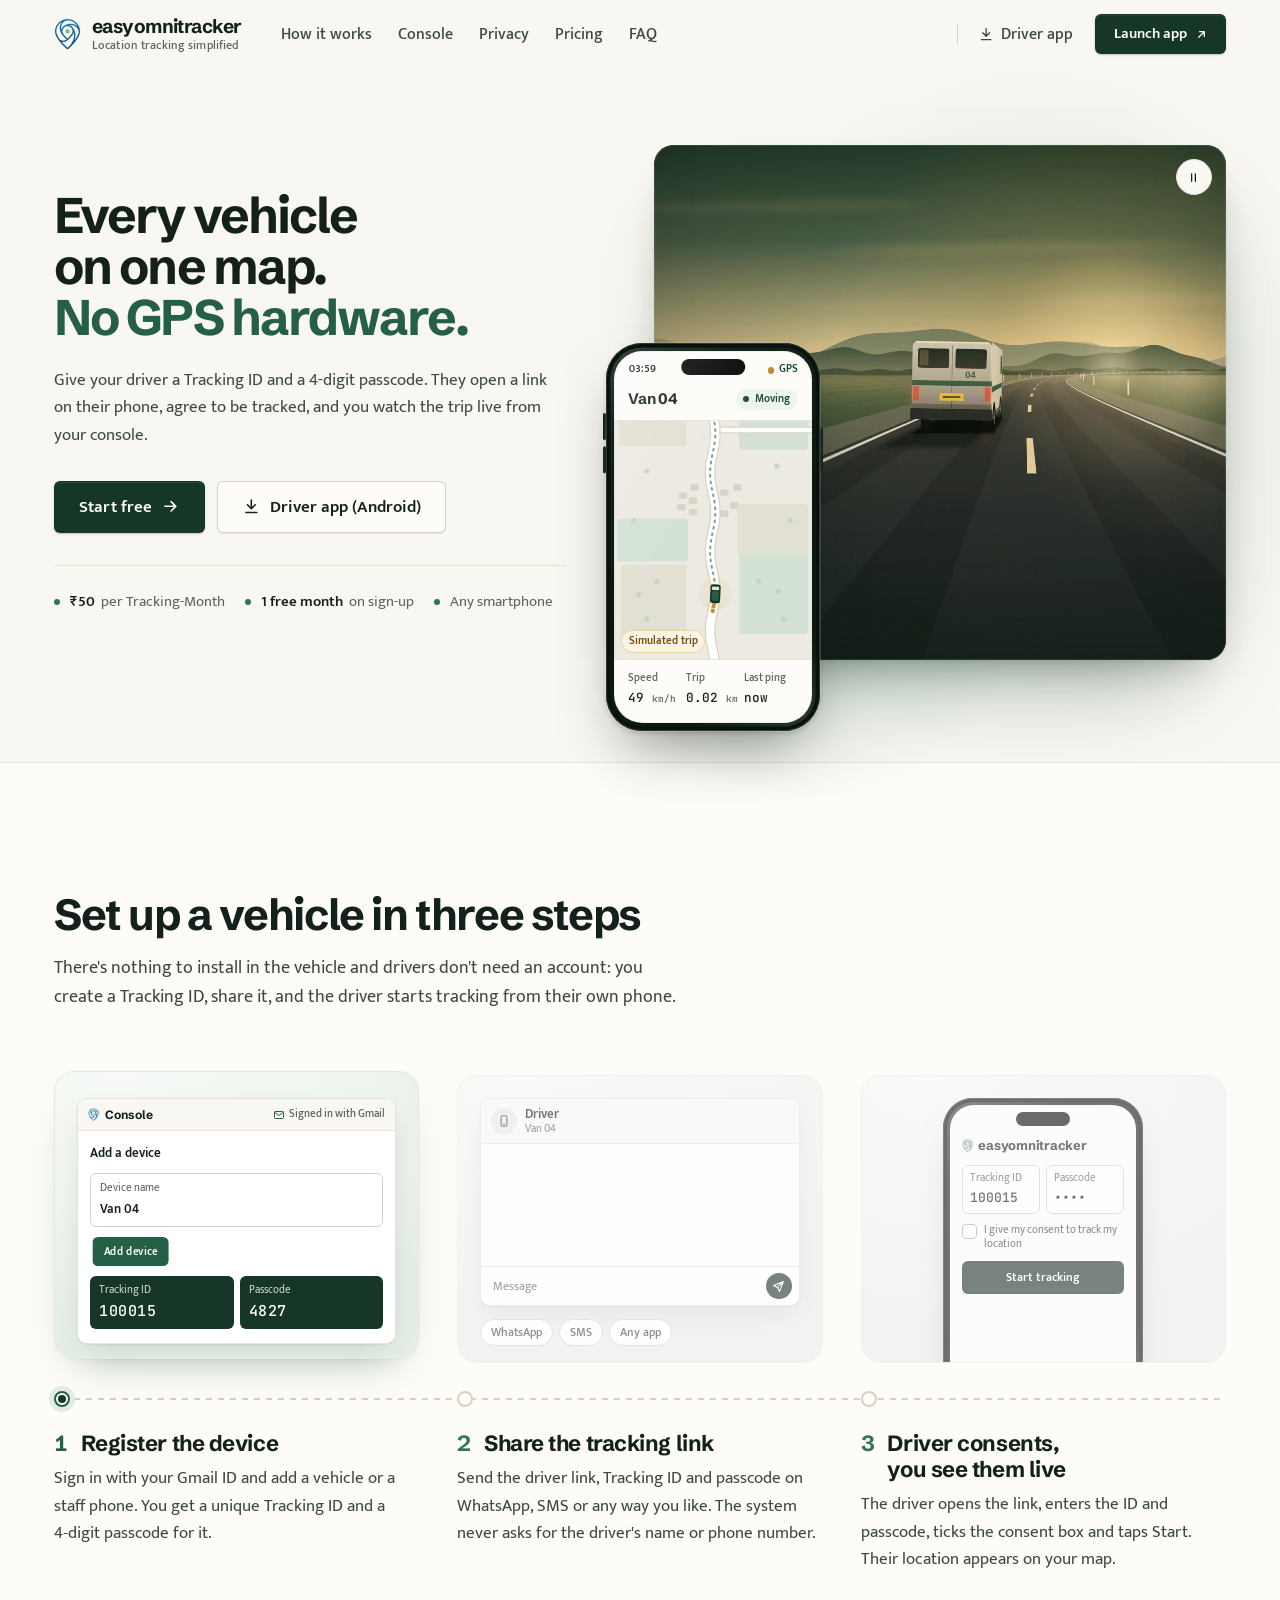
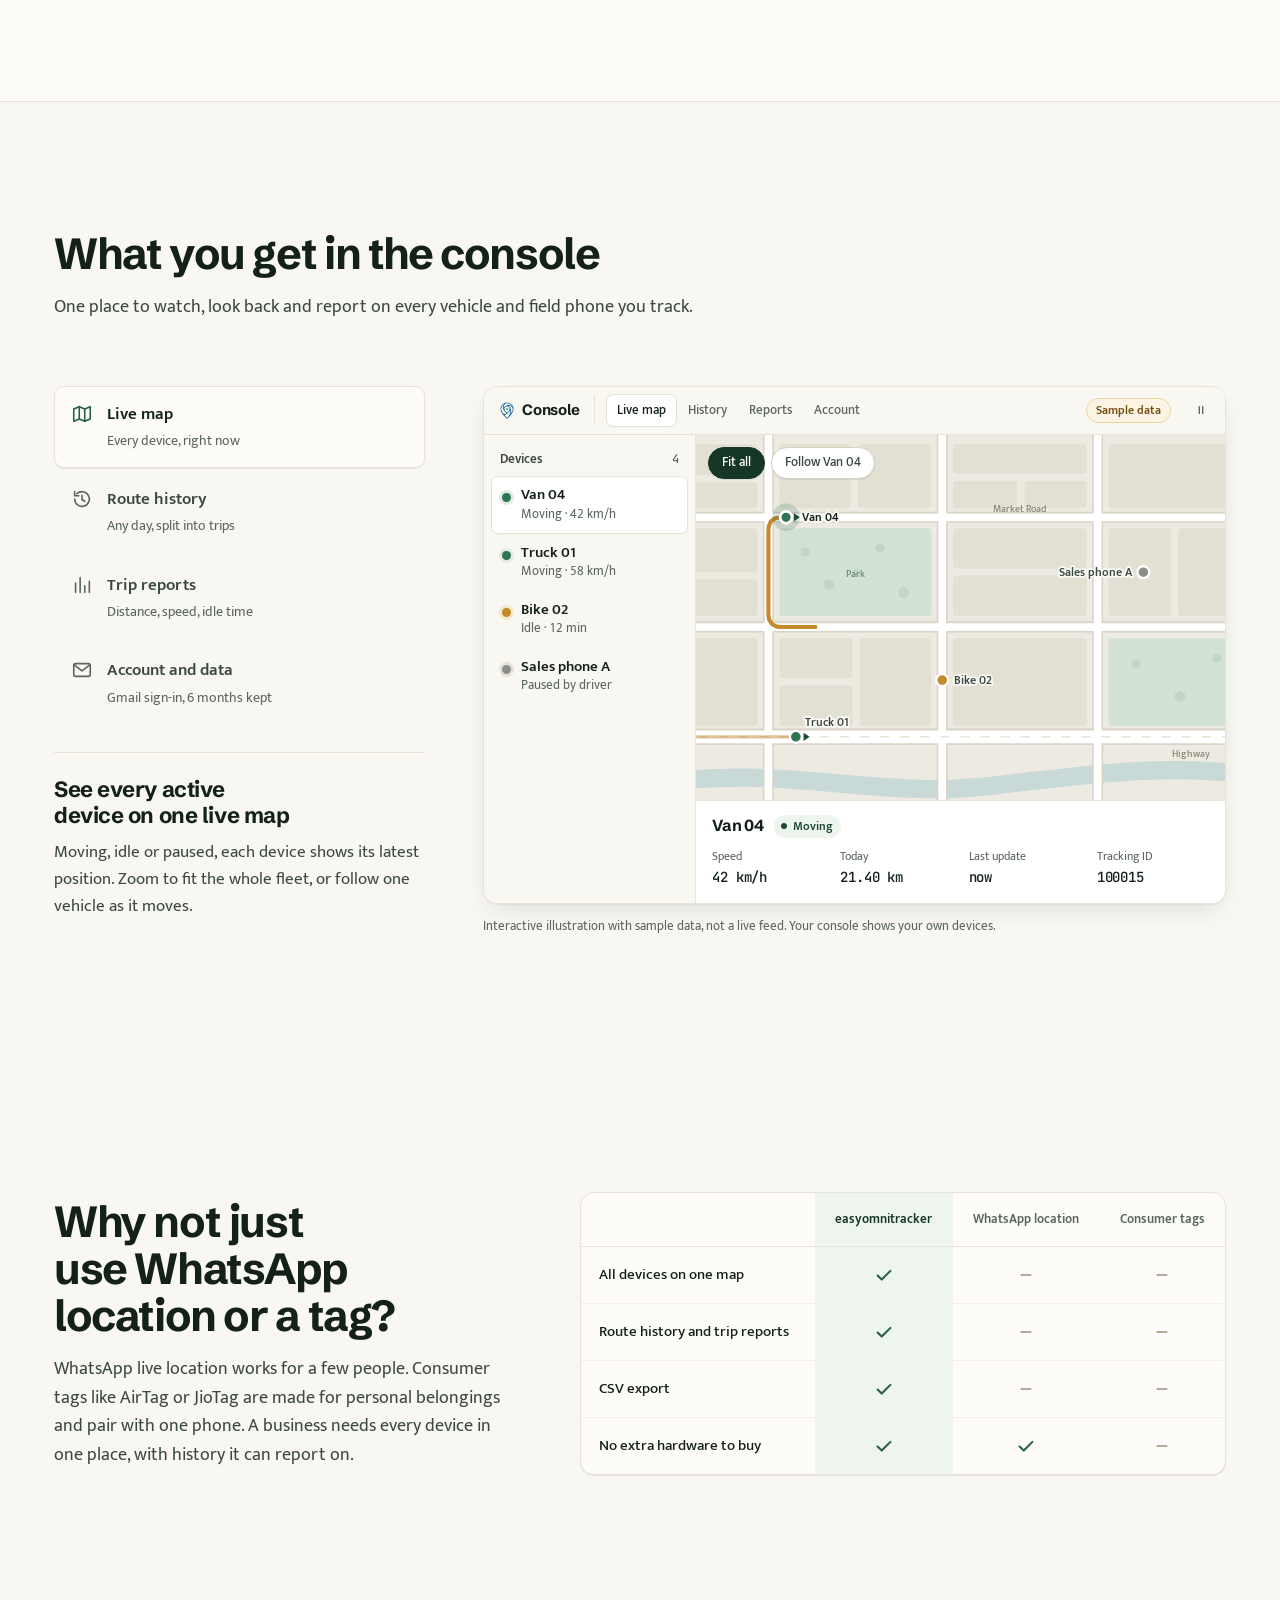
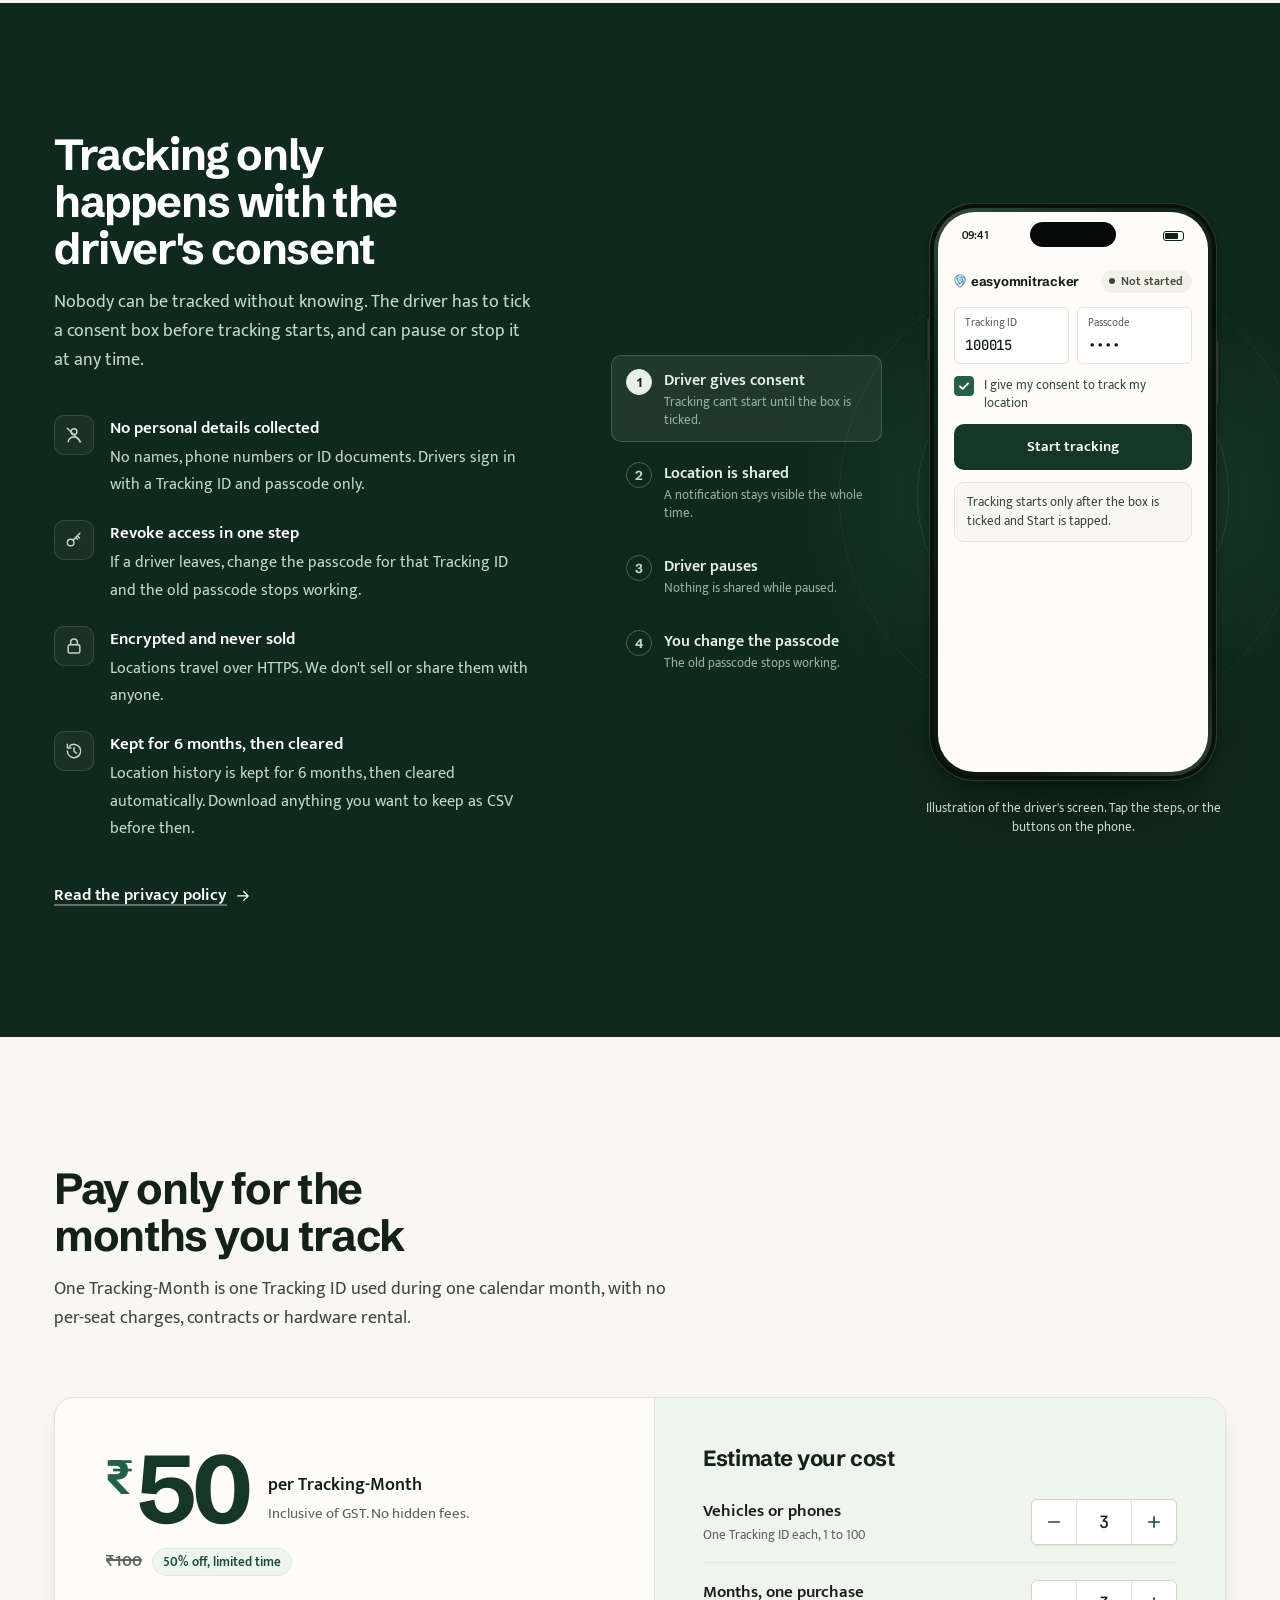
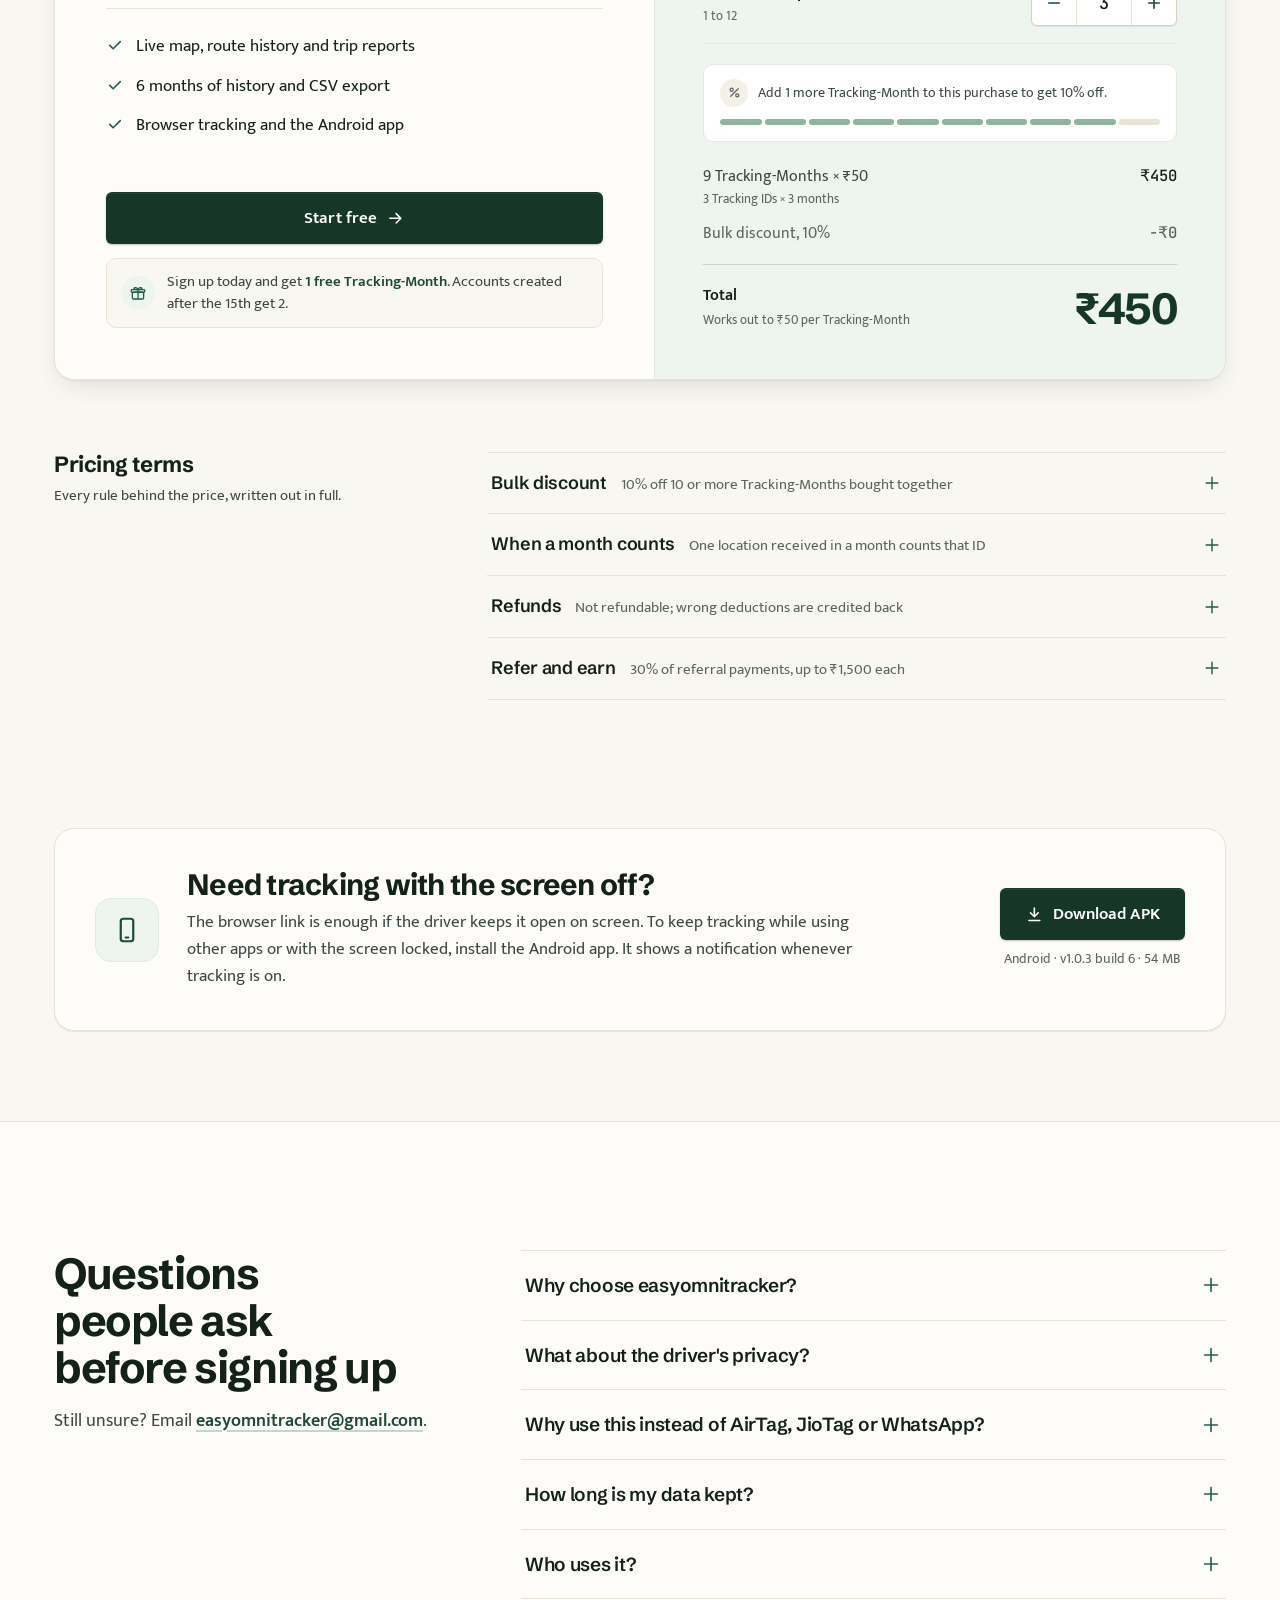
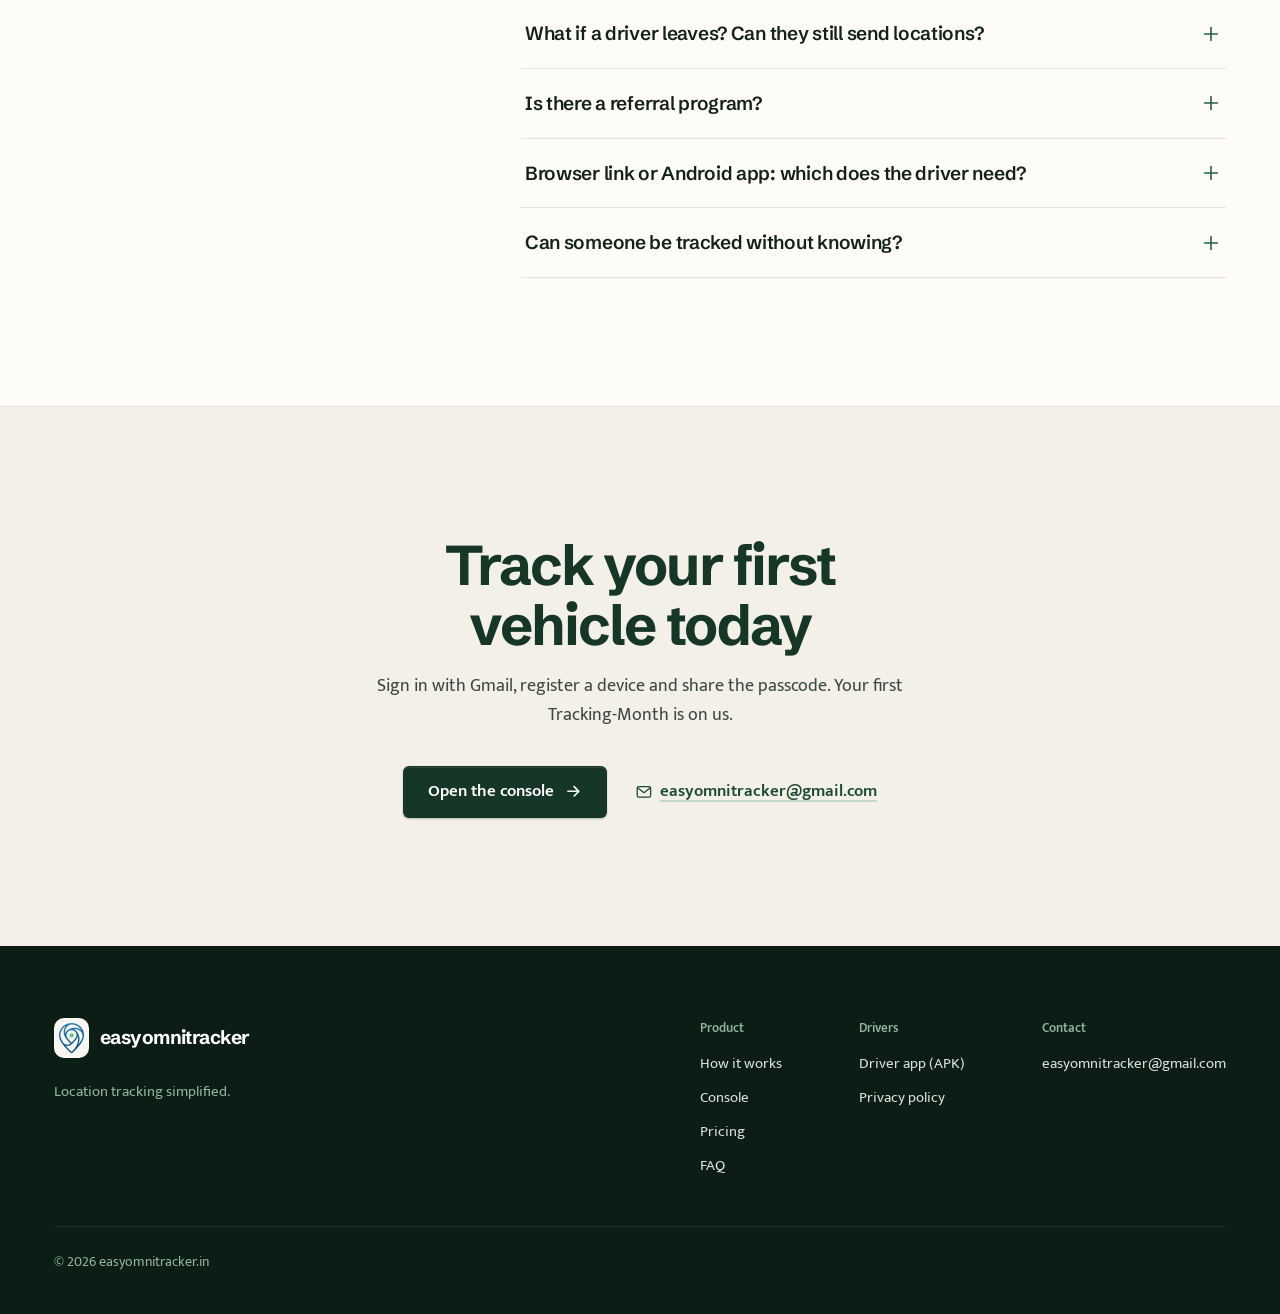
<file: index.html>
<!DOCTYPE html>
<html lang="en-IN">
<head>
    <meta charset="UTF-8">
    <meta name="viewport" content="width=device-width, initial-scale=1.0">
    <title>easyomnitracker | Track vehicles and field staff from any phone</title>
    <meta name="description" content="Track vehicles, delivery staff and field teams on one live map using the phones they already carry. No GPS hardware, no driver sign-up. ₹50 per Tracking-Month.">
    <meta name="theme-color" content="#163628">
    <meta property="og:title" content="easyomnitracker | Location tracking simplified">
    <meta property="og:description" content="Share a Tracking ID and passcode with your driver, and watch the trip live. No hardware needed.">
    <meta property="og:image" content="https://easyomnitracker.in/feature_graphic.jpg">
    <link rel="icon" type="image/png" href="assets/mark.png">

    <link rel="preload" href="assets/fonts/mukta-400-latin.woff2" as="font" type="font/woff2" crossorigin>
    <link rel="preload" href="assets/fonts/schibsted-grotesk-latin.woff2" as="font" type="font/woff2" crossorigin>
    <link rel="preload" href="assets/hero-highway-poster.webp" as="image" type="image/webp" fetchpriority="high">
    <link rel="stylesheet" href="assets/fonts.css">

    <link rel="stylesheet" href="styles.css">
    <script>document.documentElement.classList.add('js');</script>
</head>
<body>
    <svg class="sprite" aria-hidden="true" focusable="false">
        <symbol id="i-arrow" viewBox="0 0 24 24"><path d="M5 12h14M13 6l6 6-6 6"/></symbol>
        <symbol id="i-download" viewBox="0 0 24 24"><path d="M12 4v11M7 10l5 5 5-5M5 20h14"/></symbol>
        <symbol id="i-external" viewBox="0 0 24 24"><path d="M7.5 16.5 16.5 7.5M9 7.5h7.5V15"/></symbol>
        <symbol id="i-map" viewBox="0 0 24 24"><path d="M9 4 3 6.5v13.5L9 17.5l6 2.5 6-2.5V4l-6 2.5L9 4z"/><path d="M9 4v13.5M15 6.5V20"/></symbol>
        <symbol id="i-history" viewBox="0 0 24 24"><path d="M4 12a8 8 0 1 0 2.4-5.7"/><path d="M4 4v4.5h4.5M12 8v4.5l3 2"/></symbol>
        <symbol id="i-report" viewBox="0 0 24 24"><path d="M5 20V10M10 20V4M15 20v-7M20 20V8"/></symbol>
        <symbol id="i-account" viewBox="0 0 24 24"><rect x="3" y="5" width="18" height="14" rx="2"/><path d="m3.5 6.5 8.5 6.5 8.5-6.5"/></symbol>
        <symbol id="i-check" viewBox="0 0 24 24"><path d="m5 12.5 4.5 4.5L19 7.5"/></symbol>
        <symbol id="i-dash" viewBox="0 0 24 24"><path d="M7 12h10"/></symbol>
        <symbol id="i-pause" viewBox="0 0 24 24"><path d="M9 6v12M15 6v12"/></symbol>
        <symbol id="i-play" viewBox="0 0 24 24"><path d="M8 5.5v13l10.5-6.5L8 5.5z"/></symbol>
        <symbol id="i-plus" viewBox="0 0 24 24"><path d="M12 5v14M5 12h14"/></symbol>
        <symbol id="i-minus" viewBox="0 0 24 24"><path d="M5 12h14"/></symbol>
        <symbol id="i-shield" viewBox="0 0 24 24"><path d="M12 3 5 6v5.5c0 4.2 2.9 7.9 7 9.5 4.1-1.6 7-5.3 7-9.5V6l-7-3z"/><path d="m9 12 2 2 4-4"/></symbol>
        <symbol id="i-key" viewBox="0 0 24 24"><circle cx="8" cy="15" r="4"/><path d="m11 12 8-8M16 7l2.5 2.5M14 9l2 2"/></symbol>
        <symbol id="i-user-off" viewBox="0 0 24 24"><circle cx="12" cy="8" r="3.5"/><path d="M5 20c.8-3.5 3.6-5.5 7-5.5s6.2 2 7 5.5M4 4l16 16"/></symbol>
        <symbol id="i-lock" viewBox="0 0 24 24"><rect x="5" y="10.5" width="14" height="10" rx="2"/><path d="M8 10.5V7.5a4 4 0 0 1 8 0v3"/></symbol>
        <symbol id="i-hand" viewBox="0 0 24 24"><rect x="6" y="5" width="4" height="14" rx="1"/><rect x="14" y="5" width="4" height="14" rx="1"/></symbol>
        <symbol id="i-phone" viewBox="0 0 24 24"><rect x="7" y="3" width="10" height="18" rx="2"/><path d="M11 18h2"/></symbol>
        <symbol id="i-mail" viewBox="0 0 24 24"><rect x="3" y="5" width="18" height="14" rx="2"/><path d="m3.5 6.5 8.5 6.5 8.5-6.5"/></symbol>
        <symbol id="i-file" viewBox="0 0 24 24"><path d="M14 3H7a2 2 0 0 0-2 2v14a2 2 0 0 0 2 2h10a2 2 0 0 0 2-2V8l-5-5z"/><path d="M14 3v5h5M9 13h6M9 17h4"/></symbol>
        <symbol id="i-gift" viewBox="0 0 24 24"><rect x="4.5" y="11" width="15" height="9" rx="1.5"/><rect x="3" y="7.5" width="18" height="3.5" rx="1"/><path d="M12 7.5V20M12 7.5c-1.2-2.6-4.6-3.6-5.2-1.8-.5 1.6 2.2 1.8 5.2 1.8zM12 7.5c1.2-2.6 4.6-3.6 5.2-1.8.5 1.6-2.2 1.8-5.2 1.8z"/></symbol>
        <symbol id="i-percent" viewBox="0 0 24 24"><path d="M18 6 6 18"/><circle cx="7.5" cy="7.5" r="2.5"/><circle cx="16.5" cy="16.5" r="2.5"/></symbol>
        <symbol id="i-send" viewBox="0 0 24 24"><path d="M21 3 10 14M21 3l-7 18-4-7-7-4 18-7z"/></symbol>
        <symbol id="town-map" viewBox="0 0 640 400">
            <rect width="640" height="400" fill="var(--map-land)"/>
            <path d="M-10 381 C 120 360, 230 398, 350 384 S 560 358, 650 374" fill="none" stroke="var(--map-water)" stroke-width="20" stroke-linecap="round"/>
            <g fill="var(--map-block)">
                <rect x="12" y="10" width="86" height="34" rx="4"/><rect x="12" y="52" width="86" height="28" rx="4"/>
                <rect x="122" y="10" width="78" height="70" rx="4"/><rect x="208" y="10" width="80" height="70" rx="4"/>
                <rect x="312" y="10" width="146" height="32" rx="4"/><rect x="312" y="50" width="70" height="30" rx="4"/><rect x="390" y="50" width="68" height="30" rx="4"/>
                <rect x="482" y="10" width="146" height="70" rx="4"/>
                <rect x="12" y="102" width="86" height="48" rx="4"/><rect x="12" y="158" width="86" height="40" rx="4"/>
                <rect x="312" y="102" width="146" height="44" rx="4"/><rect x="312" y="154" width="146" height="44" rx="4"/>
                <rect x="482" y="102" width="68" height="96" rx="4"/><rect x="558" y="102" width="70" height="96" rx="4"/>
                <rect x="12" y="222" width="86" height="96" rx="4"/>
                <rect x="122" y="222" width="80" height="44" rx="4"/><rect x="122" y="274" width="80" height="44" rx="4"/><rect x="210" y="222" width="78" height="96" rx="4"/>
                <rect x="312" y="222" width="146" height="96" rx="4"/>
            </g>
            <rect x="122" y="102" width="166" height="96" rx="4" fill="var(--map-park)"/>
            <rect x="482" y="222" width="146" height="96" rx="4" fill="var(--map-park)"/>
            <g fill="#c3d6c4">
                <circle cx="150" cy="128" r="5"/><circle cx="176" cy="164" r="6"/><circle cx="232" cy="124" r="5"/><circle cx="258" cy="172" r="6"/><circle cx="206" cy="150" r="4"/>
                <circle cx="512" cy="250" r="5"/><circle cx="560" cy="286" r="6"/><circle cx="600" cy="244" r="5"/>
            </g>
            <g fill="none" stroke="var(--map-casing)" stroke-width="12">
                <path d="M110 -10 V410M300 -10 V410M470 -10 V410M-10 90 H650M-10 210 H650"/>
            </g>
            <path d="M-10 330 H650" fill="none" stroke="var(--map-casing)" stroke-width="18"/>
            <g fill="none" stroke="#fff" stroke-width="8.5">
                <path d="M110 -10 V410M300 -10 V410M470 -10 V410M-10 90 H650M-10 210 H650"/>
            </g>
            <path d="M-10 330 H650" fill="none" stroke="#fff" stroke-width="14"/>
            <path d="M-10 330 H650" fill="none" stroke="var(--map-casing)" stroke-width="1" stroke-dasharray="10 12"/>
            <g class="map-minor" fill="var(--map-label)" font-family="Mukta, sans-serif" font-size="11" font-weight="500">
                <text x="385" y="84" text-anchor="middle">Market Road</text>
                <text x="572" y="352" text-anchor="middle">Highway</text>
                <text x="205" y="155" text-anchor="middle" fill="#6f8a74">Park</text>
            </g>
        </symbol>
    </svg>

    <a class="skip-link" href="#main">Skip to content</a>

    <header class="site-header" data-header>
        <div class="container nav">
            <a class="brand" href="/">
                <img src="assets/mark.png" alt="" width="27" height="32">
                <span class="brand-text">
                    <span class="brand-word">easyomnitracker</span>
                    <span class="brand-tag">Location tracking simplified</span>
                </span>
            </a>
            <button class="menu-toggle" type="button" aria-expanded="false" aria-controls="nav-menu" data-menu-toggle>
                <span class="menu-icon" aria-hidden="true"><i></i><i></i></span>
                <span class="sr-only">Menu</span>
            </button>
            <nav class="nav-menu" id="nav-menu" aria-label="Main">
                <ul class="nav-links">
                    <li><a href="#how-it-works">How it works</a></li>
                    <li><a href="#features">Console</a></li>
                    <li><a href="#privacy">Privacy</a></li>
                    <li><a href="#pricing">Pricing</a></li>
                    <li><a href="#faq">FAQ</a></li>
                </ul>
                <div class="nav-actions">
                    <a class="nav-apk" href="/device-tracking-app.apk?v=1.0.3-b6" download>
                        <svg class="icon" aria-hidden="true"><use href="#i-download"/></svg><span>Driver app<span class="nav-apk-os"> (Android)</span></span>
                    </a>
                    <a class="btn btn-primary btn-sm nav-cta" href="https://app.easyomnitracker.in/" target="_blank" rel="noopener">
                        Launch app
                        <svg class="icon" aria-hidden="true"><use href="#i-external"/></svg>
                        <span class="sr-only">(opens in a new tab)</span>
                    </a>
                </div>
            </nav>
        </div>
        <div class="scroll-progress" aria-hidden="true"><span data-progress></span></div>
    </header>
    <div class="nav-scrim" data-nav-scrim aria-hidden="true"></div>

    <main id="main">
        <!-- Hero -->
        <section class="hero" id="home">
            <div class="container hero-grid">
                <div class="hero-copy">
                    <h1>Every vehicle on one map. <span class="h1-soft">No GPS hardware.</span></h1>
                    <p class="hero-lede">Give your driver a Tracking ID and a 4-digit passcode. They open a link on their phone, agree to be tracked, and you watch the trip live from your console.</p>
                    <div class="hero-actions">
                        <a class="btn btn-primary btn-lg" href="https://app.easyomnitracker.in/" target="_blank" rel="noopener">
                            Start free
                            <svg class="icon" aria-hidden="true"><use href="#i-arrow"/></svg>
                        </a>
                        <a class="btn btn-secondary btn-lg" href="/device-tracking-app.apk?v=1.0.3-b6" download>
                            <svg class="icon" aria-hidden="true"><use href="#i-download"/></svg>
                            Driver app (Android)
                        </a>
                    </div>
                    <ul class="hero-facts">
                        <li><strong>₹50</strong> per Tracking-Month</li>
                        <li><strong data-bonus-short>Free month</strong> on sign-up</li>
                        <li>Any smartphone</li>
                    </ul>
                </div>

                <div class="hero-stage" data-hero>
                    <div class="hero-film">
                        <video class="hero-video" autoplay muted loop playsinline disablepictureinpicture preload="auto" poster="assets/hero-highway-poster.webp" aria-hidden="true" tabindex="-1" data-hero-video>
                            <source src="assets/hero-highway.webm" type="video/webm">
                            <source src="assets/hero-highway.mp4" type="video/mp4">
                        </video>
                        <button class="motion-toggle" type="button" data-motion-toggle aria-pressed="false">
                            <svg class="icon icon-pause" aria-hidden="true"><use href="#i-pause"/></svg>
                            <svg class="icon icon-play" aria-hidden="true"><use href="#i-play"/></svg>
                            <span class="sr-only" data-motion-label>Pause animations</span>
                        </button>
                    </div>

                    <div class="hero-phone" data-sim data-mps="12" data-surge="1.6" data-loop="8" data-bend="96">
                        <div class="hp-notch" aria-hidden="true"></div>
                        <div class="hp-screen">
                            <div class="hp-bar" aria-hidden="true">
                                <span class="hp-time" data-clock>09:41</span>
                                <span class="hp-gps"><i class="gps-dot"></i>GPS</span>
                            </div>
                            <div class="hp-head">
                                <span class="hp-name">Van 04</span>
                                <span class="status" data-state="moving">Moving</span>
                            </div>
                            <div class="hp-map">
                                <svg viewBox="0 0 240 290" role="img" aria-labelledby="hp-map-title">
                                    <title id="hp-map-title">Simulated live map in follow mode: Van 04, the van in the film, travels an open highway past fields, a village and a river crossing, in step with the film.</title>
                                    <defs>
<g id="hp-tile">
<rect x="4" y="-112" width="86" height="52" rx="4" fill="var(--map-park)"/>
<rect x="150" y="-130" width="86" height="60" rx="4" fill="var(--map-block)"/>
<rect x="6" y="-270" width="82" height="70" rx="4" fill="var(--map-block)"/>
<rect x="152" y="-254" width="84" height="58" rx="4" fill="var(--map-park)"/>
<rect x="4" y="-348" width="90" height="48" rx="4" fill="var(--map-park)"/>
<rect x="150" y="-344" width="88" height="44" rx="4" fill="var(--map-block)"/>
<rect x="8" y="-536" width="80" height="96" rx="4" fill="var(--map-block)"/>
<rect x="152" y="-552" width="84" height="100" rx="4" fill="var(--map-park)"/>
<path d="M-10 -318 C 50 -338, 150 -300, 250 -332" fill="none" stroke="var(--map-water)" stroke-width="13" stroke-linecap="round"/>
<path d="M123.1 -220 H 250" fill="none" stroke="var(--map-casing)" stroke-width="8"/><path d="M123.1 -220 H 250" fill="none" stroke="#fff" stroke-width="5.5"/>
<path d="M122.8 -400 L -10 -384" fill="none" stroke="var(--map-casing)" stroke-width="7"/><path d="M122.8 -400 L -10 -384" fill="none" stroke="#fff" stroke-width="4.5"/>
<rect x="91" y="-124" width="10" height="8" rx="1.5" fill="var(--map-casing)"/>
<rect x="91" y="-138" width="10" height="8" rx="1.5" fill="var(--map-casing)"/>
<rect x="77" y="-130" width="10" height="8" rx="1.5" fill="var(--map-casing)"/>
<rect x="129" y="-122" width="10" height="8" rx="1.5" fill="var(--map-casing)"/>
<rect x="141" y="-132" width="10" height="8" rx="1.5" fill="var(--map-casing)"/>
<rect x="129" y="-148" width="10" height="8" rx="1.5" fill="var(--map-casing)"/>
<rect x="93" y="-154" width="10" height="8" rx="1.5" fill="var(--map-casing)"/>
<rect x="145" y="-154" width="10" height="8" rx="1.5" fill="var(--map-casing)"/>
<rect x="79" y="-144" width="10" height="8" rx="1.5" fill="var(--map-casing)"/>
<circle cx="30" cy="-20" r="3.2" fill="#c3d6c4"/>
<circle cx="52" cy="-36" r="3.2" fill="#c3d6c4"/>
<circle cx="200" cy="-24" r="3.2" fill="#c3d6c4"/>
<circle cx="176" cy="-36" r="3.2" fill="#c3d6c4"/>
<circle cx="214" cy="-110" r="3.2" fill="#c3d6c4"/>
<circle cx="24" cy="-110" r="3.2" fill="#c3d6c4"/>
<circle cx="40" cy="-170" r="3.2" fill="#c3d6c4"/>
<circle cx="198" cy="-176" r="3.2" fill="#c3d6c4"/>
<circle cx="60" cy="-250" r="3.2" fill="#c3d6c4"/>
<circle cx="186" cy="-252" r="3.2" fill="#c3d6c4"/>
<circle cx="214" cy="-262" r="3.2" fill="#c3d6c4"/>
<circle cx="30" cy="-352" r="3.2" fill="#c3d6c4"/>
<circle cx="200" cy="-360" r="3.2" fill="#c3d6c4"/>
<circle cx="70" cy="-380" r="3.2" fill="#c3d6c4"/>
<circle cx="176" cy="-404" r="3.2" fill="#c3d6c4"/>
<circle cx="40" cy="-470" r="3.2" fill="#c3d6c4"/>
<circle cx="206" cy="-470" r="3.2" fill="#c3d6c4"/>
<path d="M118.4 8.0 L119.2 4.0 L120.0 0.0 L120.8 -4.0 L121.6 -8.0 L122.3 -12.0 L122.8 -16.0 L123.1 -20.0 L123.2 -24.0 L123.1 -28.0 L122.8 -32.0 L122.3 -36.0 L121.6 -40.0 L120.8 -44.0 L120.0 -48.0 L119.2 -52.0 L118.4 -56.0 L117.7 -60.0 L117.2 -64.0 L116.9 -68.0 L116.8 -72.0 L116.9 -76.0 L117.2 -80.0 L117.7 -84.0 L118.4 -88.0 L119.2 -92.0 L120.0 -96.0 L120.8 -100.0 L121.6 -104.0 L122.3 -108.0 L122.8 -112.0 L123.1 -116.0 L123.2 -120.0 L123.1 -124.0 L122.8 -128.0 L122.3 -132.0 L121.6 -136.0 L120.8 -140.0 L120.0 -144.0 L119.2 -148.0 L118.4 -152.0 L117.7 -156.0 L117.2 -160.0 L116.9 -164.0 L116.8 -168.0 L116.9 -172.0 L117.2 -176.0 L117.7 -180.0 L118.4 -184.0 L119.2 -188.0 L120.0 -192.0 L120.8 -196.0 L121.6 -200.0 L122.3 -204.0 L122.8 -208.0 L123.1 -212.0 L123.2 -216.0 L123.1 -220.0 L122.8 -224.0 L122.3 -228.0 L121.6 -232.0 L120.8 -236.0 L120.0 -240.0 L119.2 -244.0 L118.4 -248.0 L117.7 -252.0 L117.2 -256.0 L116.9 -260.0 L116.8 -264.0 L116.9 -268.0 L117.2 -272.0 L117.7 -276.0 L118.4 -280.0 L119.2 -284.0 L120.0 -288.0 L120.8 -292.0 L121.6 -296.0 L122.3 -300.0 L122.8 -304.0 L123.1 -308.0 L123.2 -312.0 L123.1 -316.0 L122.8 -320.0 L122.3 -324.0 L121.6 -328.0 L120.8 -332.0 L120.0 -336.0 L119.2 -340.0 L118.4 -344.0 L117.7 -348.0 L117.2 -352.0 L116.9 -356.0 L116.8 -360.0 L116.9 -364.0 L117.2 -368.0 L117.7 -372.0 L118.4 -376.0 L119.2 -380.0 L120.0 -384.0 L120.8 -388.0 L121.6 -392.0 L122.3 -396.0 L122.8 -400.0 L123.1 -404.0 L123.2 -408.0 L123.1 -412.0 L122.8 -416.0 L122.3 -420.0 L121.6 -424.0 L120.8 -428.0 L120.0 -432.0 L119.2 -436.0 L118.4 -440.0 L117.7 -444.0 L117.2 -448.0 L116.9 -452.0 L116.8 -456.0 L116.9 -460.0 L117.2 -464.0 L117.7 -468.0 L118.4 -472.0 L119.2 -476.0 L120.0 -480.0 L120.8 -484.0 L121.6 -488.0" fill="none" stroke="var(--map-casing)" stroke-width="13" stroke-linejoin="round"/>
<path d="M118.4 8.0 L119.2 4.0 L120.0 0.0 L120.8 -4.0 L121.6 -8.0 L122.3 -12.0 L122.8 -16.0 L123.1 -20.0 L123.2 -24.0 L123.1 -28.0 L122.8 -32.0 L122.3 -36.0 L121.6 -40.0 L120.8 -44.0 L120.0 -48.0 L119.2 -52.0 L118.4 -56.0 L117.7 -60.0 L117.2 -64.0 L116.9 -68.0 L116.8 -72.0 L116.9 -76.0 L117.2 -80.0 L117.7 -84.0 L118.4 -88.0 L119.2 -92.0 L120.0 -96.0 L120.8 -100.0 L121.6 -104.0 L122.3 -108.0 L122.8 -112.0 L123.1 -116.0 L123.2 -120.0 L123.1 -124.0 L122.8 -128.0 L122.3 -132.0 L121.6 -136.0 L120.8 -140.0 L120.0 -144.0 L119.2 -148.0 L118.4 -152.0 L117.7 -156.0 L117.2 -160.0 L116.9 -164.0 L116.8 -168.0 L116.9 -172.0 L117.2 -176.0 L117.7 -180.0 L118.4 -184.0 L119.2 -188.0 L120.0 -192.0 L120.8 -196.0 L121.6 -200.0 L122.3 -204.0 L122.8 -208.0 L123.1 -212.0 L123.2 -216.0 L123.1 -220.0 L122.8 -224.0 L122.3 -228.0 L121.6 -232.0 L120.8 -236.0 L120.0 -240.0 L119.2 -244.0 L118.4 -248.0 L117.7 -252.0 L117.2 -256.0 L116.9 -260.0 L116.8 -264.0 L116.9 -268.0 L117.2 -272.0 L117.7 -276.0 L118.4 -280.0 L119.2 -284.0 L120.0 -288.0 L120.8 -292.0 L121.6 -296.0 L122.3 -300.0 L122.8 -304.0 L123.1 -308.0 L123.2 -312.0 L123.1 -316.0 L122.8 -320.0 L122.3 -324.0 L121.6 -328.0 L120.8 -332.0 L120.0 -336.0 L119.2 -340.0 L118.4 -344.0 L117.7 -348.0 L117.2 -352.0 L116.9 -356.0 L116.8 -360.0 L116.9 -364.0 L117.2 -368.0 L117.7 -372.0 L118.4 -376.0 L119.2 -380.0 L120.0 -384.0 L120.8 -388.0 L121.6 -392.0 L122.3 -396.0 L122.8 -400.0 L123.1 -404.0 L123.2 -408.0 L123.1 -412.0 L122.8 -416.0 L122.3 -420.0 L121.6 -424.0 L120.8 -428.0 L120.0 -432.0 L119.2 -436.0 L118.4 -440.0 L117.7 -444.0 L117.2 -448.0 L116.9 -452.0 L116.8 -456.0 L116.9 -460.0 L117.2 -464.0 L117.7 -468.0 L118.4 -472.0 L119.2 -476.0 L120.0 -480.0 L120.8 -484.0 L121.6 -488.0" fill="none" stroke="#fff" stroke-width="10" stroke-linejoin="round"/>
</g>

                                    </defs>
                                    <rect width="240" height="290" fill="var(--map-land)"/>
                                    <g data-world transform="translate(0 210)">
                                        <use href="#hp-tile" data-tile transform="translate(0 480)"/>
                                        <use href="#hp-tile" data-tile/>
                                        <use href="#hp-tile" data-tile transform="translate(0 -480)"/>
                                        <path class="route-plan" data-plan d="M120 0 L120 -240" fill="none"/>
                                        <path class="route-done" data-trail d="M120 0 L120 0" fill="none"/>
                                        <g class="pings" data-pings></g>
                                    </g>
                                    <g class="van" data-van transform="translate(120 210) rotate(-90)">
                                        <circle class="van-halo" r="15"/>
                                        <g transform="scale(.82)">
                                            <rect class="van-body" x="-14" y="-7.5" width="28" height="15" rx="3.5"/>
                                            <rect class="van-roof" x="-10.5" y="-5" width="14" height="10" rx="1.5"/>
                                            <rect class="van-glass" x="5.5" y="-5.5" width="5" height="11" rx="1.5"/>
                                        </g>
                                    </g>
                                </svg>
                                <span class="sim-tag">Simulated trip</span>
                            </div>
                            <dl class="hp-stats" aria-hidden="true">
                                <div><dt>Speed</dt><dd><span data-speed>0</span> <small>km/h</small></dd></div>
                                <div><dt>Trip</dt><dd><span data-dist>0.00</span> <small>km</small></dd></div>
                                <div><dt>Last ping</dt><dd data-last>now</dd></div>
                            </dl>
                        </div>
                    </div>
                </div>
            </div>
        </section>

        <!-- How it works -->
        <section class="section how" id="how-it-works">
            <div class="container">
                <div class="section-head">
                    <h2>Set up a vehicle in three steps</h2>
                    <p>There's nothing to install in the vehicle and drivers don't need an account: you create a Tracking ID, share it, and the driver starts tracking from their own phone.</p>
                </div>

                <div class="journey" data-journey>
                    <div class="jr-track" aria-hidden="true"><span class="jr-fill" data-jr-fill></span><span class="jr-mark" data-jr-mark></span></div>
                    <ol class="jr-steps">
                        <li class="jr-step" data-jr-step>
                            <div class="jr-stage jr-reg" aria-hidden="true">
                                <div class="jr-win">
                                    <div class="jr-win-bar">
                                        <img src="assets/mark.png" alt="" width="11" height="13"><span>Console</span>
                                        <span class="jr-gmail"><svg class="icon"><use href="#i-mail"/></svg>Signed in with Gmail</span>
                                    </div>
                                    <div class="jr-win-body">
                                        <span class="jr-form-title">Add a device</span>
                                        <span class="jr-field"><span class="jr-field-k">Device name</span><span class="vg-typed" data-type="Van 04">Van 04</span></span>
                                        <span class="jr-btn" data-jr-press>Add device</span>
                                        <span class="vg-result jr-result">
                                            <span><span class="vg-k">Tracking ID</span><span class="vg-v mono">100015</span></span>
                                            <span><span class="vg-k">Passcode</span><span class="vg-v mono">4827</span></span>
                                        </span>
                                    </div>
                                </div>
                            </div>
                            <span class="jr-node" data-jr-node aria-hidden="true"></span>
                            <div class="jr-text">
                                <h3><span class="jr-n">1</span>Register the device</h3>
                                <p>Sign in with your Gmail ID and add a vehicle or a staff phone. You get a unique Tracking ID and a 4&#8209;digit passcode for it.</p>
                            </div>
                        </li>
                        <li class="jr-step" data-jr-step>
                            <div class="jr-stage jr-share" aria-hidden="true">
                                <div class="jr-chat">
                                    <div class="jr-chat-head">
                                        <span class="jr-avatar"><svg class="icon"><use href="#i-phone"/></svg></span>
                                        <span><strong>Driver</strong><small>Van 04</small></span>
                                    </div>
                                    <div class="jr-chat-body">
                                        <div class="jr-bubble">
                                            <p>Please start tracking for today's route.</p>
                                            <p class="mono">ID 100015 · Passcode 4827</p>
                                            <span class="vg-link">Open driver link</span>
                                            <span class="jr-sent"><svg class="icon"><use href="#i-check"/></svg>Sent</span>
                                        </div>
                                    </div>
                                    <div class="jr-compose"><span>Message</span><span class="jr-send" data-jr-press><svg class="icon"><use href="#i-send"/></svg></span></div>
                                </div>
                                <div class="jr-channels"><span>WhatsApp</span><span>SMS</span><span>Any app</span></div>
                            </div>
                            <span class="jr-node" data-jr-node aria-hidden="true"></span>
                            <div class="jr-text">
                                <h3><span class="jr-n">2</span>Share the tracking link</h3>
                                <p>Send the driver link, Tracking ID and passcode on WhatsApp, SMS or any way you like. The system never asks for the driver's name or phone number.</p>
                            </div>
                        </li>
                        <li class="jr-step" data-jr-step>
                            <div class="jr-stage jr-driver" aria-hidden="true">
                                <div class="jr-phone">
                                    <div class="jr-screen">
                                        <span class="jr-ph-title"><img src="assets/mark.png" alt="" width="11" height="13">easyomnitracker</span>
                                        <span class="jr-ph-fields">
                                            <span><span class="jr-field-k">Tracking ID</span><span class="mono">100015</span></span>
                                            <span><span class="jr-field-k">Passcode</span><span class="mono">••••</span></span>
                                        </span>
                                        <span class="vg-consent"><span class="vg-box"><svg class="icon"><use href="#i-check"/></svg></span>I give my consent to track my location</span>
                                        <span class="jr-ph-btn" data-jr-press>Start tracking</span>
                                        <span class="vg-status"><i></i>Status: Running</span>
                                    </div>
                                </div>
                            </div>
                            <span class="jr-node jr-node-live" data-jr-node aria-hidden="true"></span>
                            <div class="jr-text">
                                <h3><span class="jr-n">3</span>Driver consents, you see them live</h3>
                                <p>The driver opens the link, enters the ID and passcode, ticks the consent box and taps Start. Their location appears on your map.</p>
                            </div>
                        </li>
                    </ol>
                </div>
            </div>
        </section>

        <!-- Console features -->
        <section class="section features" id="features">
            <div class="container showcase" data-tabs data-showcase>
                <div class="section-head">
                    <h2>What you get in the console</h2>
                    <p>One place to watch, look back and report on every vehicle and field phone you track.</p>
                </div>
                <div class="sc-side">
                    <div class="sc-tabs" role="tablist" aria-label="Console features" aria-orientation="vertical">
                        <span class="sc-tab-ind" aria-hidden="true" data-tab-ind></span>
                        <button class="tab" type="button" role="tab" id="tab-live" aria-controls="panel-live" aria-selected="true" aria-describedby="copy-live">
                            <svg class="icon" aria-hidden="true"><use href="#i-map"/></svg>
                            <span><strong>Live map</strong><small>Every device, right now</small></span>
                        </button>
                        <button class="tab" type="button" role="tab" id="tab-history" aria-controls="panel-history" aria-selected="false" aria-describedby="copy-history" tabindex="-1">
                            <svg class="icon" aria-hidden="true"><use href="#i-history"/></svg>
                            <span><strong>Route history</strong><small>Any day, split into trips</small></span>
                        </button>
                        <button class="tab" type="button" role="tab" id="tab-reports" aria-controls="panel-reports" aria-selected="false" aria-describedby="copy-reports" tabindex="-1">
                            <svg class="icon" aria-hidden="true"><use href="#i-report"/></svg>
                            <span><strong>Trip reports</strong><small>Distance, speed, idle time</small></span>
                        </button>
                        <button class="tab" type="button" role="tab" id="tab-account" aria-controls="panel-account" aria-selected="false" aria-describedby="copy-account" tabindex="-1">
                            <svg class="icon" aria-hidden="true"><use href="#i-account"/></svg>
                            <span><strong>Account and data</strong><small>Gmail sign-in, 6 months kept</small></span>
                        </button>
                    </div>

                    <div class="sc-copy">
                        <div class="sc-copy-item" id="copy-live" data-copy-for="tab-live">
                            <h3>See every active device on one live map</h3>
                            <p>Moving, idle or paused, each device shows its latest position. Zoom to fit the whole fleet, or follow one vehicle as it moves.</p>
                        </div>
                        <div class="sc-copy-item" id="copy-history" data-copy-for="tab-history" hidden>
                            <h3>Scrub back through any day</h3>
                            <p>Pick a date range and the route history is split into separate trips automatically. A new trip starts whenever the device has been idle for more than 5 minutes.</p>
                        </div>
                        <div class="sc-copy-item" id="copy-reports" data-copy-for="tab-reports" hidden>
                            <h3>Trip reports, calculated for you</h3>
                            <p>For each trip you get total distance, moving hours, idle time, and average and top speed. Download it as CSV to work with in Excel or your own tools.</p>
                        </div>
                        <div class="sc-copy-item" id="copy-account" data-copy-for="tab-account" hidden>
                            <h3>One Gmail ID runs the whole account</h3>
                            <p>No enterprise sign-up forms. Your tracking history is kept on our servers for 6 months, then cleared automatically to keep things fast. Download anything you want to keep as CSV before then.</p>
                        </div>
                    </div>
                </div>

                <figure class="sc-frame">
                    <div class="sc-window">
                    <div class="sc-bar">
                        <span class="sc-app"><img src="assets/mark.png" alt="" width="14" height="17">Console</span>
                        <span class="sc-crumbs" aria-hidden="true">
                            <span data-crumb="tab-live" class="is-on">Live map</span>
                            <span data-crumb="tab-history">History</span>
                            <span data-crumb="tab-reports">Reports</span>
                            <span data-crumb="tab-account">Account</span>
                        </span>
                        <span class="sim-tag sc-sample">Sample data</span>
                        <button class="sc-motion" type="button" data-sc-motion aria-pressed="false">
                            <svg class="icon icon-pause" aria-hidden="true"><use href="#i-pause"/></svg>
                            <svg class="icon icon-play" aria-hidden="true"><use href="#i-play"/></svg>
                            <span class="sr-only" data-sc-motion-label>Pause the demo</span>
                        </button>
                    </div>

                    <div class="sc-panels">
                        <!-- Live map -->
                        <div class="panel sc-view sc-live" role="tabpanel" id="panel-live" aria-labelledby="tab-live" tabindex="0" data-live>
                            <div class="sc-list">
                                <div class="sc-list-head"><span>Devices</span><span class="mono">4</span></div>
                                <ul class="sc-devices">
                                    <li><button class="sc-dev" type="button" data-select="van04" aria-pressed="true"><span class="dev-dot is-moving"></span><span class="sc-dev-name">Van 04</span><span class="sc-dev-meta" data-meta="van04">Moving · 42 km/h</span></button></li>
                                    <li><button class="sc-dev" type="button" data-select="truck01" aria-pressed="false"><span class="dev-dot is-moving"></span><span class="sc-dev-name">Truck 01</span><span class="sc-dev-meta" data-meta="truck01">Moving · 58 km/h</span></button></li>
                                    <li><button class="sc-dev" type="button" data-select="bike02" aria-pressed="false"><span class="dev-dot is-idle"></span><span class="sc-dev-name">Bike 02</span><span class="sc-dev-meta">Idle · 12 min</span></button></li>
                                    <li><button class="sc-dev" type="button" data-select="phoneA" aria-pressed="false"><span class="dev-dot is-paused"></span><span class="sc-dev-name">Sales phone A</span><span class="sc-dev-meta">Paused by driver</span></button></li>
                                </ul>
                            </div>
                            <div class="sc-main">
                                <div class="sc-map">
                                    <svg viewBox="0 0 640 400" preserveAspectRatio="xMidYMid slice" role="img" aria-labelledby="sc-live-title" data-map>
                                        <title id="sc-live-title">Sample live map: Van 04 and Truck 01 moving, Bike 02 idle, Sales phone A paused.</title>
                                        <use href="#town-map" width="640" height="400"/>
                                        <path class="sc-geo" data-path="van04" d="M110 196 V104 Q110 90 124 90 H456 Q470 90 470 104 V196 Q470 210 456 210 H124 Q110 210 110 196 Z"/>
                                        <path class="sc-geo" data-path="truck01" d="M-60 330 H700"/>
                                        <path class="route-done sc-trail-soft" data-trail="truck01" d="M0 0"/>
                                        <path class="route-done" data-trail="van04" d="M0 0"/>
                                        <g class="pings" data-pings></g>
                                        <g class="sc-mk" data-marker="phoneA" data-state="paused" transform="translate(520 150)"><circle class="mk-halo" r="15"/><circle class="mk-dot" r="6.5"/><text class="mk-label mk-label-l" x="-13" y="4.5">Sales phone A</text></g>
                                        <g class="sc-mk" data-marker="bike02" data-state="idle" transform="translate(300 268)"><circle class="mk-halo" r="15"/><circle class="mk-dot" r="6.5"/><text class="mk-label" x="13" y="4.5">Bike 02</text></g>
                                        <g class="sc-mk" data-marker="truck01" data-state="moving" transform="translate(140 330)"><circle class="mk-halo" r="15"/><path class="mk-dir" d="M-4.5 -8.5 L0 -15 L4.5 -8.5Z"/><circle class="mk-dot" r="6.5"/><text class="mk-label" x="10" y="-12">Truck 01</text></g>
                                        <g class="sc-mk is-selected" data-marker="van04" data-state="moving" transform="translate(110 150)"><circle class="mk-halo" r="15"/><path class="mk-dir" d="M-4.5 -8.5 L0 -15 L4.5 -8.5Z"/><circle class="mk-dot" r="6.5"/><text class="mk-label" x="17" y="4.5">Van 04</text></g>
                                    </svg>
                                    <div class="sc-map-tools">
                                        <button class="map-btn" type="button" data-fit aria-pressed="true">Fit all</button>
                                        <button class="map-btn" type="button" data-follow aria-pressed="false">Follow <span data-follow-name>Van 04</span></button>
                                    </div>
                                </div>
                                <div class="sc-dock" data-dock>
                                    <div class="sc-dock-head">
                                        <strong data-v="name">Van 04</strong>
                                        <span class="status" data-state="moving" data-v="status">Moving</span>
                                    </div>
                                    <dl class="sc-facts">
                                        <div><dt>Speed</dt><dd class="mono" data-v="speed">42 km/h</dd></div>
                                        <div><dt>Today</dt><dd class="mono" data-v="today">21.40 km</dd></div>
                                        <div><dt>Last update</dt><dd class="mono" data-v="seen">now</dd></div>
                                        <div><dt>Tracking ID</dt><dd class="mono" data-v="id">100015</dd></div>
                                    </dl>
                                </div>
                            </div>
                        </div>

                        <!-- Route history -->
                        <div class="panel sc-view sc-history" role="tabpanel" id="panel-history" aria-labelledby="tab-history" tabindex="0" hidden data-history>
                            <div class="sc-list">
                                <div class="sc-list-head"><span>Van 04</span><span class="mono">3 trips</span></div>
                                <div class="sc-range" role="group" aria-label="Date range (sample)"><span class="chip">Today</span><span class="chip chip-on">Yesterday</span><span class="chip">7 days</span></div>
                                <ul class="sc-trips">
                                    <li><button class="sc-trip" type="button" data-trip="0" aria-pressed="true"><span class="sc-trip-n">Trip 1</span><span class="sc-trip-t mono">08:10 to 10:02</span><span class="sc-trip-d mono">38.2 km</span></button></li>
                                    <li><button class="sc-trip" type="button" data-trip="1" aria-pressed="false"><span class="sc-trip-n">Trip 2</span><span class="sc-trip-t mono">10:46 to 12:56</span><span class="sc-trip-d mono">24.6 km</span></button></li>
                                    <li><button class="sc-trip" type="button" data-trip="2" aria-pressed="false"><span class="sc-trip-n">Trip 3</span><span class="sc-trip-t mono">14:20 to 15:52</span><span class="sc-trip-d mono">17.9 km</span></button></li>
                                </ul>
                            </div>
                            <div class="sc-main">
                                <div class="sc-map">
                                    <svg viewBox="0 0 640 400" preserveAspectRatio="xMidYMid slice" role="img" aria-labelledby="sc-hist-title" data-hist-map>
                                        <title id="sc-hist-title">Sample route history for Van 04 yesterday: three trips, with idle stops of 44 minutes and 1 hour 24 minutes between them.</title>
                                        <use href="#town-map" width="640" height="400"/>
                                        <path class="sc-tripline" data-tripline="0" d="M110 330 V104 Q110 90 124 90 H470"/>
                                        <path class="sc-tripline" data-tripline="1" d="M470 90 V316 Q470 330 456 330 H314 Q300 330 300 316 V270"/>
                                        <path class="sc-tripline" data-tripline="2" d="M300 270 V224 Q300 210 286 210 H124 Q110 210 110 224 V330"/>
                                        <circle class="stop-end" cx="110" cy="330" r="6"/>
                                        <circle class="stop-dot" cx="470" cy="90" r="6"/>
                                        <circle class="stop-dot" cx="300" cy="270" r="6"/>
                                        <g class="sc-stop-tag" transform="translate(484 72)"><g class="tag-in"><rect width="78" height="20" rx="10"/><text x="39" y="14">Idle 44 min</text></g></g>
                                        <g class="sc-stop-tag" transform="translate(314 252)"><g class="tag-in"><rect width="84" height="20" rx="10"/><text x="42" y="14">Idle 1h 24m</text></g></g>
                                        <g class="sc-play" data-play transform="translate(110 330)"><circle class="mk-halo" r="14"/><circle class="mk-dot" r="6"/></g>
                                    </svg>
                                </div>
                                <div class="sc-dock sc-dock-history">
                                    <div class="timeline">
                                        <div class="tl-axis" aria-hidden="true"><span>06:00</span><span>10:00</span><span>14:00</span><span>18:00</span><span>22:00</span></div>
                                        <div class="tl-track">
                                            <button class="tl-seg" type="button" data-trip="0" style="--a:13.54%;--b:25.21%" aria-label="Trip 1, 08:10 to 10:02"></button>
                                            <button class="tl-seg" type="button" data-trip="1" style="--a:29.79%;--b:43.33%" aria-label="Trip 2, 10:46 to 12:56"></button>
                                            <button class="tl-seg" type="button" data-trip="2" style="--a:52.08%;--b:61.67%" aria-label="Trip 3, 14:20 to 15:52"></button>
                                        </div>
                                    </div>
                                    <dl class="sc-facts" data-trip-facts>
                                        <div><dt>Distance</dt><dd class="mono" data-t="dist">38.2 km</dd></div>
                                        <div><dt>Moving</dt><dd class="mono" data-t="moving">1h 34m</dd></div>
                                        <div><dt>Idle</dt><dd class="mono" data-t="idle">18m</dd></div>
                                        <div><dt>Avg / top</dt><dd class="mono" data-t="speed">24 / 58 km/h</dd></div>
                                    </dl>
                                </div>
                            </div>
                        </div>

                        <!-- Trip reports -->
                        <div class="panel sc-view sc-reports" role="tabpanel" id="panel-reports" aria-labelledby="tab-reports" tabindex="0" hidden>
                            <span id="analytics" class="anchor-alias"></span>
                            <div class="sc-view-head">
                                <div><strong>Trip report</strong><span>Van 04 · Yesterday</span></div>
                                <span class="chip chip-file"><svg class="icon" aria-hidden="true"><use href="#i-file"/></svg>Export CSV</span>
                            </div>
                            <div class="report">
                                <table>
                                    <caption class="sr-only">Sample trip report for Van 04, yesterday</caption>
                                    <thead><tr><th scope="col">Trip</th><th scope="col">Time</th><th scope="col">Distance</th><th scope="col">Moving</th><th scope="col">Idle</th><th scope="col">Avg</th><th scope="col">Top</th></tr></thead>
                                    <tbody>
                                        <tr><th scope="row">Trip 1</th><td>08:10–10:02</td><td><span class="rp-bar" style="--w:100%"></span><span data-count="38.2" data-dec="1">38.2</span> km</td><td>1h 34m</td><td>18m</td><td><span data-count="24">24</span> km/h</td><td><span data-count="58">58</span> km/h</td></tr>
                                        <tr><th scope="row">Trip 2</th><td>10:46–12:56</td><td><span class="rp-bar" style="--w:64.4%"></span><span data-count="24.6" data-dec="1">24.6</span> km</td><td>1h 22m</td><td>48m</td><td><span data-count="18">18</span> km/h</td><td><span data-count="46">46</span> km/h</td></tr>
                                        <tr><th scope="row">Trip 3</th><td>14:20–15:52</td><td><span class="rp-bar" style="--w:46.9%"></span><span data-count="17.9" data-dec="1">17.9</span> km</td><td>1h 05m</td><td>27m</td><td><span data-count="17">17</span> km/h</td><td><span data-count="41">41</span> km/h</td></tr>
                                    </tbody>
                                    <tfoot>
                                        <tr><th scope="row">Day</th><td>08:10–15:52</td><td><span data-count="80.7" data-dec="1">80.7</span> km</td><td>4h 01m</td><td>1h 33m</td><td>20 km/h</td><td>58 km/h</td></tr>
                                    </tfoot>
                                </table>
                            </div>
                            <p class="sc-note">Trips split wherever the device was idle for more than 5 minutes.</p>
                        </div>

                        <!-- Account and data -->
                        <div class="panel sc-view sc-account" role="tabpanel" id="panel-account" aria-labelledby="tab-account" tabindex="0" hidden>
                            <div class="sc-acc">
                                <div class="sc-acc-row">
                                    <span class="sc-acc-ico"><svg class="icon" aria-hidden="true"><use href="#i-mail"/></svg></span>
                                    <span><strong>Signed in with Gmail</strong><small>One Gmail ID for the whole account</small></span>
                                </div>
                                <div class="sc-acc-devices">
                                    <div class="sc-list-head"><span>Tracking IDs</span><span class="mono">4</span></div>
                                    <ul>
                                        <li><span class="mono">100015</span><span>Van 04</span><span class="mono sc-pass">••••</span><span class="chip">Change passcode</span></li>
                                        <li><span class="mono">100016</span><span>Truck 01</span><span class="mono sc-pass">••••</span><span class="chip">Change passcode</span></li>
                                        <li><span class="mono">100017</span><span>Bike 02</span><span class="mono sc-pass">••••</span><span class="chip">Change passcode</span></li>
                                        <li><span class="mono">100018</span><span>Sales phone A</span><span class="mono sc-pass">••••</span><span class="chip">Change passcode</span></li>
                                    </ul>
                                    <p class="sc-note">Changing a passcode revokes access for anyone still using the old one.</p>
                                </div>
                            </div>
                            <div class="retention">
                                <div class="ret-head"><span>Kept for 6 months</span><span class="mono">then cleared</span></div>
                                <div class="ret-bars" aria-hidden="true">
                                    <span>M1</span><span>M2</span><span>M3</span><span>M4</span><span>M5</span><span>M6</span><span class="ret-out">M7</span>
                                </div>
                            </div>
                        </div>
                    </div>
                    </div>
                    <figcaption class="sc-caption">Interactive illustration with sample data, not a live feed. Your console shows your own devices.</figcaption>
                </figure>
            </div>
        </section>

        <!-- Comparison -->
        <section class="section compare">
            <div class="container compare-grid">
                <div class="section-head section-head-left">
                    <h2>Why not just use WhatsApp location or a tag?</h2>
                    <p>WhatsApp live location works for a few people. Consumer tags like AirTag or JioTag are made for personal belongings and pair with one phone. A business needs every device in one place, with history it can report on.</p>
                </div>
                <div class="table-wrap">
                    <table class="compare-table">
                        <thead>
                            <tr><th scope="col"><span class="sr-only">Capability</span></th><th scope="col" class="col-us">easyomnitracker</th><th scope="col">WhatsApp location</th><th scope="col">Consumer tags</th></tr>
                        </thead>
                        <tbody>
                            <tr><th scope="row">All devices on one map</th><td class="col-us"><svg class="icon yes" aria-hidden="true"><use href="#i-check"/></svg><span class="sr-only">Yes</span></td><td><svg class="icon no" aria-hidden="true"><use href="#i-dash"/></svg><span class="sr-only">No</span></td><td><svg class="icon no" aria-hidden="true"><use href="#i-dash"/></svg><span class="sr-only">No</span></td></tr>
                            <tr><th scope="row">Route history and trip reports</th><td class="col-us"><svg class="icon yes" aria-hidden="true"><use href="#i-check"/></svg><span class="sr-only">Yes</span></td><td><svg class="icon no" aria-hidden="true"><use href="#i-dash"/></svg><span class="sr-only">No</span></td><td><svg class="icon no" aria-hidden="true"><use href="#i-dash"/></svg><span class="sr-only">No</span></td></tr>
                            <tr><th scope="row">CSV export</th><td class="col-us"><svg class="icon yes" aria-hidden="true"><use href="#i-check"/></svg><span class="sr-only">Yes</span></td><td><svg class="icon no" aria-hidden="true"><use href="#i-dash"/></svg><span class="sr-only">No</span></td><td><svg class="icon no" aria-hidden="true"><use href="#i-dash"/></svg><span class="sr-only">No</span></td></tr>
                            <tr><th scope="row">No extra hardware to buy</th><td class="col-us"><svg class="icon yes" aria-hidden="true"><use href="#i-check"/></svg><span class="sr-only">Yes</span></td><td><svg class="icon yes" aria-hidden="true"><use href="#i-check"/></svg><span class="sr-only">Yes</span></td><td><svg class="icon no" aria-hidden="true"><use href="#i-dash"/></svg><span class="sr-only">No</span></td></tr>
                        </tbody>
                    </table>
                </div>
            </div>
        </section>

        <!-- Privacy band -->
        <section class="band band-forest trust" id="privacy">
            <div class="container trust-grid">
                <div class="trust-copy">
                    <h2>Tracking only happens with the driver's consent</h2>
                    <p class="trust-lede">Nobody can be tracked without knowing. The driver has to tick a consent box before tracking starts, and can pause or stop it at any time.</p>
                    <ul class="trust-list">
                        <li><span class="trust-ico"><svg class="icon" aria-hidden="true"><use href="#i-user-off"/></svg></span><div><strong>No personal details collected</strong><span>No names, phone numbers or ID documents. Drivers sign in with a Tracking ID and passcode only.</span></div></li>
                        <li><span class="trust-ico"><svg class="icon" aria-hidden="true"><use href="#i-key"/></svg></span><div><strong>Revoke access in one step</strong><span>If a driver leaves, change the passcode for that Tracking ID and the old passcode stops working.</span></div></li>
                        <li><span class="trust-ico"><svg class="icon" aria-hidden="true"><use href="#i-lock"/></svg></span><div><strong>Encrypted and never sold</strong><span>Locations travel over HTTPS. We don't sell or share them with anyone.</span></div></li>
                        <li><span class="trust-ico"><svg class="icon" aria-hidden="true"><use href="#i-history"/></svg></span><div><strong>Kept for 6 months, then cleared</strong><span>Location history is kept for 6 months, then cleared automatically. Download anything you want to keep as CSV before then.</span></div></li>
                    </ul>
                    <a class="text-link text-link-light" href="/privacy.html">Read the privacy policy<svg class="icon" aria-hidden="true"><use href="#i-arrow"/></svg></a>
                </div>

                <div class="trust-demo" data-trust>
                    <ol class="trust-steps">
                        <li><button type="button" class="tstep" data-goto="consent" aria-pressed="false"><span class="tstep-n">1</span><span class="tstep-t"><strong>Driver gives consent</strong><small>Tracking can't start until the box is ticked.</small></span></button></li>
                        <li><button type="button" class="tstep" data-goto="running" aria-pressed="true"><span class="tstep-n">2</span><span class="tstep-t"><strong>Location is shared</strong><small>A notification stays visible the whole time.</small></span></button></li>
                        <li><button type="button" class="tstep" data-goto="paused" aria-pressed="false"><span class="tstep-n">3</span><span class="tstep-t"><strong>Driver pauses</strong><small>Nothing is shared while paused.</small></span></button></li>
                        <li><button type="button" class="tstep" data-goto="revoked" aria-pressed="false"><span class="tstep-n">4</span><span class="tstep-t"><strong>You change the passcode</strong><small>The old passcode stops working.</small></span></button></li>
                    </ol>

                    <div class="tphone-wrap">
                        <div class="tphone" data-phone data-view="running" role="group" aria-label="Driver's phone (illustration)">
                            <div class="tp-screen">
                                <div class="tp-bar" aria-hidden="true">
                                    <span>09:41</span>
                                    <span class="tp-island"></span>
                                    <span class="tp-sys"><svg class="tp-loc" viewBox="0 0 24 24"><path d="M12 2.5 19.5 21 12 17 4.5 21z"/></svg><i class="tp-batt"></i></span>
                                </div>
                                <div class="tp-notif" aria-hidden="true">
                                    <img src="assets/mark.png" alt="" width="14" height="17">
                                    <span><strong>easyomnitracker</strong><small>Sharing your location · Tracking ID 100015</small></span>
                                </div>
                                <div class="tp-app">
                                    <div class="tp-head">
                                        <span class="tp-brand"><img src="assets/mark.png" alt="" width="12" height="14">easyomnitracker</span>
                                        <span class="tp-status" data-phone-status aria-live="polite"><span class="sr-only">Status: </span>Running</span>
                                    </div>

                                    <div class="tp-view tp-consent" data-view-panel="consent" hidden>
                                        <div class="tp-fields">
                                            <span><small>Tracking ID</small><b class="mono">100015</b></span>
                                            <span><small>Passcode</small><b class="mono">••••</b></span>
                                        </div>
                                        <label class="tp-check"><input type="checkbox" data-consent><span class="tp-box"><svg class="icon" aria-hidden="true"><use href="#i-check"/></svg></span>I give my consent to track my location</label>
                                        <button class="tp-btn" type="button" data-start disabled>Start tracking</button>
                                        <p class="tp-note">Tracking starts only after the box is ticked and Start is tapped.</p>
                                    </div>

                                    <div class="tp-view tp-live" data-view-panel="running">
                                        <div class="tp-map" aria-hidden="true">
                                            <svg viewBox="200 190 200 120" preserveAspectRatio="xMidYMid slice"><use href="#town-map" width="640" height="400"/><circle class="tp-ring" cx="300" cy="252" r="9"/><circle class="tp-acc" cx="300" cy="252" r="16"/><circle class="tp-me" cx="300" cy="252" r="5"/></svg>
                                        </div>
                                        <div class="tp-cards">
                                            <span><small>Tracking ID</small><b class="mono">100015</b></span>
                                            <span><small>Last location</small><b class="mono">26.9124, 75.7873</b></span>
                                        </div>
                                        <p class="tp-note" data-phone-note>Your location is shared while tracking is on. A notification stays visible the whole time.</p>
                                        <button class="tp-btn tp-btn-quiet" type="button" data-phone-toggle aria-pressed="false">Pause tracking</button>
                                    </div>

                                    <div class="tp-view tp-revoked" data-view-panel="revoked" hidden>
                                        <span class="tp-lock"><svg class="icon" aria-hidden="true"><use href="#i-lock"/></svg></span>
                                        <strong class="tp-rev-title">This passcode no longer works</strong>
                                        <p class="tp-note">The passcode for Tracking ID 100015 was changed, so this phone can no longer send locations.</p>
                                        <div class="tp-fields tp-fields-err">
                                            <span><small>Tracking ID</small><b class="mono">100015</b></span>
                                            <span><small>Passcode</small><b class="mono">••••</b><em class="tp-err">Not accepted</em></span>
                                        </div>
                                    </div>
                                </div>
                            </div>
                        </div>
                        <p class="phone-caption">Illustration of the driver's screen. Tap the steps, or the buttons on the phone.</p>
                    </div>
                </div>
            </div>
        </section>

        <!-- Pricing -->
        <section class="section pricing" id="pricing">
            <div class="container">
                <div class="section-head">
                    <h2>Pay only for the months you track</h2>
                    <p>One Tracking-Month is one Tracking ID used during one calendar month, with no per-seat charges, contracts or hardware rental.</p>
                </div>

                <div class="price-sheet">
                    <div class="price-main">
                        <p class="price-figure">
                            <span class="price-now"><span class="price-cur">₹</span>50</span>
                            <span class="price-unit"><strong>per Tracking-Month</strong>Inclusive of GST. No hidden fees.</span>
                        </p>
                        <p class="price-offer"><span class="price-was"><span class="sr-only">Regular price </span>₹100</span><span class="price-tag">50% off, limited time</span></p>

                        <ul class="price-points">
                            <li><svg class="icon" aria-hidden="true"><use href="#i-check"/></svg>Live map, route history and trip reports</li>
                            <li><svg class="icon" aria-hidden="true"><use href="#i-check"/></svg>6 months of history and CSV export</li>
                            <li><svg class="icon" aria-hidden="true"><use href="#i-check"/></svg>Browser tracking and the Android app</li>
                        </ul>

                        <div class="price-cta">
                            <a class="btn btn-primary btn-lg btn-block" href="https://app.easyomnitracker.in/" target="_blank" rel="noopener">Start free<svg class="icon" aria-hidden="true"><use href="#i-arrow"/></svg></a>
                            <div class="price-perk">
                                <span class="price-perk-ico"><svg class="icon" aria-hidden="true"><use href="#i-gift"/></svg></span>
                                <p class="price-bonus" data-bonus-long>Join before the 15th of the month for 1 free Tracking-Month, or after the 15th for 2.</p>
                            </div>
                        </div>
                    </div>

                    <div class="calc" data-calc>
                        <h3>Estimate your cost</h3>
                        <div class="calc-row">
                            <label class="calc-label" id="lbl-ids" for="calc-ids">Vehicles or phones<small>One Tracking ID each, 1 to 100</small></label>
                            <div class="stepper" role="group" aria-labelledby="lbl-ids">
                                <button type="button" data-step="ids" data-dir="-1" aria-label="Fewer vehicles"><svg class="icon" aria-hidden="true"><use href="#i-minus"/></svg></button>
                                <input id="calc-ids" type="text" inputmode="numeric" pattern="[0-9]*" maxlength="3" autocomplete="off" value="3" data-out="ids" data-field="ids">
                                <button type="button" data-step="ids" data-dir="1" aria-label="More vehicles"><svg class="icon" aria-hidden="true"><use href="#i-plus"/></svg></button>
                            </div>
                        </div>
                        <div class="calc-row">
                            <label class="calc-label" id="lbl-months" for="calc-months">Months, one purchase<small>1 to 12</small></label>
                            <div class="stepper" role="group" aria-labelledby="lbl-months">
                                <button type="button" data-step="months" data-dir="-1" aria-label="Fewer months"><svg class="icon" aria-hidden="true"><use href="#i-minus"/></svg></button>
                                <input id="calc-months" type="text" inputmode="numeric" pattern="[0-9]*" maxlength="2" autocomplete="off" value="3" data-out="months" data-field="months">
                                <button type="button" data-step="months" data-dir="1" aria-label="More months"><svg class="icon" aria-hidden="true"><use href="#i-plus"/></svg></button>
                            </div>
                        </div>

                        <div class="calc-bulk" data-bulk>
                            <div class="calc-bulk-head">
                                <span class="calc-bulk-ico"><svg class="icon" aria-hidden="true"><use href="#i-percent"/></svg></span>
                                <p class="calc-hint" data-hint>Add 1 more Tracking-Month to this purchase to get 10% off.</p>
                            </div>
                            <div class="calc-meter" aria-hidden="true" data-meter><i></i><i></i><i></i><i></i><i></i><i></i><i></i><i></i><i></i><i></i></div>
                        </div>

                        <dl class="calc-sum">
                            <div><dt><span data-out="tm">9</span> Tracking-Months × ₹50<small><span data-out="f-ids">3 Tracking IDs</span> × <span data-out="f-months">3 months</span></small></dt><dd data-out="sub">₹450</dd></div>
                            <div class="calc-disc" data-disc><dt>Bulk discount, 10%</dt><dd data-out="disc">−₹0</dd></div>
                            <div class="calc-total"><dt>Total<small>Works out to <span data-out="each">₹50</span> per Tracking-Month</small></dt><dd data-out="total">₹450</dd></div>
                        </dl>
                        <p class="sr-only" aria-live="polite" data-calc-live></p>
                    </div>
                </div>

                <div class="terms">
                    <div class="terms-head">
                        <h3 class="terms-title">Pricing terms</h3>
                        <p>Every rule behind the price, written out in full.</p>
                    </div>
                    <div class="terms-list">
                        <details>
                            <summary><span class="terms-q"><strong>Bulk discount</strong><span>10% off 10 or more Tracking-Months bought together</span></span><svg class="icon" aria-hidden="true"><use href="#i-plus"/></svg></summary>
                            <div class="terms-body"><p>Buy 10 or more Tracking-Months in a single purchase and get 10% off that order. Separate smaller purchases don't add up: buying 9, then more later, doesn't qualify.</p></div>
                        </details>
                        <details>
                            <summary><span class="terms-q"><strong>When a month counts</strong><span>One location received in a month counts that ID</span></span><svg class="icon" aria-hidden="true"><use href="#i-plus"/></svg></summary>
                            <div class="terms-body"><p>A Tracking ID counts as used for the month as soon as a single location from it reaches our database that month.</p></div>
                        </details>
                        <details>
                            <summary><span class="terms-q"><strong>Refunds</strong><span>Not refundable; wrong deductions are credited back</span></span><svg class="icon" aria-hidden="true"><use href="#i-plus"/></svg></summary>
                            <div class="terms-body"><p>Payments are not refundable. If a Tracking-Month is deducted wrongly because of a technical glitch, we credit the Tracking-Month back.</p></div>
                        </details>
                        <details>
                            <summary><span class="terms-q"><strong>Refer and earn</strong><span>30% of referral payments, up to ₹1,500 each</span></span><svg class="icon" aria-hidden="true"><use href="#i-plus"/></svg></summary>
                            <div class="terms-body"><p>Earn 30% of every payment your referrals make, up to ₹1,500 per referral. If they spend ₹4,000 you get ₹1,200; another ₹4,000 later earns ₹300 more. Paid by the 5th of the following month. Gmail accounts only.</p></div>
                        </details>
                    </div>
                </div>
            </div>
        </section>

        <!-- Driver app -->
        <section class="section driver-app">
            <div class="container">
                <div class="apk">
                    <div class="apk-icon" aria-hidden="true"><svg class="icon" aria-hidden="true"><use href="#i-phone"/></svg></div>
                    <div class="apk-copy">
                        <h2>Need tracking with the screen off?</h2>
                        <p>The browser link is enough if the driver keeps it open on screen. To keep tracking while using other apps or with the screen locked, install the Android app. It shows a notification whenever tracking is on.</p>
                    </div>
                    <div class="apk-action">
                        <a class="btn btn-primary btn-lg" href="/device-tracking-app.apk?v=1.0.3-b6" download><svg class="icon" aria-hidden="true"><use href="#i-download"/></svg>Download APK</a>
                        <span class="apk-meta">Android · v1.0.3 build 6 · 54 MB</span>
                    </div>
                </div>
            </div>
        </section>

        <!-- FAQ -->
        <section class="section faq" id="faq">
            <div class="container faq-grid">
                <div class="section-head section-head-left">
                    <h2>Questions people ask before signing up</h2>
                    <p>Still unsure? Email <a class="text-link" href="mailto:easyomnitracker@gmail.com">easyomnitracker@gmail.com</a>.</p>
                </div>
                <div class="faq-list">
                    <details>
                        <summary>Why choose easyomnitracker?<svg class="icon" aria-hidden="true"><use href="#i-plus"/></svg></summary>
                        <div class="faq-body"><p>It is easy, works anywhere and is reliable. Anyone can set it up in a few clicks without technical knowledge. There's no hardware to fit, no app to install for browser tracking, and it works on any smartphone with minimal registration.</p></div>
                    </details>
                    <details>
                        <summary>What about the driver's privacy?<svg class="icon" aria-hidden="true"><use href="#i-plus"/></svg></summary>
                        <div class="faq-body"><p>Location is tracked only while tracking is switched on, because that is the purpose of the app. No personal information (names, phone numbers or ID documents) is collected or stored, so there is no personal profile to misuse. The driver must tick a consent box before tracking starts, and can stop it at any time.</p></div>
                    </details>
                    <details>
                        <summary>Why use this instead of AirTag, JioTag or WhatsApp?<svg class="icon" aria-hidden="true"><use href="#i-plus"/></svg></summary>
                        <div class="faq-body"><p>Consumer tags are made for personal use, pair with one specific phone, and don't keep proper history. WhatsApp location works well for a small group of people. A business needs many devices tracked at once, managed from one place, with reports and historical records.</p></div>
                    </details>
                    <details>
                        <summary>How long is my data kept?<svg class="icon" aria-hidden="true"><use href="#i-plus"/></svg></summary>
                        <div class="faq-body"><p>Location history is stored securely for up to 6 months. You can download it as CSV at any time for your own records and analysis.</p></div>
                    </details>
                    <details>
                        <summary>Who uses it?<svg class="icon" aria-hidden="true"><use href="#i-plus"/></svg></summary>
                        <div class="faq-body"><p>It's used to monitor commercial fleets, delivery staff, security guards, field sales teams and more.</p></div>
                    </details>
                    <details>
                        <summary>What if a driver leaves? Can they still send locations?<svg class="icon" aria-hidden="true"><use href="#i-plus"/></svg></summary>
                        <div class="faq-body"><p>Technically yes, if they still have the link and passcode, though nobody gains from logging their own location. To cut off access completely, change the passcode for that Tracking ID from your console, and the old passcode stops working.</p></div>
                    </details>
                    <details>
                        <summary>Is there a referral program?<svg class="icon" aria-hidden="true"><use href="#i-plus"/></svg></summary>
                        <div class="faq-body">
                            <p>Yes. With Refer and Earn you get a 30% commission on every payment your referrals make, up to ₹1,500 per referral. It's currently open to Gmail account holders only.</p>
                            <p>For example, if your referral signs up and spends ₹4,000, you earn ₹1,200. If they pay another ₹4,000 later, you earn ₹300 more, reaching the ₹1,500 cap for that referral.</p>
                            <p>Payouts are made after the month ends, by the 5th of the next month.</p>
                        </div>
                    </details>
                    <details>
                        <summary>Browser link or Android app: which does the driver need?<svg class="icon" aria-hidden="true"><use href="#i-plus"/></svg></summary>
                        <div class="faq-body"><p>If the driver can keep the web page open on screen during the trip, the browser link is enough. If they need to minimise the browser, use other apps or turn the screen off, they should install the Android app: <a class="text-link" href="/device-tracking-app.apk?v=1.0.3-b6" download>Download Android app (APK) v1.0.3 build 6</a>.</p></div>
                    </details>
                    <details>
                        <summary>Can someone be tracked without knowing?<svg class="icon" aria-hidden="true"><use href="#i-plus"/></svg></summary>
                        <div class="faq-body"><p>No. That is neither legal nor possible with this app. The device owner has to explicitly agree to be tracked and can stop at any time.</p></div>
                    </details>
                </div>
            </div>
        </section>

        <!-- Closing CTA -->
        <section class="band band-close">
            <div class="container close-inner">
                <h2>Track your first vehicle today</h2>
                <p>Sign in with Gmail, register a device and share the passcode. Your first Tracking-Month is on us.</p>
                <div class="close-actions">
                    <a class="btn btn-primary btn-lg" href="https://app.easyomnitracker.in/" target="_blank" rel="noopener">Open the console<svg class="icon" aria-hidden="true"><use href="#i-arrow"/></svg></a>
                    <a class="text-link" href="mailto:easyomnitracker@gmail.com"><svg class="icon" aria-hidden="true"><use href="#i-mail"/></svg>easyomnitracker@gmail.com</a>
                </div>
            </div>
        </section>
    </main>

    <footer class="site-footer">
        <div class="container">
            <div class="footer-grid">
                <div class="footer-brand">
                    <a class="brand" href="/">
                        <img src="assets/mark.png" alt="" width="27" height="32">
                        <span class="brand-word">easyomnitracker</span>
                    </a>
                    <p>Location tracking simplified.</p>
                </div>
                <nav class="footer-nav" aria-label="Footer">
                    <div class="footer-col">
                        <p class="footer-h">Product</p>
                        <ul>
                            <li><a href="#how-it-works">How it works</a></li>
                            <li><a href="#features">Console</a></li>
                            <li><a href="#pricing">Pricing</a></li>
                            <li><a href="#faq">FAQ</a></li>
                        </ul>
                    </div>
                    <div class="footer-col">
                        <p class="footer-h">Drivers</p>
                        <ul>
                            <li><a href="/device-tracking-app.apk?v=1.0.3-b6" download>Driver app (APK)</a></li>
                            <li><a href="/privacy.html">Privacy policy</a></li>
                        </ul>
                    </div>
                    <div class="footer-col">
                        <p class="footer-h">Contact</p>
                        <ul>
                            <li><a href="mailto:easyomnitracker@gmail.com">easyomnitracker@gmail.com</a></li>
                        </ul>
                    </div>
                </nav>
            </div>
            <p class="footer-legal">© 2026 easyomnitracker.in</p>
        </div>
    </footer>

    <script src="script.js" defer></script>
</body>
</html>
</file>
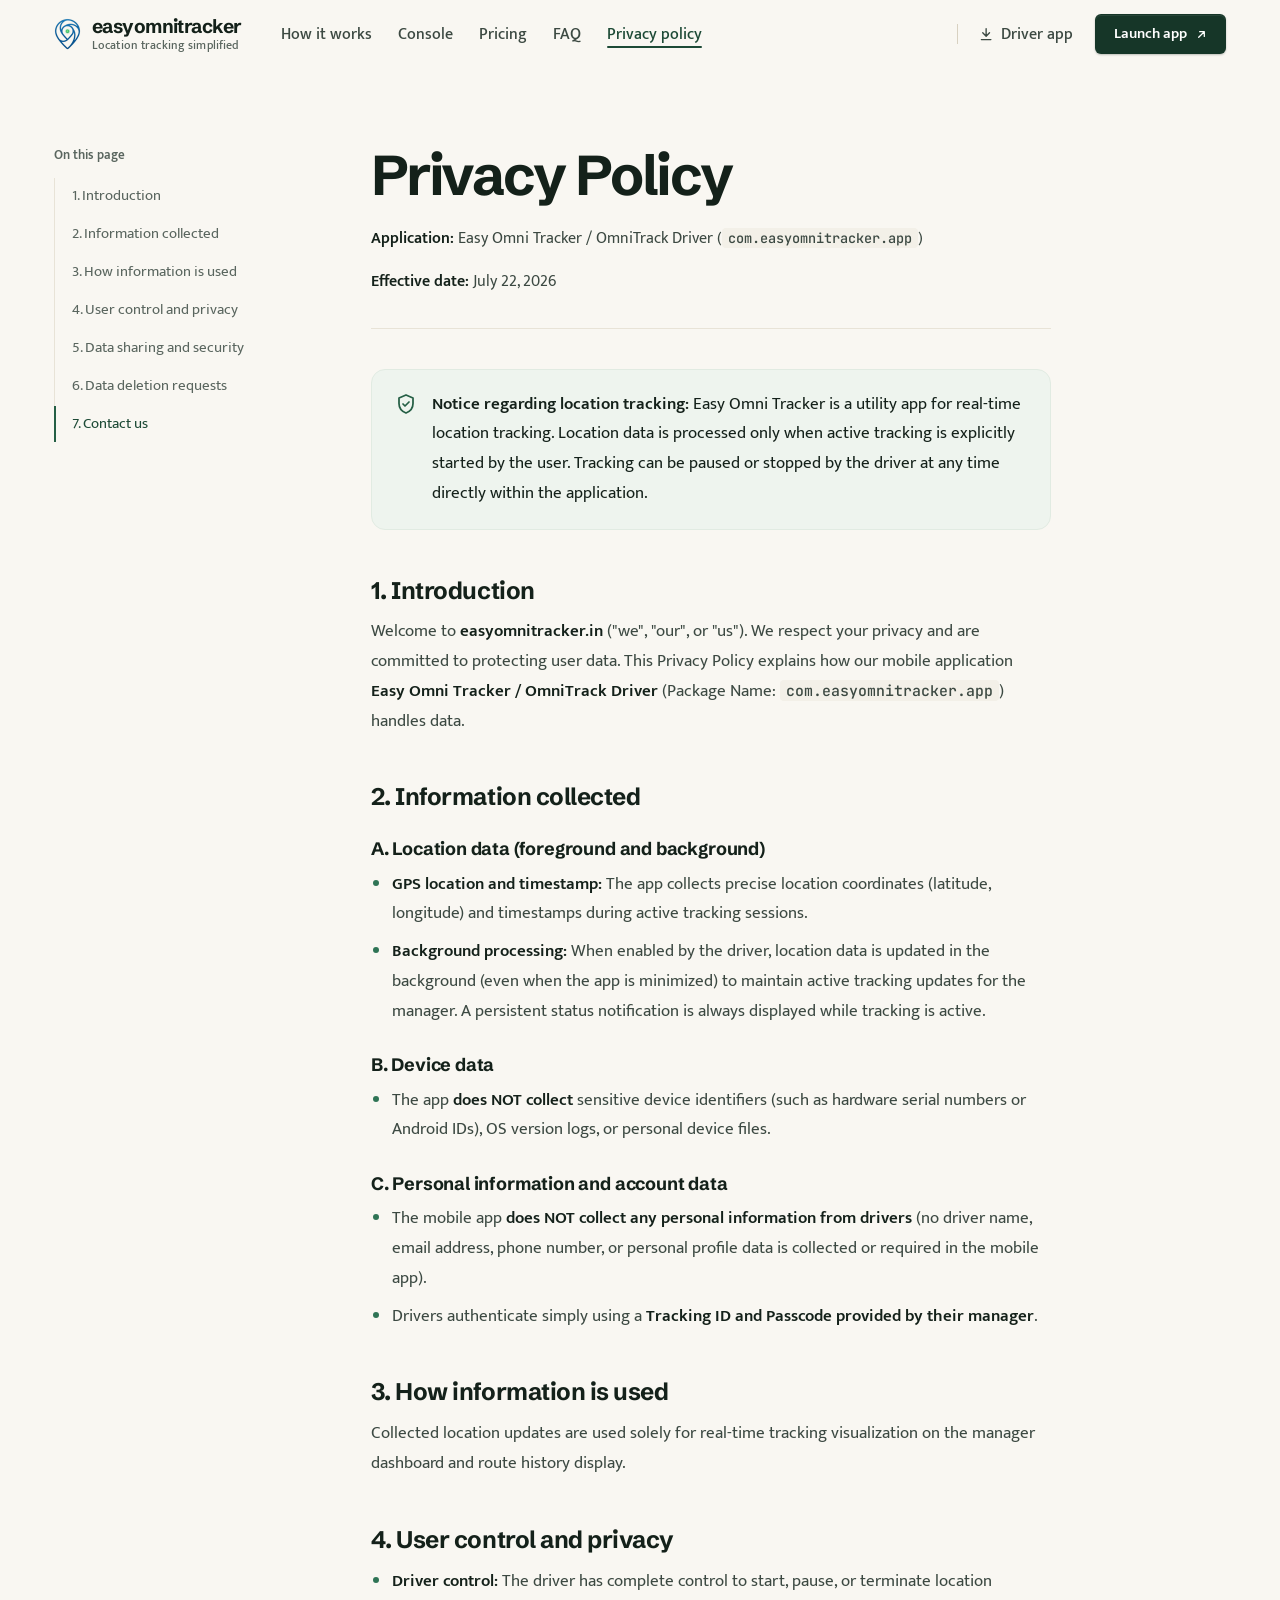
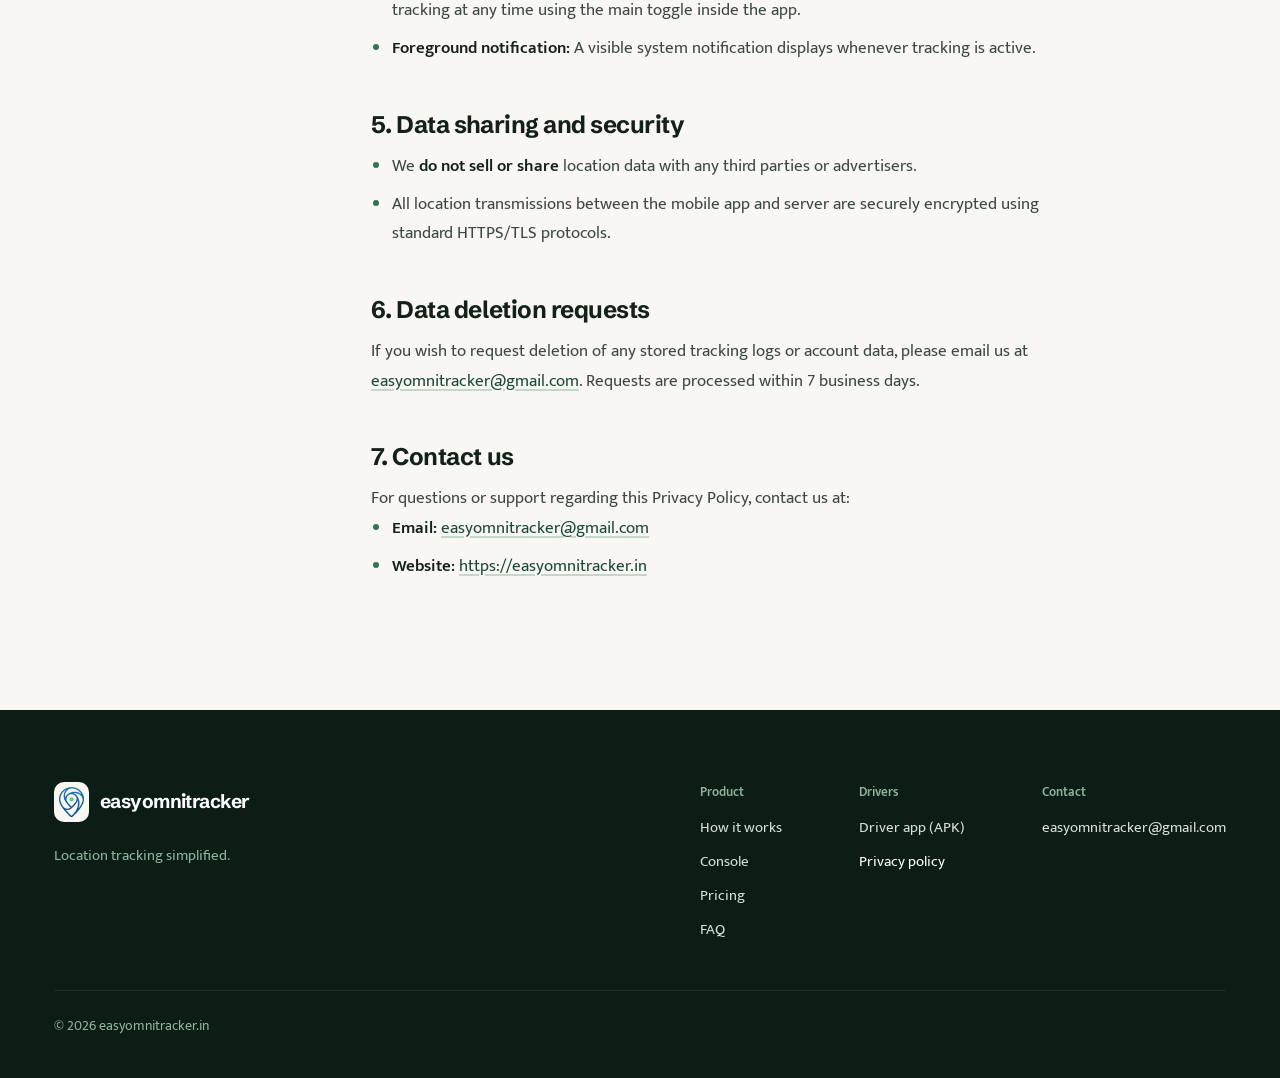
<file: privacy.html>
<!DOCTYPE html>
<html lang="en-IN">
<head>
    <meta charset="UTF-8">
    <meta name="viewport" content="width=device-width, initial-scale=1.0">
    <title>Privacy Policy | easyomnitracker.in</title>
    <meta name="description" content="Privacy Policy for Easy Omni Tracker (com.easyomnitracker.app). Learn how we collect, use, and protect your location data.">
    <meta name="theme-color" content="#163628">
    <link rel="icon" type="image/png" href="assets/mark.png">

    <link rel="preload" href="assets/fonts/mukta-400-latin.woff2" as="font" type="font/woff2" crossorigin>
    <link rel="preload" href="assets/fonts/schibsted-grotesk-latin.woff2" as="font" type="font/woff2" crossorigin>
    <link rel="preload" href="assets/fonts/mukta-600-latin.woff2" as="font" type="font/woff2" crossorigin>
    <link rel="preload" href="assets/fonts/jetbrains-mono-500-latin.woff2" as="font" type="font/woff2" crossorigin>
    <link rel="stylesheet" href="assets/fonts.css">

    <link rel="stylesheet" href="styles.css">
    <script>document.documentElement.classList.add('js');</script>
</head>
<body>
    <svg class="sprite" aria-hidden="true" focusable="false">
        <symbol id="i-download" viewBox="0 0 24 24"><path d="M12 4v11M7 10l5 5 5-5M5 20h14"/></symbol>
        <symbol id="i-external" viewBox="0 0 24 24"><path d="M7.5 16.5 16.5 7.5M9 7.5h7.5V15"/></symbol>
        <symbol id="i-shield" viewBox="0 0 24 24"><path d="M12 3 5 6v5.5c0 4.2 2.9 7.9 7 9.5 4.1-1.6 7-5.3 7-9.5V6l-7-3z"/><path d="m9 12 2 2 4-4"/></symbol>
    </svg>

    <a class="skip-link" href="#main">Skip to content</a>

    <header class="site-header" data-header>
        <div class="container nav">
            <a class="brand" href="/">
                <img src="assets/mark.png" alt="" width="27" height="32">
                <span class="brand-text">
                    <span class="brand-word">easyomnitracker</span>
                    <span class="brand-tag">Location tracking simplified</span>
                </span>
            </a>
            <button class="menu-toggle" type="button" aria-expanded="false" aria-controls="nav-menu" data-menu-toggle>
                <span class="menu-icon" aria-hidden="true"><i></i><i></i></span>
                <span class="sr-only">Menu</span>
            </button>
            <nav class="nav-menu" id="nav-menu" aria-label="Main">
                <ul class="nav-links">
                    <li><a href="/#how-it-works">How it works</a></li>
                    <li><a href="/#features">Console</a></li>
                    <li><a href="/#pricing">Pricing</a></li>
                    <li><a href="/#faq">FAQ</a></li>
                    <li><a href="/privacy.html" aria-current="page">Privacy policy</a></li>
                </ul>
                <div class="nav-actions">
                    <a class="nav-apk" href="/device-tracking-app.apk?v=1.0.3-b6" download>
                        <svg class="icon" aria-hidden="true"><use href="#i-download"/></svg><span>Driver app<span class="nav-apk-os"> (Android)</span></span>
                    </a>
                    <a class="btn btn-primary btn-sm nav-cta" href="https://app.easyomnitracker.in/" target="_blank" rel="noopener">
                        Launch app
                        <svg class="icon" aria-hidden="true"><use href="#i-external"/></svg>
                        <span class="sr-only">(opens in a new tab)</span>
                    </a>
                </div>
            </nav>
        </div>
        <div class="scroll-progress" aria-hidden="true"><span data-progress></span></div>
    </header>
    <div class="nav-scrim" data-nav-scrim aria-hidden="true"></div>

    <main id="main" class="legal">
        <div class="container legal-grid">
            <nav class="legal-toc" aria-label="On this page" data-toc>
                <p>On this page</p>
                <ol>
                    <li><a href="#introduction">1. Introduction</a></li>
                    <li><a href="#information-collected">2. Information collected</a></li>
                    <li><a href="#how-used">3. How information is used</a></li>
                    <li><a href="#user-control">4. User control and privacy</a></li>
                    <li><a href="#sharing-security">5. Data sharing and security</a></li>
                    <li><a href="#deletion">6. Data deletion requests</a></li>
                    <li><a href="#contact">7. Contact us</a></li>
                </ol>
            </nav>

            <article class="legal-body">
                <header class="legal-head">
                    <h1>Privacy Policy</h1>
                    <div class="legal-meta">
                        <p><strong>Application:</strong> Easy Omni Tracker / OmniTrack Driver (<code>com.easyomnitracker.app</code>)</p>
                        <p><strong>Effective date:</strong> July 22, 2026</p>
                    </div>
                </header>

                <div class="notice">
                    <svg class="icon" aria-hidden="true"><use href="#i-shield"/></svg>
                    <p><strong>Notice regarding location tracking:</strong> Easy Omni Tracker is a utility app for real-time location tracking. Location data is processed only when active tracking is explicitly started by the user. Tracking can be paused or stopped by the driver at any time directly within the application.</p>
                </div>

                <h2 id="introduction">1. Introduction</h2>
                <p>Welcome to <strong>easyomnitracker.in</strong> ("we", "our", or "us"). We respect your privacy and are committed to protecting user data. This Privacy Policy explains how our mobile application <strong>Easy Omni Tracker / OmniTrack Driver</strong> (Package Name: <code>com.easyomnitracker.app</code>) handles data.</p>

                <h2 id="information-collected">2. Information collected</h2>

                <h3>A. Location data (foreground and background)</h3>
                <ul>
                    <li><strong>GPS location and timestamp:</strong> The app collects precise location coordinates (latitude, longitude) and timestamps during active tracking sessions.</li>
                    <li><strong>Background processing:</strong> When enabled by the driver, location data is updated in the background (even when the app is minimized) to maintain active tracking updates for the manager. A persistent status notification is always displayed while tracking is active.</li>
                </ul>

                <h3>B. Device data</h3>
                <ul>
                    <li>The app <strong>does NOT collect</strong> sensitive device identifiers (such as hardware serial numbers or Android IDs), OS version logs, or personal device files.</li>
                </ul>

                <h3>C. Personal information and account data</h3>
                <ul>
                    <li>The mobile app <strong>does NOT collect any personal information from drivers</strong> (no driver name, email address, phone number, or personal profile data is collected or required in the mobile app).</li>
                    <li>Drivers authenticate simply using a <strong>Tracking ID and Passcode provided by their manager</strong>.</li>
                </ul>

                <h2 id="how-used">3. How information is used</h2>
                <p>Collected location updates are used solely for real-time tracking visualization on the manager dashboard and route history display.</p>

                <h2 id="user-control">4. User control and privacy</h2>
                <ul>
                    <li><strong>Driver control:</strong> The driver has complete control to start, pause, or terminate location tracking at any time using the main toggle inside the app.</li>
                    <li><strong>Foreground notification:</strong> A visible system notification displays whenever tracking is active.</li>
                </ul>

                <h2 id="sharing-security">5. Data sharing and security</h2>
                <ul>
                    <li>We <strong>do not sell or share</strong> location data with any third parties or advertisers.</li>
                    <li>All location transmissions between the mobile app and server are securely encrypted using standard HTTPS/TLS protocols.</li>
                </ul>

                <h2 id="deletion">6. Data deletion requests</h2>
                <p>If you wish to request deletion of any stored tracking logs or account data, please email us at <a href="mailto:easyomnitracker@gmail.com">easyomnitracker@gmail.com</a>. Requests are processed within 7 business days.</p>

                <h2 id="contact">7. Contact us</h2>
                <p>For questions or support regarding this Privacy Policy, contact us at:</p>
                <ul>
                    <li><strong>Email:</strong> <a href="mailto:easyomnitracker@gmail.com">easyomnitracker@gmail.com</a></li>
                    <li><strong>Website:</strong> <a href="https://easyomnitracker.in">https://easyomnitracker.in</a></li>
                </ul>
            </article>
        </div>
    </main>

    <footer class="site-footer">
        <div class="container">
            <div class="footer-grid">
                <div class="footer-brand">
                    <a class="brand" href="/">
                        <img src="assets/mark.png" alt="" width="27" height="32">
                        <span class="brand-word">easyomnitracker</span>
                    </a>
                    <p>Location tracking simplified.</p>
                </div>
                <nav class="footer-nav" aria-label="Footer">
                    <div class="footer-col">
                        <p class="footer-h">Product</p>
                        <ul>
                            <li><a href="/#how-it-works">How it works</a></li>
                            <li><a href="/#features">Console</a></li>
                            <li><a href="/#pricing">Pricing</a></li>
                            <li><a href="/#faq">FAQ</a></li>
                        </ul>
                    </div>
                    <div class="footer-col">
                        <p class="footer-h">Drivers</p>
                        <ul>
                            <li><a href="/device-tracking-app.apk?v=1.0.3-b6" download>Driver app (APK)</a></li>
                            <li><a href="/privacy.html" aria-current="page">Privacy policy</a></li>
                        </ul>
                    </div>
                    <div class="footer-col">
                        <p class="footer-h">Contact</p>
                        <ul>
                            <li><a href="mailto:easyomnitracker@gmail.com">easyomnitracker@gmail.com</a></li>
                        </ul>
                    </div>
                </nav>
            </div>
            <p class="footer-legal">© 2026 easyomnitracker.in</p>
        </div>
    </footer>

    <script src="script.js" defer></script>
</body>
</html>
</file>
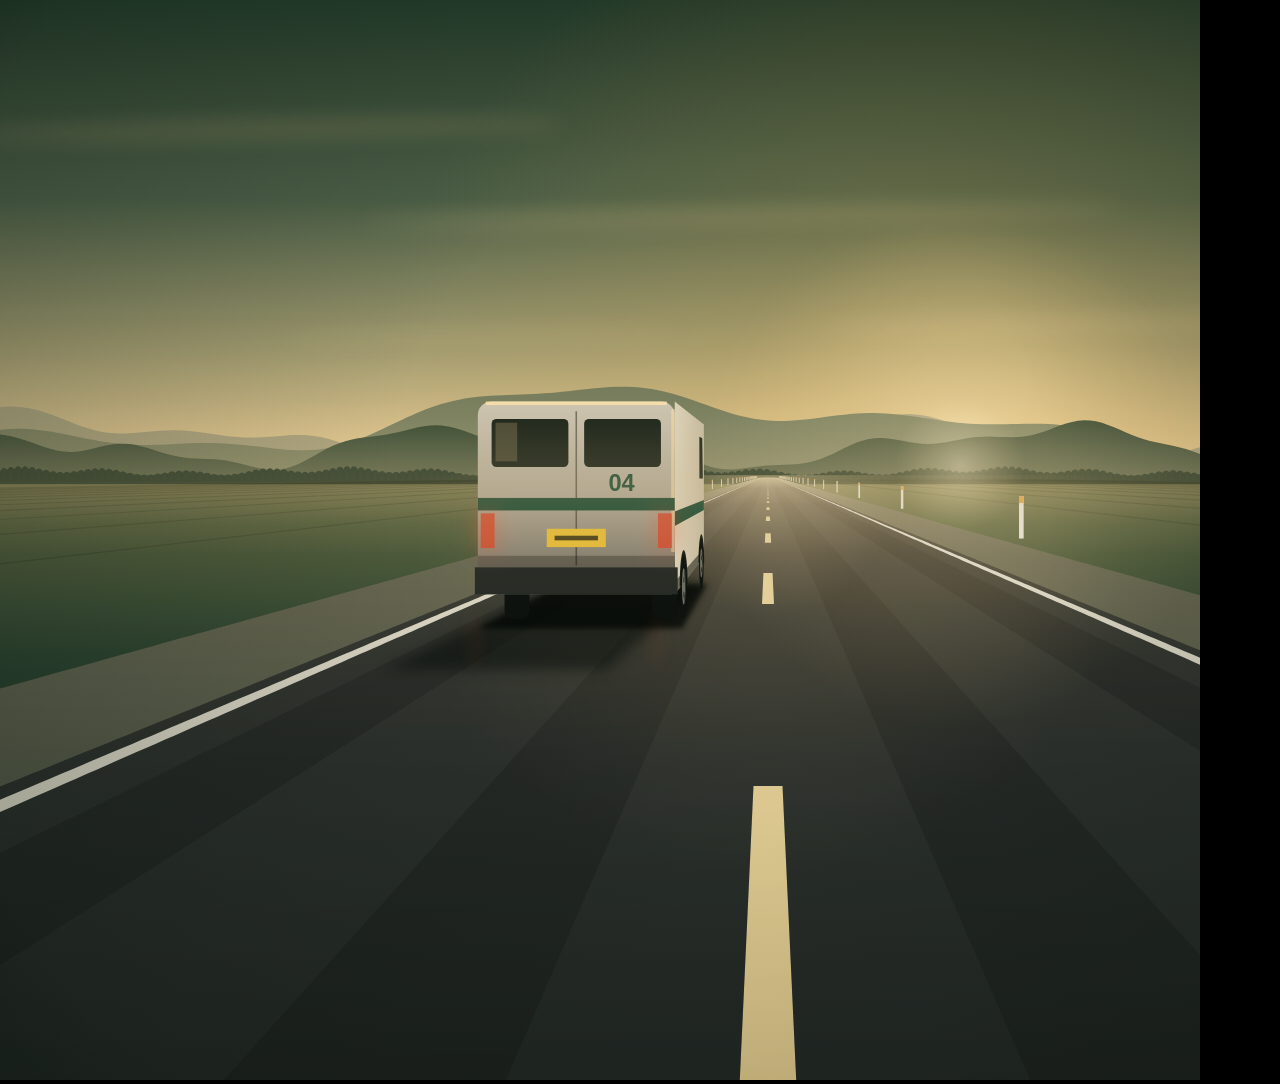
<file: tools/hero-video/road.html>
<!doctype html><html><body style="margin:0;background:#000">
<canvas id="c" width="1200" height="1080"></canvas>
<script>
const c = document.getElementById('c'), x = c.getContext('2d');
const W = c.width, H = c.height;
const T = 8;              // loop seconds
const SPEED = 12;         // mean m/s -> 96 m per loop
const SURGE = 1.6;        // m/s swing: the van accelerates, then eases off, once per loop
const LAG = 0.9;          // camera car follows the van's speed changes with a lag (radians of the loop)
const K = SURGE * T / (2 * Math.PI);
// distance travelled by the van and by the camera car (both exactly 96 m per loop -> seamless)
const vanDist = (t) => SPEED * t + K * (1 - Math.cos(2 * Math.PI * t / T));
const camDist = (t) => SPEED * t + K * (Math.cos(-LAG) - Math.cos(2 * Math.PI * t / T - LAG));
const vanSpeed = (t) => SPEED + SURGE * Math.sin(2 * Math.PI * t / T);
const vanAccel = (t) => SURGE * (2 * Math.PI / T) * Math.cos(2 * Math.PI * t / T);
// wheel radius chosen so the 5-lug hub returns to the same angle after 96 m
const WHEEL_R = 96 * 5 / (2 * Math.PI * 225);
const DASH_P = 12, DASH_L = 4, POST_P = 24;
const HY = H * 0.44;      // horizon
const CAM_H = 1.5, F = W * 0.95;
const CX = W * 0.64;      // road vanishing x (right of centre: the van sits clear of the phone)
const TAU = Math.PI * 2;

function mix(a, b, t) { return a.map((v, i) => Math.round(v + (b[i] - v) * t)); }
function rgb(a, al = 1) { return `rgba(${a[0]},${a[1]},${a[2]},${al})`; }
const HAZE = [206, 186, 146];
const SUN_X = W * 0.8;

function hillLine(seed, amp, base, freq, drift) {
  const pts = [];
  for (let px = -20; px <= W + 20; px += 6) {
    const u = (px + drift) / W;
    let y = 0;
    y += Math.sin(u * TAU * freq + seed) * 0.55;
    y += Math.sin(u * TAU * freq * 2.3 + seed * 1.7) * 0.28;
    y += Math.sin(u * TAU * freq * 5.1 + seed * 0.3) * 0.12;
    pts.push([px, base - amp * (0.6 + y * 0.5)]);
  }
  return pts;
}

function draw(t) {
  const ph = (t % T) / T;
  const curve = 0.00055 * Math.sin(ph * TAU);           // road bend
  const camX = -0.15 * Math.sin(ph * TAU);
  const bob = Math.sin(ph * TAU * 4) * 1.2;
  const hy = HY + bob;

  const proj = (wx, z) => {
    const lat = wx + curve * z * z - camX;
    return [CX + F * lat / z, hy + F * CAM_H / z];
  };

  // sky
  let g = x.createLinearGradient(0, 0, 0, hy);
  g.addColorStop(0, '#16302a');
  g.addColorStop(0.42, '#3c5546');
  g.addColorStop(0.74, '#9a9670');
  g.addColorStop(0.93, '#dcc28e');
  g.addColorStop(1, '#efd6a4');
  x.fillStyle = g; x.fillRect(0, 0, W, hy + 2);
  // low sun glow
  const sg = x.createRadialGradient(SUN_X, hy - 14, 0, SUN_X, hy - 14, W * 0.5);
  sg.addColorStop(0, 'rgba(255,230,178,0.8)'); sg.addColorStop(0.08, 'rgba(244,206,140,0.5)'); sg.addColorStop(0.4, 'rgba(216,165,79,0.16)'); sg.addColorStop(1, 'rgba(216,165,79,0)');
  x.fillStyle = sg; x.fillRect(0, 0, W, hy + 2);

  // high cirrus, lit warm from below by the low sun; drifts on the loop so it never seams
  x.save();
  x.filter = 'blur(10px)';
  const cdrift = Math.sin(ph * TAU) * 6;
  for (const [cx0, cy0, rw, rh, al] of [[0.22, 0.12, 300, 9, 0.16], [0.62, 0.2, 380, 7, 0.2], [0.9, 0.3, 260, 6, 0.22], [0.4, 0.31, 200, 5, 0.14]]) {
    x.fillStyle = `rgba(236,206,152,${al})`;
    x.beginPath(); x.ellipse(W * cx0 + cdrift, hy - (0.44 - cy0) * H, rw, rh, -0.02, 0, TAU); x.fill();
  }
  x.restore();

  // hills (far to near)
  const drift = Math.sin(ph * TAU) * 40;
  const layers = [
    { seed: 1.3, amp: 70, base: hy + 2, freq: 1.6, col: mix([108, 120, 96], HAZE, 0.5), d: drift * 0.3 },
    { seed: 4.1, amp: 95, base: hy + 4, freq: 1.1, col: mix([70, 92, 72], HAZE, 0.22), d: drift * 0.6 },
    { seed: 2.2, amp: 60, base: hy + 6, freq: 2.2, col: [40, 64, 48], d: drift },
  ];
  for (const L of layers) {
    const p = hillLine(L.seed, L.amp, L.base, L.freq, L.d);
    x.beginPath(); x.moveTo(-20, H);
    p.forEach(([a, b]) => x.lineTo(a, b));
    x.lineTo(W + 20, H); x.closePath();
    const hg = x.createLinearGradient(0, L.base - L.amp * 1.2, 0, L.base + 4);
    hg.addColorStop(0, rgb(L.col)); hg.addColorStop(1, rgb(mix(L.col, HAZE, 0.35)));
    x.fillStyle = hg; x.fill();
  }

  // ground
  g = x.createLinearGradient(0, hy, 0, H);
  g.addColorStop(0, '#77754f'); g.addColorStop(0.08, '#4f5c3e'); g.addColorStop(0.3, '#2d4433'); g.addColorStop(1, '#13231a');
  x.fillStyle = g; x.fillRect(0, hy + 4, W, H - hy);
  // distant tree line along the horizon
  x.fillStyle = 'rgba(36,56,42,0.95)';
  for (let px = -10; px < W + 10; px += 7) {
    const u = (px + drift * 1.2) / W;
    const hgt = 6 + 5 * (Math.sin(u * 91.7) * 0.5 + 0.5) + 4 * (Math.sin(u * 23.3 + 1.1) * 0.5 + 0.5);
    x.beginPath(); x.ellipse(px, hy + 6, 6, hgt, 0, Math.PI, TAU); x.fill();
  }
  x.fillRect(0, hy + 5, W, 4);
  // field furrows: faint lines converging to the vanishing point
  x.strokeStyle = 'rgba(12,24,16,0.18)'; x.lineWidth = 1.2;
  for (let k = -14; k <= 14; k++) {
    if (Math.abs(k) < 2) continue;
    const a = proj(k * 6.5, 400), bb = proj(k * 6.5, 2.2);
    x.beginPath(); x.moveTo(...a); x.lineTo(...bb); x.stroke();
  }


  // road as continuous strips (no seams); fog via vertical gradient
  const zs = [];
  for (let z = 700; z > 1.4; z *= 0.985) zs.push(z);
  const fogGrad = (col) => {
    const gr = x.createLinearGradient(0, hy, 0, H);
    for (let k = 0; k <= 12; k++) {
      const y = hy + 1 + (H - hy) * Math.pow(k / 12, 2.2);
      const z = F * CAM_H / Math.max(0.5, y - hy);
      const fog = 1 - Math.exp(-z / 260);
      gr.addColorStop(Math.min(1, (y - hy) / (H - hy)), rgb(mix(col, HAZE, fog * 0.85)));
    }
    return gr;
  };
  const strip = (a, b, col) => {
    x.beginPath();
    zs.forEach((z, i) => { const p = proj(a, z); i ? x.lineTo(...p) : x.moveTo(...p); });
    for (let i = zs.length - 1; i >= 0; i--) x.lineTo(...proj(b, zs[i]));
    x.closePath(); x.fillStyle = fogGrad(col); x.fill();
  };
  strip(-5.4, 5.4, [92, 94, 78]);
  strip(-3.7, 3.7, [48, 51, 48]);
  for (const c0 of [-2.7, -1.0, 1.0, 2.7]) strip(c0 - 0.35, c0 + 0.35, [40, 43, 41]);
  strip(-3.55, -3.42, [214, 210, 196]);
  strip(3.42, 3.55, [214, 210, 196]);
  // low sun glinting off the asphalt toward the vanishing point
  x.save();
  x.globalCompositeOperation = 'screen';
  const vp = proj(0, 600);
  const sheen = x.createRadialGradient(vp[0], vp[1], 0, vp[0], vp[1] + 40, 360);
  sheen.addColorStop(0, 'rgba(240,206,146,0.42)'); sheen.addColorStop(0.35, 'rgba(200,160,100,0.12)'); sheen.addColorStop(1, 'rgba(200,160,100,0)');
  x.fillStyle = sheen; x.fillRect(0, hy, W, H - hy);
  x.restore();

  // centre dashes
  const cd = camDist(t);
  const blur = (SPEED + SURGE) / 60;   // half a 30 fps frame of travel
  const off = cd % DASH_P;
  for (let k = 0; k < 60; k++) {
    const z0 = k * DASH_P - off + 1.5 - blur, z1 = z0 + DASH_L + blur;
    if (z1 < 1.5 || z0 > 650) continue;
    const za = Math.max(1.5, z0);
    const p0 = proj(-0.07, z1), p1 = proj(0.07, z1), p2 = proj(0.07, za), p3 = proj(-0.07, za);
    const fog = 1 - Math.exp(-za / 260);
    x.beginPath(); x.moveTo(...p0); x.lineTo(...p1); x.lineTo(...p2); x.lineTo(...p3); x.closePath();
    x.fillStyle = rgb(mix([226, 206, 156], HAZE, fog * 0.85)); x.fill();
  }

  // reflector posts
  for (let k = 0; k < 40; k++) {
    const z = POST_P * k - cd % POST_P + 3;
    if (z < 2.2 || z > 620) continue;
    for (const side of [-6, 6]) {
      const [px, py] = proj(side, z);
      const h = F * 1.0 / z, w = Math.max(1, F * 0.11 / z);
      const fog = 1 - Math.exp(-z / 260);
      x.fillStyle = rgb(mix([226, 222, 210], HAZE, fog * 0.9));
      x.fillRect(px - w / 2, py - h, w, h);
      x.fillStyle = rgb(mix([216, 150, 60], HAZE, fog * 0.9));
      x.fillRect(px - w / 2, py - h, w, h * 0.16);
    }
  }

  // ---------- van: a 3D box in the same camera as the road ----------
  const P3 = (wx, wy, z) => [CX + F * (wx + curve * z * z - camX) / z, hy + F * (CAM_H - wy) / z];
  const gap = 11 + vanDist(t) - camDist(t);          // metres from camera to the van's rear
  const Z = gap, LEN = 5.0, HW = 0.95;
  const lane = -1.85 + Math.sin(ph * TAU * 3) * 0.04;  // small steering corrections
  const acc = vanAccel(t);
  const bump = 0.010 * Math.sin(ph * TAU * 9) + 0.006 * Math.sin(ph * TAU * 14 + 1.3);
  const squat = -0.012 * acc;                          // rear sinks a little under acceleration
  const lift = 0.36 + bump + squat;
  const roll = -curve * 36;                            // body leans out of the bend (about 1 degree at most)
  const xL = lane - HW, xR = lane + HW, yB = lift, yT = 2.22 + bump + squat;
  const rB = (wx, wy, z) => {                          // apply roll about the body's centre line
    const dx = wx - lane, dy = wy - yB;
    return P3(lane + dx * Math.cos(roll) - dy * Math.sin(roll), yB + dx * Math.sin(roll) + dy * Math.cos(roll), z);
  };
  const brake = Math.max(0, Math.min(1, (-acc - 0.25) / 0.8));

  // long soft shadow: the low sun ahead throws it back toward the camera
  x.save();
  x.filter = `blur(${Math.max(2, F * 0.06 / Z)}px)`;
  x.fillStyle = 'rgba(8,16,11,0.55)';
  const sh = [P3(xL - 0.15, 0, Z - 2.2), P3(xR - 0.35, 0, Z - 2.2), P3(xR + 0.05, 0, Z + LEN), P3(xL - 0.05, 0, Z + LEN)];
  x.beginPath(); sh.forEach((p, i) => i ? x.lineTo(...p) : x.moveTo(...p)); x.closePath(); x.fill();
  x.restore();
  // contact shadow: ambient occlusion right under the body, so it sits on the road
  x.save();
  x.filter = `blur(${Math.max(1.5, F * 0.025 / Z)}px)`;
  x.fillStyle = 'rgba(4,8,6,0.78)';
  const ao = [P3(xL - 0.04, 0, Z + 0.15), P3(xR + 0.06, 0, Z + 0.15), P3(xR + 0.06, 0, Z + LEN - 0.3), P3(xL - 0.04, 0, Z + LEN - 0.3)];
  x.beginPath(); ao.forEach((p, i) => i ? x.lineTo(...p) : x.moveTo(...p)); x.closePath(); x.fill();
  x.restore();

  // tail-light reflections on the asphalt (stronger when braking)
  x.save();
  x.filter = 'blur(6px)';
  for (const lx of [xL + 0.12, xR - 0.12]) {
    const [rx, ry] = P3(lx, 0, Z - 0.6);
    x.fillStyle = `rgba(214,86,52,${0.05 + 0.12 * brake})`;
    x.beginPath(); x.ellipse(rx, ry, F * 0.08 / Z, F * 0.28 / Z, 0, 0, TAU); x.fill();
  }
  x.restore();

  // rear wheels, seen under the bumper
  x.fillStyle = '#0d1210';
  for (const wx of [xL + 0.18, xR - 0.18]) {
    const a1 = P3(wx - 0.13, 0.62, Z + 0.9), a2 = P3(wx + 0.13, 0, Z + 0.9);
    x.beginPath(); x.roundRect(a1[0], a1[1], a2[0] - a1[0], a2[1] - a1[1], (a2[0] - a1[0]) * 0.35); x.fill();
  }

  // right side panel (we see it from behind-right): lit warm by the low sun
  const side = [rB(xR, yB, Z), rB(xR, yB, Z + LEN), rB(xR, yT, Z + LEN), rB(xR, yT, Z)];
  let sg2 = x.createLinearGradient(side[0][0], 0, side[1][0], 0);
  sg2.addColorStop(0, '#d9cfb8'); sg2.addColorStop(1, '#c2b79d');
  x.beginPath(); side.forEach((p, i) => i ? x.lineTo(...p) : x.moveTo(...p)); x.closePath();
  x.fillStyle = sg2; x.fill();
  const quad = (pts, fill) => { x.beginPath(); pts.forEach((p, i) => i ? x.lineTo(...p) : x.moveTo(...p)); x.closePath(); x.fillStyle = fill; x.fill(); };
  quad([rB(xR, 1.02 + bump + squat, Z), rB(xR, 1.02 + bump + squat, Z + LEN), rB(xR, 1.16 + bump + squat, Z + LEN), rB(xR, 1.16 + bump + squat, Z)], '#1d4a36');
  quad([rB(xR, 1.45 + bump, Z + 3.95), rB(xR, 1.45 + bump, Z + 4.75), rB(xR, 2.0 + bump, Z + 4.6), rB(xR, 2.0 + bump, Z + 3.95)], '#1a2620');
  quad([rB(xR, yB, Z), rB(xR, yB, Z + LEN), rB(xR, yB + 0.12, Z + LEN), rB(xR, yB + 0.12, Z)], 'rgba(20,24,20,0.55)');

  // side wheels: tyre, hub, and five lugs that turn with the distance travelled
  const spin = vanDist(t) / WHEEL_R;
  for (const wz of [Z + 0.9, Z + 4.05]) {
    const c0 = P3(xR + 0.02, WHEEL_R, wz);
    const ry = F * WHEEL_R / wz;
    const rx = Math.abs(P3(xR + 0.02, WHEEL_R, wz + WHEEL_R)[0] - P3(xR + 0.02, WHEEL_R, wz - WHEEL_R)[0]) / 2;
    x.fillStyle = '#1a201d'; x.beginPath(); x.ellipse(c0[0], c0[1], rx * 1.25 + 1, ry * 1.12, 0, Math.PI, TAU); x.fill(); // arch
    x.fillStyle = '#0e1311'; x.beginPath(); x.ellipse(c0[0], c0[1], rx + 0.8, ry, 0, 0, TAU); x.fill();
    x.fillStyle = '#6d6f68'; x.beginPath(); x.ellipse(c0[0], c0[1], rx * 0.56 + 0.4, ry * 0.56, 0, 0, TAU); x.fill();
    x.fillStyle = '#2d302d';
    for (let k = 0; k < 5; k++) {
      const th = spin + k * TAU / 5;
      const lp = P3(xR + 0.03, WHEEL_R + 0.13 * Math.sin(th), wz + 0.13 * Math.cos(th));
      x.beginPath(); x.ellipse(lp[0], lp[1], Math.max(0.6, rx * 0.12), Math.max(0.8, ry * 0.1), 0, 0, TAU); x.fill();
    }
  }

  // rear face: drawn in its own 0..100 space, mapped onto the projected face (handles scale, lean and roll)
  const TL = rB(xL, yT, Z), TR = rB(xR, yT, Z), BL = rB(xL, yB, Z);
  x.save();
  x.setTransform((TR[0] - TL[0]) / 100, (TR[1] - TL[1]) / 100, (BL[0] - TL[0]) / 100, (BL[1] - TL[1]) / 100, TL[0], TL[1]);
  const body = x.createLinearGradient(0, 0, 0, 100);
  body.addColorStop(0, '#c9c2b1'); body.addColorStop(0.5, '#a9a291'); body.addColorStop(1, '#6f6a5e');   // backlit: the sun is ahead
  x.fillStyle = body; x.beginPath(); x.roundRect(0, 0, 100, 100, [7, 7, 2, 2]); x.fill();
  x.fillStyle = 'rgba(255,226,170,0.8)'; x.fillRect(4, 0, 92, 1.8);           // warm rim light on the roof edge
  x.fillStyle = 'rgba(255,226,170,0.5)'; x.fillRect(98.2, 4, 1.8, 74);       // and down the sunlit edge
  x.fillStyle = '#18231d';
  x.beginPath(); x.roundRect(7, 9, 39, 25, 2.5); x.fill();
  x.beginPath(); x.roundRect(54, 9, 39, 25, 2.5); x.fill();
  x.fillStyle = 'rgba(214,190,140,0.22)'; x.fillRect(9, 11, 11, 20);          // sky reflection in the glass
  x.fillStyle = 'rgba(40,40,34,0.55)'; x.fillRect(49.6, 5, 0.8, 80);          // door split
  x.fillStyle = '#1d4a36'; x.fillRect(0, 50, 100, 6.5);                         // fleet stripe
  x.fillStyle = '#1d4a36'; x.font = '700 12px Arial, sans-serif'; x.textAlign = 'center'; x.textBaseline = 'middle';
  x.fillText('04', 73, 43);
  x.fillStyle = '#e2b83c'; x.fillRect(35, 66, 30, 9.5);                         // yellow commercial plate
  x.fillStyle = 'rgba(30,30,20,0.75)'; x.fillRect(39, 69.6, 22, 2.4);
  x.fillStyle = '#262b28'; x.fillRect(-1.5, 86, 103, 14);                       // bumper
  x.fillStyle = 'rgba(0,0,0,0.25)'; x.fillRect(0, 80, 100, 6);                  // ambient occlusion above bumper
  x.restore();

  // tail lights, glowing in screen space; brighter while the van is slowing
  const lamp = (u0, u1, v0, v1) => {
    const pA = [TL[0] + (TR[0] - TL[0]) * u0 + (BL[0] - TL[0]) * v0, TL[1] + (TR[1] - TL[1]) * u0 + (BL[1] - TL[1]) * v0];
    const w = (TR[0] - TL[0]) * (u1 - u0), h = (BL[1] - TL[1]) * (v1 - v0);
    x.save();
    x.shadowColor = `rgba(240,90,55,${0.55 + 0.45 * brake})`; x.shadowBlur = w * (1.6 + 2.2 * brake);
    x.fillStyle = brake > 0.05 ? `rgb(${236},${Math.round(92 - 20 * brake)},${Math.round(62 - 20 * brake)})` : '#c9533a';
    x.fillRect(pA[0], pA[1], w, h);
    x.restore();
  };
  lamp(0.015, 0.085, 0.58, 0.76);
  lamp(0.915, 0.985, 0.58, 0.76);

  // haze over horizon + vignette
  g = x.createLinearGradient(0, hy - 60, 0, hy + 80);
  g.addColorStop(0, 'rgba(205,180,135,0)'); g.addColorStop(0.5, 'rgba(205,180,135,0.18)'); g.addColorStop(1, 'rgba(205,180,135,0)');
  x.fillStyle = g; x.fillRect(0, hy - 60, W, 140);
  // bloom around the sun, over everything (it softly washes the van's roof edge too)
  x.save();
  x.globalCompositeOperation = 'screen';
  const bl = x.createRadialGradient(SUN_X, hy - 10, 0, SUN_X, hy - 10, 260);
  bl.addColorStop(0, 'rgba(255,224,170,0.5)'); bl.addColorStop(0.25, 'rgba(240,196,126,0.16)'); bl.addColorStop(1, 'rgba(240,196,126,0)');
  x.fillStyle = bl; x.fillRect(0, 0, W, H);
  x.restore();
  // split-tone grade: warm highlights up top, cool forest shadows below
  x.save();
  x.globalCompositeOperation = 'soft-light';
  const st = x.createLinearGradient(0, 0, 0, H);
  st.addColorStop(0, 'rgba(236,196,130,0.35)'); st.addColorStop(0.45, 'rgba(236,196,130,0.18)'); st.addColorStop(0.7, 'rgba(20,52,40,0.25)'); st.addColorStop(1, 'rgba(10,34,26,0.45)');
  x.fillStyle = st; x.fillRect(0, 0, W, H);
  x.restore();
  const vg = x.createRadialGradient(W * 0.6, H * 0.45, H * 0.3, W * 0.6, H * 0.45, H * 0.95);
  vg.addColorStop(0, 'rgba(8,18,12,0)'); vg.addColorStop(0.7, 'rgba(8,18,12,0.22)'); vg.addColorStop(1, 'rgba(8,18,12,0.55)');
  x.fillStyle = vg; x.fillRect(0, 0, W, H);
}
window.draw = draw;
draw(0);
</script></body></html>
</file>
<file: assets/fonts.css>
/* Self-hosted from Google Fonts (SIL Open Font License): latin + latin-ext subsets only. */
/* JetBrains Mono 500 latin-ext */
@font-face {
  font-family: 'JetBrains Mono';
  font-style: normal;
  font-weight: 500;
  font-display: swap;
  src: url(fonts/jetbrains-mono-500-latin-ext.woff2) format('woff2');
  unicode-range: U+0100-02BA, U+02BD-02C5, U+02C7-02CC, U+02CE-02D7, U+02DD-02FF, U+0304, U+0308, U+0329, U+1D00-1DBF, U+1E00-1E9F, U+1EF2-1EFF, U+2020, U+20A0-20AB, U+20AD-20C4, U+2113, U+2C60-2C7F, U+A720-A7FF;
}
/* JetBrains Mono 500 latin */
@font-face {
  font-family: 'JetBrains Mono';
  font-style: normal;
  font-weight: 500;
  font-display: swap;
  src: url(fonts/jetbrains-mono-500-latin.woff2) format('woff2');
  unicode-range: U+0000-00FF, U+0131, U+0152-0153, U+02BB-02BC, U+02C6, U+02DA, U+02DC, U+0304, U+0308, U+0329, U+2000-206F, U+20AC, U+2122, U+2191, U+2193, U+2212, U+2215, U+FEFF, U+FFFD;
}
/* Mukta 400 latin-ext */
@font-face {
  font-family: 'Mukta';
  font-style: normal;
  font-weight: 400;
  font-display: swap;
  src: url(fonts/mukta-400-latin-ext.woff2) format('woff2');
  unicode-range: U+0100-02BA, U+02BD-02C5, U+02C7-02CC, U+02CE-02D7, U+02DD-02FF, U+0304, U+0308, U+0329, U+1D00-1DBF, U+1E00-1E9F, U+1EF2-1EFF, U+2020, U+20A0-20AB, U+20AD-20C4, U+2113, U+2C60-2C7F, U+A720-A7FF;
}
/* Mukta 400 latin */
@font-face {
  font-family: 'Mukta';
  font-style: normal;
  font-weight: 400;
  font-display: swap;
  src: url(fonts/mukta-400-latin.woff2) format('woff2');
  unicode-range: U+0000-00FF, U+0131, U+0152-0153, U+02BB-02BC, U+02C6, U+02DA, U+02DC, U+0304, U+0308, U+0329, U+2000-206F, U+20AC, U+2122, U+2191, U+2193, U+2212, U+2215, U+FEFF, U+FFFD;
}
/* Mukta 500 latin-ext */
@font-face {
  font-family: 'Mukta';
  font-style: normal;
  font-weight: 500;
  font-display: swap;
  src: url(fonts/mukta-500-latin-ext.woff2) format('woff2');
  unicode-range: U+0100-02BA, U+02BD-02C5, U+02C7-02CC, U+02CE-02D7, U+02DD-02FF, U+0304, U+0308, U+0329, U+1D00-1DBF, U+1E00-1E9F, U+1EF2-1EFF, U+2020, U+20A0-20AB, U+20AD-20C4, U+2113, U+2C60-2C7F, U+A720-A7FF;
}
/* Mukta 500 latin */
@font-face {
  font-family: 'Mukta';
  font-style: normal;
  font-weight: 500;
  font-display: swap;
  src: url(fonts/mukta-500-latin.woff2) format('woff2');
  unicode-range: U+0000-00FF, U+0131, U+0152-0153, U+02BB-02BC, U+02C6, U+02DA, U+02DC, U+0304, U+0308, U+0329, U+2000-206F, U+20AC, U+2122, U+2191, U+2193, U+2212, U+2215, U+FEFF, U+FFFD;
}
/* Mukta 600 latin-ext */
@font-face {
  font-family: 'Mukta';
  font-style: normal;
  font-weight: 600;
  font-display: swap;
  src: url(fonts/mukta-600-latin-ext.woff2) format('woff2');
  unicode-range: U+0100-02BA, U+02BD-02C5, U+02C7-02CC, U+02CE-02D7, U+02DD-02FF, U+0304, U+0308, U+0329, U+1D00-1DBF, U+1E00-1E9F, U+1EF2-1EFF, U+2020, U+20A0-20AB, U+20AD-20C4, U+2113, U+2C60-2C7F, U+A720-A7FF;
}
/* Mukta 600 latin */
@font-face {
  font-family: 'Mukta';
  font-style: normal;
  font-weight: 600;
  font-display: swap;
  src: url(fonts/mukta-600-latin.woff2) format('woff2');
  unicode-range: U+0000-00FF, U+0131, U+0152-0153, U+02BB-02BC, U+02C6, U+02DA, U+02DC, U+0304, U+0308, U+0329, U+2000-206F, U+20AC, U+2122, U+2191, U+2193, U+2212, U+2215, U+FEFF, U+FFFD;
}
/* Schibsted Grotesk 600 latin-ext */
@font-face {
  font-family: 'Schibsted Grotesk';
  font-style: normal;
  font-weight: 600;
  font-display: swap;
  src: url(fonts/schibsted-grotesk-latin-ext.woff2) format('woff2');
  unicode-range: U+0100-02BA, U+02BD-02C5, U+02C7-02CC, U+02CE-02D7, U+02DD-02FF, U+0304, U+0308, U+0329, U+1D00-1DBF, U+1E00-1E9F, U+1EF2-1EFF, U+2020, U+20A0-20AB, U+20AD-20C4, U+2113, U+2C60-2C7F, U+A720-A7FF;
}
/* Schibsted Grotesk 600 latin */
@font-face {
  font-family: 'Schibsted Grotesk';
  font-style: normal;
  font-weight: 600;
  font-display: swap;
  src: url(fonts/schibsted-grotesk-latin.woff2) format('woff2');
  unicode-range: U+0000-00FF, U+0131, U+0152-0153, U+02BB-02BC, U+02C6, U+02DA, U+02DC, U+0304, U+0308, U+0329, U+2000-206F, U+20AC, U+2122, U+2191, U+2193, U+2212, U+2215, U+FEFF, U+FFFD;
}
/* Schibsted Grotesk 700 latin-ext */
@font-face {
  font-family: 'Schibsted Grotesk';
  font-style: normal;
  font-weight: 700;
  font-display: swap;
  src: url(fonts/schibsted-grotesk-latin-ext.woff2) format('woff2');
  unicode-range: U+0100-02BA, U+02BD-02C5, U+02C7-02CC, U+02CE-02D7, U+02DD-02FF, U+0304, U+0308, U+0329, U+1D00-1DBF, U+1E00-1E9F, U+1EF2-1EFF, U+2020, U+20A0-20AB, U+20AD-20C4, U+2113, U+2C60-2C7F, U+A720-A7FF;
}
/* Schibsted Grotesk 700 latin */
@font-face {
  font-family: 'Schibsted Grotesk';
  font-style: normal;
  font-weight: 700;
  font-display: swap;
  src: url(fonts/schibsted-grotesk-latin.woff2) format('woff2');
  unicode-range: U+0000-00FF, U+0131, U+0152-0153, U+02BB-02BC, U+02C6, U+02DA, U+02DC, U+0304, U+0308, U+0329, U+2000-206F, U+20AC, U+2122, U+2191, U+2193, U+2212, U+2215, U+FEFF, U+FFFD;
}
</file>
<file: styles.css>
/* easyomnitracker — site styles
   Palette: warm stone neutrals, deep forest green, muted amber (live state). */

/* Metric-matched fallbacks: text keeps its size and line positions while the web fonts load (no layout shift). */
@font-face {
    font-family: 'Mukta Fallback';
    src: local('Arial'), local('ArialMT'), local('Liberation Sans'), local('Helvetica');
    size-adjust: 93.41%;
    ascent-override: 120.97%;
    descent-override: 56.95%;
    line-gap-override: 0%;
}
@font-face {
    font-family: 'Schibsted Fallback';
    src: local('Arial Bold'), local('Arial-BoldMT'), local('Liberation Sans Bold'), local('Helvetica Bold');
    font-weight: 600 700;
    size-adjust: 101.17%;
    ascent-override: 96.53%;
    descent-override: 25.48%;
    line-gap-override: 0%;
}

:root {
    --stone-0: #fdfcf9;
    --stone-50: #f9f7f2;
    --stone-100: #f3f0e8;
    --stone-200: #e8e3d7;
    --stone-300: #d8d1c1;
    --stone-400: #b3ab99;

    --ink: #14211a;
    --ink-2: #3c4942;
    --ink-3: #5a665f;

    --forest-950: #0b1d15;
    --forest-900: #10291e;
    --forest-800: #163628;
    --forest-700: #1d4a36;
    --forest-600: #255f45;
    --forest-500: #2f7455;
    --forest-300: #8fb39d;
    --forest-200: #c4d8c9;
    --forest-100: #e1ebe2;
    --forest-50: #eef4ee;

    --amber-800: #774d12;
    --amber-700: #8f5e16;
    --amber-600: #a8701e;
    --amber-500: #c48a2c;
    --amber-400: #d8a54f;
    --amber-200: #ecd3a1;
    --amber-100: #f6e8cb;
    --amber-50: #fbf4e5;

    --paused: #8a8f8b;

    --map-land: #eceae1;
    --map-block: #e2dfd3;
    --map-park: #d3e2d4;
    --map-water: #c8d9d8;
    --map-casing: #d9d4c6;
    --map-label: #8c8778;

    --font-display: 'Schibsted Grotesk', 'Schibsted Fallback', system-ui, sans-serif;
    --font-body: 'Mukta', 'Mukta Fallback', system-ui, -apple-system, 'Segoe UI', sans-serif;
    --font-mono: 'JetBrains Mono', ui-monospace, 'SFMono-Regular', Menlo, monospace;

    --r-xs: 4px;
    --r-s: 6px;
    --r: 10px;
    --r-l: 14px;
    --r-xl: 20px;

    --shadow-1: 0 1px 2px rgba(20, 33, 26, .06), 0 1px 1px rgba(20, 33, 26, .03);
    --shadow-2: 0 1px 2px rgba(20, 33, 26, .05), 0 10px 28px -10px rgba(20, 33, 26, .16);
    --shadow-3: 0 2px 6px rgba(20, 33, 26, .06), 0 28px 60px -20px rgba(20, 33, 26, .28);
    --shadow-phone: 0 0 0 1px rgba(253, 252, 249, .16), 0 2px 4px rgba(20, 33, 26, .18), 0 30px 60px -20px rgba(20, 33, 26, .5);

    --ease-out: cubic-bezier(.16, 1, .3, 1);
    --ease-in-out: cubic-bezier(.65, 0, .35, 1);

    --gutter: 24px;
    --section-y: clamp(80px, 10vw, 136px);
    --header-h: 68px;
}

/* ---------- Base ---------- */

*,
*::before,
*::after { box-sizing: border-box; }

* { margin: 0; padding: 0; }

html {
    -webkit-text-size-adjust: 100%;
    scroll-padding-top: calc(var(--header-h) + 16px);
    scrollbar-color: var(--stone-400) var(--stone-100);
}

@media (prefers-reduced-motion: no-preference) {
    html { scroll-behavior: smooth; }
}

body {
    background: var(--stone-50);
    color: var(--ink);
    font-family: var(--font-body);
    font-size: 1.0625rem;
    line-height: 1.6;
    -webkit-font-smoothing: antialiased;
    text-rendering: optimizeLegibility;
    caret-color: var(--forest-600);
    overflow-x: clip;
}

::selection { background: var(--amber-200); color: var(--ink); }

h1, h2, h3 {
    font-family: var(--font-display);
    font-weight: 700;
    line-height: 1.08;
    letter-spacing: -0.025em;
    color: var(--ink);
    text-wrap: balance;
}

h3 { line-height: 1.18; }

p { text-wrap: pretty; }

a { color: inherit; text-decoration: none; }

img, svg { display: block; }

button { font: inherit; color: inherit; background: none; border: 0; cursor: pointer; }

:focus-visible {
    outline: 2px solid var(--amber-600);
    outline-offset: 3px;
    border-radius: var(--r-xs);
}

.sprite { position: absolute; width: 0; height: 0; overflow: hidden; }

.icon {
    width: 1.25em;
    height: 1.25em;
    flex: none;
    fill: none;
    stroke: currentColor;
    stroke-width: 1.75;
    stroke-linecap: round;
    stroke-linejoin: round;
}

.mono { font-family: var(--font-mono); font-weight: 500; font-size: .92em; letter-spacing: -0.01em; font-variant-numeric: tabular-nums; }

.sr-only {
    position: absolute; width: 1px; height: 1px; padding: 0; margin: -1px;
    overflow: hidden; clip: rect(0 0 0 0); white-space: nowrap; border: 0;
}

.skip-link {
    position: absolute; left: 16px; top: -60px; z-index: 200;
    background: var(--forest-800); color: #fff; padding: 10px 16px; border-radius: var(--r-s);
    transition: top .2s var(--ease-out);
}
.skip-link:focus { top: 12px; }

.container {
    width: 100%;
    max-width: 1220px;
    margin-inline: auto;
    padding-inline: var(--gutter);
}

/* ---------- Buttons & links ---------- */

.btn {
    --btn-bg: var(--forest-800);
    --btn-fg: #fff;
    display: inline-flex;
    align-items: center;
    justify-content: center;
    gap: .55em;
    min-height: 44px;
    padding: 10px 20px;
    border-radius: var(--r-s);
    background: var(--btn-bg);
    color: var(--btn-fg);
    font-family: var(--font-body);
    font-weight: 600;
    font-size: 1rem;
    line-height: 1.2;
    white-space: nowrap;
    border: 1px solid transparent;
    transition: background-color .18s ease, border-color .18s ease, color .18s ease, box-shadow .25s var(--ease-out), transform .25s var(--ease-out);
}
.btn:hover { transform: translateY(-1px); }
.btn .icon { width: 1.1em; height: 1.1em; stroke-width: 2; transition: transform .25s var(--ease-out); }
.btn:active { transform: translateY(0) scale(.985); transition-duration: .08s; }

.btn-primary { box-shadow: 0 1px 0 rgba(255,255,255,.08) inset, 0 1px 2px rgba(11, 29, 21, .25); }
.btn-primary:hover { --btn-bg: var(--forest-700); box-shadow: 0 1px 0 rgba(255,255,255,.08) inset, 0 8px 20px -8px rgba(11, 29, 21, .5); }
.btn-primary:hover .icon[aria-hidden] { transform: translateX(2px); }
.btn-primary:hover .icon:has(use[href="#i-download"]) { transform: translateY(2px); }

.btn-secondary {
    --btn-bg: var(--stone-0);
    --btn-fg: var(--ink);
    border-color: var(--stone-300);
    box-shadow: var(--shadow-1);
}
.btn-secondary:hover { border-color: var(--forest-300); --btn-bg: #fff; box-shadow: 0 1px 2px rgba(20, 33, 26, .06), 0 8px 18px -10px rgba(20, 33, 26, .28); }
.btn-secondary:hover .icon { transform: translateY(2px); }


.btn-sm { min-height: 38px; padding: 8px 16px; font-size: .9375rem; }
.btn-lg { min-height: 52px; padding: 14px 24px; font-size: 1.0625rem; }
.btn-block { width: 100%; }

.text-link {
    display: inline-flex; align-items: center; gap: .4em;
    color: var(--forest-700);
    font-weight: 600;
    text-decoration: underline;
    text-decoration-color: var(--forest-200);
    text-decoration-thickness: 1.5px;
    text-underline-offset: 4px;
    transition: text-decoration-color .2s ease, color .2s ease;
}
.text-link:hover { text-decoration-color: currentColor; }
.text-link .icon { width: 1.05em; height: 1.05em; transition: transform .25s var(--ease-out); }
.text-link:hover .icon { transform: translateX(3px); }
.text-link-light { color: #fff; text-decoration-color: rgba(255, 255, 255, .35); }

/* ---------- Header ---------- */

/* The glass lives on a pseudo-element so the header itself creates no containing block:
   the mobile sheet and scrim stay positioned against the viewport. */
.site-header {
    position: sticky;
    top: 0;
    z-index: 100;
    isolation: isolate;
}
.site-header::before {
    content: '';
    position: absolute;
    inset: 0;
    z-index: -1;
    background: rgba(253, 252, 249, 0);
    border-bottom: 1px solid rgba(232, 227, 215, 0);
    box-shadow: 0 10px 30px -22px rgba(20, 33, 26, 0);
    transition: background-color .35s var(--ease-out), border-color .35s var(--ease-out), box-shadow .35s var(--ease-out);
}
.site-header.is-scrolled::before,
.site-header.menu-open::before {
    background: rgba(253, 252, 249, .94);
    border-bottom-color: var(--stone-200);
    box-shadow: 0 10px 30px -22px rgba(20, 33, 26, .35);
}
@supports (backdrop-filter: blur(1px)) {
    .site-header.is-scrolled::before {
        background: rgba(253, 252, 249, .8);
        backdrop-filter: saturate(1.5) blur(14px);
    }
}
.site-header.menu-open::before { background: var(--stone-0); }

.nav {
    height: var(--header-h);
    display: flex;
    align-items: center;
    gap: 40px;
}

.brand { display: inline-flex; align-items: center; gap: 11px; flex: none; border-radius: var(--r-s); }
.brand img { width: 27px; height: 32px; transition: transform .45s var(--ease-out); }
.brand:hover img { transform: translateY(-2px); }
.brand-text { display: flex; flex-direction: column; gap: 3px; }
.brand-word {
    font-family: var(--font-display);
    font-weight: 700;
    font-size: 1.1875rem;
    line-height: 1;
    letter-spacing: -0.03em;
    color: var(--ink);
}
.brand-tag {
    font-size: .75rem;
    line-height: 1;
    font-weight: 500;
    letter-spacing: .01em;
    color: var(--ink-3);
}

.nav-menu { display: flex; align-items: center; flex: 1; gap: 28px; }
.nav-links { display: flex; list-style: none; gap: 26px; margin-right: auto; }
.nav-links a,
.nav-apk {
    position: relative;
    display: inline-flex;
    align-items: center;
    min-height: 44px;
    font-size: .9688rem;
    font-weight: 500;
    color: var(--ink-2);
    transition: color .2s ease;
}
/* Underline indicator: draws in from the left on hover, sits under the section in view */
.nav-links a::after,
.nav-apk::after {
    content: '';
    position: absolute;
    left: 0; right: 0; bottom: 8px;
    height: 2px;
    border-radius: 2px;
    background: var(--forest-600);
    transform: scaleX(0);
    transform-origin: right center;
    transition: transform .4s var(--ease-out), background-color .2s ease;
}
.nav-links a:hover,
.nav-apk:hover { color: var(--ink); }
.nav-links a:hover::after,
.nav-apk:hover::after { transform: scaleX(1); transform-origin: left center; }
.nav-links a[aria-current="true"],
.nav-links a[aria-current="page"] { color: var(--forest-700); }
.nav-links a:focus-visible, .nav-apk:focus-visible { outline-offset: 4px; border-radius: var(--r-s); }
.nav-links a[aria-current="true"]::after,
.nav-links a[aria-current="page"]::after { transform: scaleX(1); background: var(--forest-700); }
.nav-apk::after { left: 1.6em; background: var(--stone-400); }

.nav-actions { display: flex; align-items: center; gap: 22px; }
.nav-actions::before {
    content: '';
    width: 1px; height: 20px;
    margin-right: -2px;
    background: var(--stone-300);
}
.nav-apk { gap: 7px; }
.nav-apk .icon { width: 1.05em; height: 1.05em; stroke-width: 2; transition: transform .3s var(--ease-out); }
.nav-apk:hover .icon { transform: translateY(1.5px); }
.nav-apk-os { display: none; }

.nav-cta { min-height: 40px; padding: 8px 16px 8px 18px; gap: .45em; }
.nav-cta .icon { width: 1em; height: 1em; }
.nav-cta:hover .icon[aria-hidden] { transform: translate(1.5px, -1.5px); }

.menu-toggle {
    display: none;
    margin-left: auto;
    width: 44px; height: 44px;
    align-items: center; justify-content: center;
    border-radius: var(--r-s);
    color: var(--ink);
    transition: background-color .2s ease;
}
.menu-toggle:hover { background: var(--stone-100); }
.menu-icon { position: relative; width: 20px; height: 12px; }
.menu-icon i {
    position: absolute;
    left: 0; right: 0;
    height: 2px;
    border-radius: 2px;
    background: currentColor;
    transition: transform .4s var(--ease-out), top .4s var(--ease-out);
}
.menu-icon i:first-child { top: 1px; }
.menu-icon i:last-child { top: 9px; }
.menu-toggle[aria-expanded="true"] .menu-icon i { top: 5px; }
.menu-toggle[aria-expanded="true"] .menu-icon i:first-child { transform: rotate(45deg); }
.menu-toggle[aria-expanded="true"] .menu-icon i:last-child { transform: rotate(-45deg); }

.nav-scrim { display: none; }

.scroll-progress {
    position: absolute; left: 0; right: 0; bottom: -1px;
    height: 2px;
    pointer-events: none;
    opacity: 0;
    transition: opacity .3s ease;
}
.scroll-progress span { display: block; height: 100%; background: var(--forest-600); transform-origin: 0 50%; transform: scaleX(0); }
.site-header.is-scrolled .scroll-progress { opacity: 1; }
.site-header.menu-open .scroll-progress { opacity: 0; }

/* ---------- Hero ---------- */

.hero { padding: clamp(40px, 6vw, 80px) 0 clamp(64px, 8vw, 112px); overflow-x: clip; }

.hero-grid {
    display: grid;
    grid-template-columns: minmax(0, 5fr) minmax(0, 5.6fr);
    gap: clamp(40px, 7vw, 112px);
    align-items: center;
}

.hero h1 {
    font-size: clamp(2.5rem, 3.9vw, 3.5rem);
    line-height: 1.02;
    letter-spacing: -0.038em;
    margin-bottom: 24px;
}
.h1-soft { display: block; color: var(--forest-600); }

.hero-lede {
    font-size: clamp(1.0625rem, 1.3vw, 1.1875rem);
    color: var(--ink-2);
    max-width: 34em;
    margin-bottom: 32px;
}

.hero-actions { display: flex; flex-wrap: wrap; gap: 12px; margin-bottom: 32px; }

.hero-facts {
    list-style: none;
    display: flex;
    flex-wrap: wrap;
    gap: 8px 20px;
    font-size: .9375rem;
    color: var(--ink-3);
    padding-top: 24px;
    border-top: 1px solid var(--stone-200);
}
.hero-facts li { display: flex; align-items: center; gap: 6px; }
.hero-facts li::before {
    content: '';
    width: 6px; height: 6px; border-radius: 50%;
    background: var(--forest-500);
    margin-right: 4px;
}
.hero-facts strong { color: var(--ink); font-weight: 600; }

/* Hero stage: film (tertiary) with phone (supporting) in the foreground */

.hero-stage {
    position: relative;
    padding-bottom: 72px;
    margin-bottom: -72px;
    isolation: isolate;
}
/* Atmosphere: a restrained sage light the film sits in. Soft-edged, never behind the copy. */
.hero-stage::before {
    content: '';
    position: absolute;
    z-index: -1;
    inset: -16% -22% -12% -10%;
    background:
        radial-gradient(closest-side at 58% 48%, rgba(143, 179, 157, .36), rgba(143, 179, 157, .12) 60%, rgba(143, 179, 157, 0)),
        radial-gradient(closest-side at 28% 74%, rgba(196, 216, 201, .55), rgba(196, 216, 201, 0));
    pointer-events: none;
}

.hero-film {
    position: relative;
    aspect-ratio: 10 / 9;
    border-radius: var(--r-xl);
    overflow: hidden;
    background: var(--forest-900) url('assets/hero-highway-poster.webp') center / cover no-repeat;
    box-shadow: 0 1px 2px rgba(20, 33, 26, .08), 0 18px 40px -22px rgba(20, 33, 26, .38), 0 48px 90px -48px rgba(29, 74, 54, .5);
}
/* Lens: a fine inner rim and a low vignette that seats the frame on the page */
.hero-film::after {
    content: '';
    position: absolute;
    inset: 0;
    z-index: 1;
    border-radius: inherit;
    box-shadow: inset 0 0 0 1px rgba(253, 252, 249, .1), inset 0 -90px 90px -60px rgba(11, 29, 21, .4);
    pointer-events: none;
}
.hero-stage.is-poster .hero-video { visibility: hidden; }
.hero-video {
    position: absolute;
    inset: 0;
    width: 100%;
    height: 100%;
    object-fit: cover;
    object-position: 55% 60%;
}
.motion-toggle { z-index: 2; }

.motion-toggle {
    position: absolute;
    right: 14px;
    top: 14px;
    width: 36px; height: 36px;
    display: grid; place-items: center;
    border-radius: 50%;
    background: var(--stone-50);
    color: var(--ink);
    border: 1px solid var(--stone-200);
    box-shadow: var(--shadow-1);
    transition: background-color .2s ease;
}
.motion-toggle:hover { background: #fff; }
.motion-toggle .icon { width: 15px; height: 15px; stroke-width: 2; }
.motion-toggle .icon-play { display: none; }
.motion-toggle[aria-pressed="true"] .icon-pause { display: none; }
.motion-toggle[aria-pressed="true"] .icon-play { display: block; }

.hero-phone {
    --phone-w: 214px;
    position: absolute;
    left: -48px;
    bottom: 0;
    width: var(--phone-w);
    font-size: max(10px, calc(var(--phone-w) / 15.5));
    padding: .6em;
    border-radius: 2.6em;
    /* Satin forest frame: lit from the upper left, a dark bezel ring inside the rim */
    background: linear-gradient(145deg, #34483e 0%, #12241b 18%, #0b1812 55%, #0d1a14 82%, #2a3d33 100%);
    box-shadow:
        inset 0 0 0 1px rgba(253, 252, 249, .16),
        inset 0 0 0 .32em #08110c,
        var(--shadow-phone);
    z-index: 3;
}
.hero-phone::before,
.hero-phone::after {
    content: '';
    position: absolute;
    width: 3px;
    border-radius: 2px;
    background: linear-gradient(90deg, #0b1812, #2c4036);
}
.hero-phone::before { right: -3px; top: 22%; height: 11%; background: linear-gradient(90deg, #2c4036, #0b1812); }
.hero-phone::after { left: -3px; top: 18%; height: 7%; box-shadow: 0 2.4em 0 #1a2b22; }
.hp-notch {
    position: absolute; top: 1.15em; left: 50%;
    width: 4.6em; height: 1.2em;
    border-radius: 999px; background: #070a08;
    transform: translateX(-50%); z-index: 2;
}
.hp-screen {
    position: relative;
    background: var(--stone-0);
    border-radius: 2.05em;
    overflow: hidden;
    display: flex; flex-direction: column;
}
/* Cover glass: one soft diagonal reflection, too faint to touch legibility */
.hp-screen::after {
    content: '';
    position: absolute;
    inset: 0;
    z-index: 3;
    border-radius: inherit;
    background: linear-gradient(118deg, rgba(255, 255, 255, .2) 0%, rgba(255, 255, 255, .06) 30%, rgba(255, 255, 255, 0) 46%);
    box-shadow: inset 0 0 0 1px rgba(20, 33, 26, .06);
    pointer-events: none;
}
.hp-bar {
    display: flex; justify-content: space-between; align-items: center;
    padding: .95em 1.3em .3em;
    font-size: .8em; font-weight: 600; color: var(--ink);
    font-variant-numeric: tabular-nums;
}
.hp-gps { display: inline-flex; align-items: center; gap: .4em; color: var(--forest-700); }
.gps-dot { width: .6em; height: .6em; border-radius: 50%; background: var(--amber-500); }
/* The dot and the van halo pulse from script.js on each GPS ping, in step with the trail */
.hp-head {
    display: flex; justify-content: space-between; align-items: center;
    padding: .35em 1em .6em;
}
.hp-name { font-family: var(--font-display); font-weight: 700; font-size: 1.1em; letter-spacing: -0.02em; }
.hero-phone .status { font-size: .78em; }
.hp-map { position: relative; border-block: 1px solid var(--stone-200); }
.hp-map svg { width: 100%; height: auto; aspect-ratio: 240 / 290; }
.hp-map .sim-tag {
    position: absolute; left: .6em; bottom: .6em;
    margin: 0; font-size: max(11px, .72em); padding: .15em .6em;
}
.hp-stats {
    display: grid; grid-template-columns: repeat(3, 1fr);
    gap: .3em; padding: .7em 1em 1.1em;
}
.hp-stats dt { font-size: .8em; color: var(--ink-3); font-weight: 500; }
.hp-stats dd {
    font-family: var(--font-mono); font-weight: 500; font-size: .92em;
    font-variant-numeric: tabular-nums; color: var(--ink); white-space: nowrap;
}
.hp-stats dd small { font-size: .74em; color: var(--ink-3); }

.route-plan {
    stroke: var(--forest-600);
    stroke-width: 2.5;
    stroke-dasharray: 2 6;
    stroke-linecap: round;
    stroke-linejoin: round;
    opacity: .6;
}
.route-done {
    stroke: var(--amber-500);
    stroke-width: 4.5;
    stroke-linecap: round;
    stroke-linejoin: round;
}
.stop-dot { fill: #fff; stroke: var(--forest-700); stroke-width: 2.5; }
.stop-end { fill: var(--forest-700); stroke: #fff; }

.ping { fill: var(--amber-500); stroke: #fff; stroke-width: 1.2; transition: opacity .6s ease; }
.ping-ring { fill: none; stroke: var(--amber-500); stroke-width: 1.6; }

.van-body { fill: var(--forest-800); }
.van-roof { fill: var(--forest-600); }
.van-glass { fill: #d5e6da; }
.van-halo { fill: var(--amber-400); opacity: .28; transform-box: fill-box; transform-origin: center; }
.hero-phone.is-running .van-halo { opacity: 0; }

.sim-tag {
    font-size: .8125rem;
    font-weight: 600;
    color: var(--amber-800);
    background: var(--amber-50);
    border: 1px solid var(--amber-200);
    padding: 3px 8px;
    border-radius: 999px;
    white-space: nowrap;
}

.status {
    display: inline-flex; align-items: center; gap: 6px;
    font-size: .75rem; font-weight: 600;
    padding: 2px 8px 2px 7px;
    border-radius: 999px;
    color: var(--forest-700);
    background: var(--forest-50);
    transition: color .3s ease, background-color .3s ease;
}
.status::before { content: ''; width: 6px; height: 6px; border-radius: 50%; background: currentColor; }
.status[data-state="idle"] { color: var(--amber-800); background: var(--amber-100); }
.status[data-state="arrived"] { color: var(--ink-2); background: var(--stone-100); }

/* One orchestrated entrance: film settles, then the phone arrives */
@media (prefers-reduced-motion: no-preference) {
    .hero-film { animation: filmIn .9s var(--ease-out) both; }
    .hero-phone { animation: phoneIn .8s var(--ease-out) .35s both; }
}
@keyframes filmIn { from { transform: scale(1.02); } }
@keyframes phoneIn { from { opacity: .6; transform: translateY(24px); } }

/* ---------- Sections ---------- */

.section { padding: var(--section-y) 0; }

.section-head { max-width: 640px; margin-bottom: clamp(40px, 5vw, 64px); }
.section-head h2 {
    font-size: clamp(2rem, 3.4vw, 2.875rem);
    letter-spacing: -0.032em;
    margin-bottom: 16px;
}
.section-head p { color: var(--ink-2); font-size: 1.125rem; max-width: 36em; }

/* How it works: a three-stop journey on one route line */

.how { background: var(--stone-0); border-block: 1px solid var(--stone-200); }

.journey { position: relative; --stage-h: 288px; }
.jr-steps {
    list-style: none;
    display: grid;
    grid-template-columns: repeat(3, minmax(0, 1fr));
    gap: clamp(24px, 3vw, 48px);
}
.jr-step { display: flex; flex-direction: column; min-width: 0; }

/* Route: dashed plan, a forest line that draws stop to stop, and a marker that travels it */
.jr-track { position: absolute; left: 0; top: 0; display: none; pointer-events: none; }
.js .jr-track.is-ready { display: block; }
.jr-track::before { content: ''; position: absolute; inset: 0; background: repeating-linear-gradient(90deg, var(--stone-300) 0 6px, transparent 6px 12px); }
.jr-track[data-axis="y"]::before { background: repeating-linear-gradient(180deg, var(--stone-300) 0 6px, transparent 6px 12px); }
.jr-fill {
    position: absolute; inset: 0;
    background: var(--forest-600);
    border-radius: 2px;
    transform-origin: 0 0;
    transform: scaleX(0);
    transition: transform 1s var(--ease-in-out);
}
.jr-mark {
    position: absolute; left: 0; top: 0;
    width: 8px; height: 8px;
    margin: -3px 0 0 -4px;
    border-radius: 50%;
    background: var(--forest-800);
    opacity: 0;
    transition: transform 1s var(--ease-in-out), opacity .3s ease, background-color .4s ease;
    z-index: 3;
}
.jr-track[data-axis="y"] .jr-mark { margin: -4px 0 0 -3px; }
.jr-track.is-moving .jr-mark { opacity: 1; }
.journey.is-live .jr-track.at-end .jr-mark { background: var(--amber-600); }
.jr-track.is-instant .jr-fill, .jr-track.is-instant .jr-mark { transition: none; }

/* Stops on the route */
.jr-node {
    position: relative; z-index: 2;
    display: block; flex: none;
    width: 16px; height: 16px;
    margin: 28px 0 24px;
    border-radius: 50%;
    background: var(--stone-0);
    border: 2px solid var(--stone-300);
    transition: border-color .4s ease, box-shadow .5s var(--ease-out), background-color .4s ease;
}
.jr-step.is-reached .jr-node, html:not(.js) .jr-node { border-color: var(--forest-600); }
.jr-step.is-current .jr-node { box-shadow: 0 0 0 5px var(--forest-100); }
.journey.is-live .jr-node-live { border-color: var(--amber-500); box-shadow: 0 0 0 5px var(--amber-100); }
.journey.is-live .jr-node-live::after {
    content: '';
    position: absolute; inset: -2px;
    border-radius: 50%;
    border: 2px solid var(--amber-500);
    opacity: 0;
    animation: liveRing 1.6s var(--ease-out) 3;
}
@keyframes liveRing { from { transform: scale(1); opacity: .7; } to { transform: scale(2.6); opacity: 0; } }

/* Text: the number leads the title on the same line */
.jr-text h3 { display: flex; align-items: baseline; gap: 10px; font-size: 1.375rem; letter-spacing: -0.02em; margin-bottom: 8px; }
.jr-n { flex: none; min-width: .75em; color: var(--forest-500); font-variant-numeric: tabular-nums; transition: color .4s ease; }
.jr-step.is-current .jr-n { color: var(--forest-600); }
.jr-text p { color: var(--ink-2); max-width: 34em; }

/* Stages: a sage ground each mockup sits in */
.jr-stage {
    position: relative;
    height: var(--stage-h);
    overflow: hidden;
    border-radius: var(--r-xl);
    background: radial-gradient(120% 90% at 18% 0%, #f7faf6 0%, var(--forest-50) 55%, #e5eee6 100%);
    border: 1px solid var(--forest-100);
    font-size: .8125rem;
    transition: opacity .6s var(--ease-out), filter .6s var(--ease-out), transform .6s var(--ease-out), box-shadow .6s var(--ease-out);
}
.js .jr-step:not(.is-reached) .jr-stage { opacity: .6; filter: saturate(.5); }
.jr-step.is-current .jr-stage { transform: translateY(-4px); box-shadow: 0 1px 2px rgba(20, 33, 26, .05), 0 20px 40px -26px rgba(29, 74, 54, .5); }

[data-jr-press] { transition: transform .16s ease, background-color .2s ease; }
[data-jr-press].is-pressed { transform: scale(.94); background: var(--forest-600); }

/* 1. Registration: a console window */
.jr-win {
    position: absolute; left: 22px; right: 22px; top: 26px;
    background: #fff;
    border: 1px solid var(--stone-200);
    border-radius: var(--r);
    box-shadow: var(--shadow-2);
    overflow: hidden;
}
.jr-win-bar {
    display: flex; align-items: center; gap: 6px;
    height: 32px; padding: 0 10px;
    background: var(--stone-50);
    border-bottom: 1px solid var(--stone-200);
    font-family: var(--font-display); font-weight: 700; font-size: .75rem;
}
.jr-win-bar img { width: 11px; height: 13px; }
.jr-gmail { margin-left: auto; display: inline-flex; align-items: center; gap: 4px; font-family: var(--font-body); font-weight: 500; font-size: .6875rem; color: var(--ink-3); white-space: nowrap; }
.jr-gmail .icon { width: 12px; height: 12px; stroke-width: 2; color: var(--forest-600); }
.jr-win-body { display: flex; flex-direction: column; gap: 9px; padding: 12px 12px 14px; }
.jr-form-title { font-weight: 600; }
.jr-field {
    display: flex; flex-direction: column; gap: 1px;
    padding: 6px 9px;
    border: 1px solid var(--stone-300);
    border-radius: var(--r-s);
    transition: border-color .25s ease, box-shadow .25s ease;
}
.jr-field.is-focused { border-color: var(--forest-500); box-shadow: 0 0 0 3px var(--forest-50); }
.jr-field-k { font-size: .6875rem; color: var(--ink-3); }
.vg-typed { font-weight: 600; min-height: 1.4em; }
.vg-typed.is-typing::after {
    content: '';
    display: inline-block;
    width: 1.5px; height: 1em;
    margin-left: 1px;
    vertical-align: -2px;
    background: var(--forest-600);
    animation: caret .9s steps(1) infinite;
}
@keyframes caret { 50% { opacity: 0; } }
.jr-btn {
    align-self: flex-start;
    padding: 6px 12px;
    border-radius: var(--r-s);
    background: var(--forest-800); color: #fff;
    font-size: .75rem; font-weight: 600;
}
.jr-result { display: grid; grid-template-columns: 1fr 1fr; gap: 6px; }
.jr-result > span {
    display: flex; flex-direction: column;
    padding: 6px 9px;
    border-radius: var(--r-s);
    background: var(--forest-800); color: #fff;
}
.vg-k { font-size: .6875rem; color: var(--forest-200); }
.vg-v { font-size: .9375rem; letter-spacing: .04em; }

/* 2. Sharing: a message thread */
.jr-chat {
    position: absolute; left: 22px; right: 22px; top: 22px; bottom: 56px;
    display: flex; flex-direction: column;
    background: #fff;
    border: 1px solid var(--stone-200);
    border-radius: var(--r);
    box-shadow: var(--shadow-2);
    overflow: hidden;
}
.jr-chat-head { display: flex; align-items: center; gap: 8px; padding: 7px 10px; background: var(--stone-50); border-bottom: 1px solid var(--stone-200); }
.jr-chat-head > span:last-child { display: flex; flex-direction: column; line-height: 1.25; }
.jr-chat-head strong { font-size: .8125rem; }
.jr-chat-head small { font-size: .6875rem; color: var(--ink-3); }
.jr-avatar { display: grid; place-items: center; width: 26px; height: 26px; border-radius: 50%; background: var(--forest-100); color: var(--forest-600); }
.jr-avatar .icon { width: 14px; height: 14px; stroke-width: 2; }
.jr-chat-body { flex: 1; display: flex; flex-direction: column; justify-content: flex-end; padding: 10px; min-height: 0; }
.jr-bubble {
    align-self: flex-end;
    max-width: 92%;
    display: flex; flex-direction: column; gap: 3px;
    padding: 8px 10px 6px;
    background: var(--forest-50);
    border: 1px solid var(--forest-100);
    border-radius: 12px 12px 4px 12px;
    transform-origin: bottom right;
}
.jr-bubble p { line-height: 1.35; }
.jr-bubble .mono { font-size: .75rem; color: var(--forest-700); }
.vg-link { color: var(--forest-600); font-weight: 600; text-decoration: underline; text-underline-offset: 3px; text-decoration-color: var(--forest-200); }
.jr-sent { align-self: flex-end; display: inline-flex; align-items: center; gap: 3px; font-size: .6875rem; color: var(--ink-3); }
.jr-sent .icon { width: 12px; height: 12px; color: var(--forest-500); stroke-width: 2.4; }
.jr-compose { display: flex; align-items: center; gap: 8px; padding: 6px 7px 6px 12px; border-top: 1px solid var(--stone-200); color: var(--ink-3); font-size: .75rem; }
.jr-compose > span:first-child { flex: 1; }
.jr-send { display: grid; place-items: center; width: 26px; height: 26px; border-radius: 50%; background: var(--forest-800); color: #fff; }
.jr-send .icon { width: 13px; height: 13px; stroke-width: 2; }
.jr-channels { position: absolute; left: 22px; right: 22px; bottom: 16px; display: flex; gap: 6px; }
.jr-channels span { padding: 3px 10px; border-radius: 999px; background: #fff; border: 1px solid var(--stone-300); font-size: .75rem; font-weight: 500; color: var(--ink-2); }

/* 3. Consent: the driver's phone, rising out of the stage */
.jr-phone {
    position: absolute; left: 50%; top: 22px; bottom: -44px;
    width: 200px; margin-left: -100px;
    padding: 7px;
    border-radius: 30px;
    background: linear-gradient(145deg, #34483e 0%, #12241b 18%, #0b1812 55%, #0d1a14 82%, #2a3d33 100%);
    box-shadow: inset 0 0 0 1px rgba(253, 252, 249, .16), inset 0 0 0 4px #08110c, 0 20px 36px -20px rgba(20, 33, 26, .55);
}
.jr-screen {
    position: relative;
    height: 100%;
    display: flex; flex-direction: column; gap: 9px;
    padding: 30px 12px 12px;
    border-radius: 24px;
    background: var(--stone-0);
    font-size: .75rem;
}
.jr-screen::before { content: ''; position: absolute; top: 7px; left: 50%; width: 54px; height: 14px; margin-left: -27px; border-radius: 999px; background: #070a08; }
.jr-ph-title { display: flex; align-items: center; gap: 5px; font-family: var(--font-display); font-weight: 700; font-size: .8125rem; letter-spacing: -0.02em; }
.jr-ph-title img { width: 11px; height: 13px; }
.jr-ph-fields { display: grid; grid-template-columns: 1fr 1fr; gap: 6px; }
.jr-ph-fields > span { display: flex; flex-direction: column; padding: 4px 7px; border: 1px solid var(--stone-300); border-radius: var(--r-s); background: #fff; }
.jr-ph-fields .mono { font-size: .8125rem; }
.vg-consent { display: flex; align-items: flex-start; gap: 7px; color: var(--ink-2); font-size: .6875rem; line-height: 1.35; }
.vg-box {
    flex: none; width: 15px; height: 15px; margin-top: 1px;
    display: grid; place-items: center;
    border-radius: 4px; border: 1.5px solid var(--stone-400); background: #fff;
    transition: background-color .25s ease, border-color .25s ease;
}
.vg-box .icon { width: 11px; height: 11px; color: #fff; stroke-width: 3; opacity: 0; transform: scale(.4); transition: opacity .2s ease, transform .35s var(--ease-out); }
.jr-step.is-checked .vg-box, html:not(.js) .vg-box { background: var(--forest-600); border-color: var(--forest-600); }
.jr-step.is-checked .vg-box .icon, html:not(.js) .vg-box .icon { opacity: 1; transform: none; }
.jr-ph-btn { display: block; padding: 7px; border-radius: var(--r-s); background: var(--forest-800); color: #fff; text-align: center; font-weight: 600; }
.vg-status { display: inline-flex; align-items: center; gap: 7px; font-weight: 600; color: var(--forest-700); }
.vg-status i { width: 7px; height: 7px; border-radius: 50%; background: var(--forest-500); box-shadow: 0 0 0 3px var(--forest-100); }

/* Choreography: each stop plays once when the route reaches it (content stays visible without JS) */
.jr-result, .jr-bubble, .jr-sent, .vg-status { transition: opacity .5s var(--ease-out), transform .6s var(--ease-out); }
.js .jr-step:not(.is-played) .jr-result,
.js .jr-step:not(.is-played) .jr-sent,
.js .jr-step:not(.is-played) .vg-status { opacity: 0; transform: translateY(6px); }
.js .jr-step:not(.is-played) .jr-bubble { opacity: 0; transform: translateY(10px) scale(.96); }
.jr-step.is-played .jr-result { transition-delay: 1.3s; }
.jr-step.is-played .jr-bubble { transition-delay: .4s; }
.jr-step.is-played .jr-sent { transition-delay: 1s; }
.jr-step.is-played .vg-status { transition-delay: 1.3s; }

/* ---------- Product showcase: the console, demonstrated ---------- */

.showcase {
    display: grid;
    grid-template-columns: minmax(280px, 4fr) minmax(0, 8fr);
    grid-template-areas: "head head" "side frame";
    column-gap: clamp(32px, 4.5vw, 64px);
    align-items: start;
}
.showcase > .section-head { grid-area: head; }
.sc-side { grid-area: side; display: flex; flex-direction: column; gap: 28px; }
.sc-frame { grid-area: frame; margin: 0; min-width: 0; }

/* Feature navigation: one paper sheet slides to the selected feature */
.sc-tabs { position: relative; display: flex; flex-direction: column; gap: 4px; }
.sc-tab-ind {
    position: absolute;
    left: 0; top: 0;
    border-radius: var(--r);
    background: var(--stone-0);
    border: 1px solid var(--stone-200);
    box-shadow: var(--shadow-1);
    opacity: 0;
    pointer-events: none;
    transition: transform .5s var(--ease-out), width .5s var(--ease-out), height .5s var(--ease-out), opacity .2s ease;
}
.sc-tabs.has-ind .sc-tab-ind { opacity: 1; }
.tab {
    position: relative;
    z-index: 1;
    display: flex; align-items: flex-start; gap: 14px;
    text-align: left;
    padding: 14px 16px;
    border-radius: var(--r);
    border: 1px solid transparent;
    transition: background-color .2s ease, border-color .2s ease;
}
.tab .icon { margin-top: 2px; width: 22px; height: 22px; color: var(--ink-3); transition: color .25s ease, transform .4s var(--ease-out); }
.tab span { display: flex; flex-direction: column; gap: 2px; min-width: 0; }
.tab strong { font-weight: 600; font-size: 1.0625rem; color: var(--ink-2); transition: color .2s ease; }
.tab small { font-size: .875rem; color: var(--ink-3); }
.tab:not([aria-selected="true"]):hover { background: rgba(232, 227, 215, .5); }
.tab:not([aria-selected="true"]):hover .icon { color: var(--ink-2); transform: translateX(1px); }
.tab[aria-selected="true"] .icon { color: var(--forest-600); }
.tab[aria-selected="true"] strong { color: var(--ink); }
/* Without the sliding sheet (no JS), the selected tab carries it itself */
.sc-tabs:not(.has-ind) .tab[aria-selected="true"] { background: var(--stone-0); border-color: var(--stone-200); box-shadow: var(--shadow-1); }

.sc-copy { padding-top: 24px; border-top: 1px solid var(--stone-200); }
.sc-copy h3 { font-size: 1.375rem; letter-spacing: -0.02em; margin-bottom: 10px; }
.sc-copy p { color: var(--ink-2); }
.sc-copy-item.is-entering { animation: copyIn .5s var(--ease-out) both; }
@keyframes copyIn { from { opacity: 0; transform: translateY(6px); } }

/* The window */
.sc-window {
    background: #fff;
    border: 1px solid var(--stone-200);
    border-radius: var(--r-l);
    box-shadow: var(--shadow-2);
    overflow: hidden;
}
.sc-bar {
    display: flex; align-items: center; gap: 14px;
    height: 48px;
    padding: 0 8px 0 16px;
    background: var(--stone-50);
    border-bottom: 1px solid var(--stone-200);
}
.sc-app {
    display: inline-flex; align-items: center; gap: 8px; flex: none;
    font-family: var(--font-display); font-weight: 700; font-size: .9375rem; letter-spacing: -0.015em;
}
.sc-app img { width: 14px; height: 17px; }
.sc-crumbs { display: flex; gap: 2px; margin-right: auto; padding-left: 12px; border-left: 1px solid var(--stone-200); }
.sc-crumbs span {
    padding: 5px 10px;
    border-radius: var(--r-s);
    font-size: .8125rem; font-weight: 500;
    color: var(--ink-3);
    cursor: pointer;
    transition: color .2s ease, background-color .25s ease, box-shadow .25s ease;
}
.sc-crumbs span:hover { color: var(--ink); }
.sc-crumbs span.is-on { color: var(--ink); background: #fff; box-shadow: 0 0 0 1px var(--stone-200), var(--shadow-1); }
.sc-sample { margin-left: auto; font-size: .75rem; padding: 2px 9px; }
.sc-motion {
    width: 32px; height: 32px; flex: none;
    display: grid; place-items: center;
    border-radius: 50%;
    color: var(--ink-2);
    transition: background-color .2s ease, color .2s ease;
}
.sc-motion:hover { background: var(--stone-100); color: var(--ink); }
.sc-motion .icon { width: 14px; height: 14px; stroke-width: 2; }
.sc-motion .icon-play { display: none; }
.sc-motion[aria-pressed="true"] .icon-pause { display: none; }
.sc-motion[aria-pressed="true"] .icon-play { display: block; }

.sc-panels { position: relative; height: 468px; }
.panel[hidden] { display: none; }
.sc-view { height: 100%; position: relative; }
.sc-view:focus-visible { outline-offset: -3px; border-radius: 0; }
.panel.is-entering { animation: viewIn .45s var(--ease-out) both; }
@keyframes viewIn { from { opacity: 0; transform: translateY(6px); } }

/* Live map and history share one layout: list on the left, map and dock on the right */
.sc-live, .sc-history { display: grid; grid-template-columns: 212px minmax(0, 1fr); }
.sc-list {
    display: flex; flex-direction: column;
    min-height: 0; overflow-y: auto;
    background: var(--stone-50);
    border-right: 1px solid var(--stone-200);
}
.sc-list-head {
    display: flex; justify-content: space-between; align-items: baseline;
    padding: 14px 16px 8px;
    font-size: .8125rem; font-weight: 600; color: var(--ink-2);
}
.sc-list-head .mono { font-size: .75rem; color: var(--ink-3); }
.sc-devices, .sc-trips { list-style: none; display: flex; flex-direction: column; gap: 2px; padding: 0 8px 10px; }
.sc-dev, .sc-trip {
    width: 100%;
    display: grid;
    grid-template-columns: auto minmax(0, 1fr);
    column-gap: 10px;
    align-items: center;
    padding: 9px 10px;
    border-radius: var(--r-s);
    text-align: left;
    transition: background-color .2s ease, box-shadow .25s ease;
}
.sc-dev:hover, .sc-trip:hover { background: var(--stone-100); }
.sc-dev[aria-pressed="true"], .sc-trip[aria-pressed="true"] { background: #fff; box-shadow: 0 0 0 1px var(--stone-200), var(--shadow-1); }
.sc-dev .dev-dot { grid-row: 1 / span 2; align-self: start; margin-top: 7px; }
.sc-dev-name { font-size: .9063rem; font-weight: 600; line-height: 1.35; }
.sc-dev-meta { grid-column: 2; font-size: .8125rem; color: var(--ink-3); line-height: 1.35; font-variant-numeric: tabular-nums; }

.dev-dot { width: 9px; height: 9px; border-radius: 50%; }
.dev-dot.is-moving { background: var(--forest-500); box-shadow: 0 0 0 3px var(--forest-100); }
.dev-dot.is-idle { background: var(--amber-500); box-shadow: 0 0 0 3px var(--amber-100); }
.dev-dot.is-paused { background: var(--paused); box-shadow: 0 0 0 3px var(--stone-200); }

.sc-main { display: flex; flex-direction: column; min-width: 0; min-height: 0; }
.sc-map { position: relative; flex: 1; min-height: 0; overflow: hidden; background: var(--map-land); }
.sc-map svg { position: absolute; inset: 0; width: 100%; height: 100%; }
.sc-map-tools { position: absolute; left: 12px; top: 12px; display: flex; gap: 6px; }
.map-btn {
    min-height: 32px;
    padding: 4px 13px;
    border-radius: 999px;
    background: #fff;
    border: 1px solid var(--stone-300);
    box-shadow: var(--shadow-1);
    font-size: .8125rem; font-weight: 500; color: var(--ink-2);
    white-space: nowrap;
    transition: background-color .2s ease, border-color .2s ease, color .2s ease;
}
.map-btn:hover { border-color: var(--forest-300); color: var(--ink); }
.map-btn[aria-pressed="true"] { background: var(--forest-800); border-color: var(--forest-800); color: #fff; }

.sc-geo { fill: none; stroke: none; }
.sc-map .route-done { fill: none; }
.sc-trail-soft { stroke-width: 3.5; opacity: .5; }
.mk-label-l { text-anchor: end; }
.sc-mk { cursor: pointer; }
.mk-dot { stroke: #fff; stroke-width: 2.5; transition: stroke-width .25s ease; }
.mk-halo { opacity: 0; transform-box: fill-box; transform-origin: center; transition: opacity .3s ease; }
.mk-dir { fill: var(--forest-700); }
.sc-mk[data-state="moving"] .mk-dot { fill: var(--forest-500); }
.sc-mk[data-state="moving"] .mk-halo { fill: var(--forest-500); }
.sc-mk[data-state="idle"] .mk-dot { fill: var(--amber-500); }
.sc-mk[data-state="idle"] .mk-halo { fill: var(--amber-500); }
.sc-mk[data-state="paused"] .mk-dot { fill: var(--paused); }
.sc-mk[data-state="paused"] .mk-halo { fill: var(--paused); }
.sc-mk.is-selected .mk-halo { opacity: .2; }
.sc-mk.is-selected .mk-dot { stroke-width: 3; }
.mk-label {
    font-family: var(--font-body); font-size: 13px; font-weight: 600;
    fill: var(--ink-2);
    paint-order: stroke; stroke: rgba(253, 252, 249, .94); stroke-width: 4px; stroke-linejoin: round;
}
.sc-mk.is-selected .mk-label { fill: var(--ink); font-weight: 700; }

.sc-dock { border-top: 1px solid var(--stone-200); padding: 12px 16px 14px; background: #fff; }
.sc-dock-head { display: flex; align-items: center; gap: 10px; margin-bottom: 8px; }
.sc-dock-head strong { font-family: var(--font-display); font-weight: 700; font-size: 1rem; letter-spacing: -0.015em; }
.sc-facts { display: grid; grid-template-columns: repeat(4, minmax(0, 1fr)); gap: 6px 16px; }
.sc-facts dt { font-size: .75rem; color: var(--ink-3); }
.sc-facts dd { font-size: .875rem; color: var(--ink); white-space: nowrap; }
.status[data-state="paused"] { color: var(--ink-2); background: var(--stone-100); }

/* History */
.sc-range { display: flex; gap: 6px; padding: 0 16px 12px; }
.sc-range .chip { padding: 3px 10px; font-size: .75rem; }
.sc-trip { grid-template-columns: minmax(0, 1fr) auto; row-gap: 1px; }
.sc-trip-n { font-size: .9063rem; font-weight: 600; }
.sc-trip-d { font-size: .8125rem; color: var(--ink); }
.sc-trip-t { grid-column: 1 / -1; font-size: .75rem; color: var(--ink-3); }
.sc-tripline { fill: none; stroke: var(--forest-300); stroke-width: 3.5; stroke-linecap: round; stroke-linejoin: round; opacity: .6; transition: stroke .3s ease, opacity .3s ease; }
.sc-tripline.is-on { stroke: var(--forest-600); stroke-width: 4.5; opacity: 1; }
.sc-stop-tag rect { fill: #fff; stroke: var(--stone-300); }
.sc-stop-tag text { font-family: var(--font-body); font-size: 11px; font-weight: 600; fill: var(--ink-2); text-anchor: middle; }
.sc-play .mk-dot { fill: var(--forest-800); }
.sc-play .mk-halo { fill: var(--forest-500); opacity: .2; }
.sc-dock-history { display: grid; gap: 12px; }
.timeline { background: #fff; }
.tl-axis { display: flex; justify-content: space-between; font-family: var(--font-mono); font-size: .6875rem; color: var(--ink-3); margin-bottom: 6px; }
.tl-track {
    position: relative; height: 28px; border-radius: var(--r-xs);
    background: repeating-linear-gradient(90deg, var(--stone-200) 0 1px, transparent 1px 25%), var(--stone-50);
    border: 1px solid var(--stone-200);
}
.tl-seg {
    position: absolute; top: 4px; bottom: 4px;
    left: var(--a); width: calc(var(--b) - var(--a));
    border-radius: 3px;
    background: var(--forest-300);
    transform-origin: left;
    transition: background-color .25s ease;
}
.tl-seg:hover { background: var(--forest-500); }
.tl-seg[aria-pressed="true"] { background: var(--forest-600); }
.panel.is-entering .tl-seg { animation: grow .7s var(--ease-out) both; }
.panel.is-entering .tl-seg:nth-child(2) { animation-delay: .1s; }
.panel.is-entering .tl-seg:nth-child(3) { animation-delay: .2s; }
@keyframes grow { from { transform: scaleX(0); } }

/* Reports */
.sc-reports, .sc-account { padding: 18px 20px; overflow-y: auto; }
.sc-reports { display: flex; flex-direction: column; gap: 14px; }
.sc-view-head { display: flex; justify-content: space-between; align-items: center; gap: 12px; }
.sc-view-head strong { display: block; font-family: var(--font-display); font-weight: 700; font-size: 1.0625rem; letter-spacing: -0.015em; }
.sc-view-head span:not(.chip) { font-size: .8125rem; color: var(--ink-3); }
.report { background: #fff; border: 1px solid var(--stone-200); border-radius: var(--r); overflow-x: auto; }
.report table { width: 100%; border-collapse: collapse; font-size: .875rem; font-variant-numeric: tabular-nums; }
.report th, .report td { padding: 13px 12px; text-align: right; white-space: nowrap; }
.report th:first-child { text-align: left; }
.report thead th { font-size: .75rem; font-weight: 600; color: var(--ink-3); border-bottom: 1px solid var(--stone-200); background: var(--stone-50); }
.report tbody tr + tr th, .report tbody tr + tr td { border-top: 1px solid var(--stone-100); }
.report tbody th { font-weight: 600; }
.report tbody tr { transition: background-color .2s ease; }
.report tbody tr:hover { background: var(--stone-50); }
.report td:nth-child(2) { color: var(--ink-3); }
.report tbody td:nth-child(3) { position: relative; }
.report tfoot th, .report tfoot td { border-top: 1px solid var(--stone-200); background: var(--stone-50); font-weight: 600; }
.rp-bar { position: absolute; left: 12px; right: 12px; bottom: 5px; height: 3px; border-radius: 2px; background: var(--forest-50); }
.rp-bar::after { content: ''; position: absolute; left: 0; top: 0; bottom: 0; width: var(--w); border-radius: inherit; background: var(--forest-500); transform-origin: left; }
.panel.is-entering .rp-bar::after { animation: grow .8s var(--ease-out) .1s both; }
.panel.is-entering .report tbody tr { animation: panelIn .5s var(--ease-out) both; }
.panel.is-entering .report tbody tr:nth-child(2) { animation-delay: .08s; }
.panel.is-entering .report tbody tr:nth-child(3) { animation-delay: .16s; }
@keyframes panelIn { from { opacity: 0; transform: translateY(8px); } }

.chip-row { display: flex; flex-wrap: wrap; gap: 8px; }
.chip {
    display: inline-flex; align-items: center; gap: 6px;
    padding: 5px 12px;
    border-radius: 999px;
    background: #fff;
    border: 1px solid var(--stone-300);
    font-size: .8125rem; font-weight: 500; color: var(--ink-2);
    white-space: nowrap;
}
.chip-on { background: var(--forest-800); border-color: var(--forest-800); color: #fff; }
.chip-file .icon { width: 15px; height: 15px; stroke-width: 2; }
.sc-note { font-size: .8125rem; color: var(--ink-3); }
.sc-reports > .sc-note { margin-top: auto; padding-top: 12px; border-top: 1px solid var(--stone-200); }

/* Account */
.sc-account { display: grid; grid-template-columns: minmax(0, 1.25fr) minmax(0, 1fr); grid-template-areas: "gmail ret" "ids ids"; gap: 14px 16px; align-content: start; }
.sc-acc { display: contents; }
.sc-acc-row { grid-area: gmail; }
.sc-acc-devices { grid-area: ids; }
.sc-account .retention { grid-area: ret; align-self: stretch; padding: 12px 14px; }
.sc-acc-row { display: flex; gap: 12px; align-items: center; padding: 12px 14px; border: 1px solid var(--stone-200); border-radius: var(--r); }
.sc-acc-row span:last-child { display: flex; flex-direction: column; }
.sc-acc-row strong { font-size: .9375rem; }
.sc-acc-row small { font-size: .8125rem; color: var(--ink-3); }
.sc-acc-ico { display: grid; place-items: center; width: 36px; height: 36px; flex: none; border-radius: 50%; background: var(--forest-50); color: var(--forest-600); }
.sc-acc-ico .icon { width: 18px; height: 18px; }
.sc-acc-devices { border: 1px solid var(--stone-200); border-radius: var(--r); overflow: hidden; }
.sc-acc-devices .sc-list-head { background: var(--stone-50); border-bottom: 1px solid var(--stone-200); padding: 10px 14px; }
.sc-acc-devices ul { list-style: none; }
.sc-acc-devices li {
    display: grid; grid-template-columns: 60px minmax(0, 1fr) auto auto; gap: 12px; align-items: center;
    padding: 8px 14px; font-size: .875rem;
    border-top: 1px solid var(--stone-100);
}
.sc-acc-devices li:first-child { border-top: 0; }
.sc-acc-devices li .chip { padding: 2px 9px; font-size: .75rem; }
.sc-pass { color: var(--ink-3); letter-spacing: .1em; }
.sc-acc-devices .sc-note { padding: 10px 14px; border-top: 1px solid var(--stone-200); background: var(--stone-50); }
.retention { align-self: start; background: #fff; border: 1px solid var(--stone-200); border-radius: var(--r); padding: 14px; }
.ret-head { display: flex; justify-content: space-between; font-size: .8125rem; font-weight: 600; margin-bottom: 10px; }
.ret-head .mono { color: var(--ink-3); font-weight: 500; }
.ret-bars { display: grid; grid-template-columns: repeat(7, 1fr); gap: 4px; }
.ret-bars span {
    display: grid; place-items: center;
    height: 40px; border-radius: 4px;
    background: var(--forest-600); color: #fff;
    font-family: var(--font-mono); font-size: .6875rem;
}
.ret-bars span:nth-child(1) { background: var(--forest-500); }
.ret-bars .ret-out { background: transparent; color: var(--ink-3); border: 1px dashed var(--stone-400); }
.panel.is-entering .ret-bars span { animation: panelIn .45s var(--ease-out) both; }
.panel.is-entering .ret-bars span:nth-child(2) { animation-delay: .05s; }
.panel.is-entering .ret-bars span:nth-child(3) { animation-delay: .1s; }
.panel.is-entering .ret-bars span:nth-child(4) { animation-delay: .15s; }
.panel.is-entering .ret-bars span:nth-child(5) { animation-delay: .2s; }
.panel.is-entering .ret-bars span:nth-child(6) { animation-delay: .25s; }
.panel.is-entering .ret-bars span:nth-child(7) { animation-delay: .3s; }

.sc-caption { margin-top: 12px; font-size: .8125rem; color: var(--ink-3); }

.anchor-alias { position: absolute; top: calc(-1 * var(--header-h) - 160px); left: 0; width: 1px; height: 1px; }

/* Comparison */

.compare-grid {
    display: grid;
    grid-template-columns: minmax(0, 5fr) minmax(0, 7fr);
    gap: clamp(32px, 5vw, 72px);
    align-items: center;
}
.section-head-left { margin-bottom: 0; }
.table-wrap { overflow-x: auto; border: 1px solid var(--stone-200); border-radius: var(--r-l); background: var(--stone-0); box-shadow: var(--shadow-1); }
.compare-table { width: 100%; border-collapse: collapse; font-size: .9375rem; }
.compare-table th, .compare-table td { padding: 16px 18px; text-align: center; }
.compare-table thead th { font-size: .8125rem; font-weight: 600; color: var(--ink-3); border-bottom: 1px solid var(--stone-200); vertical-align: bottom; }
.compare-table tbody th { text-align: left; font-weight: 500; color: var(--ink); }
.compare-table tbody tr + tr > * { border-top: 1px solid var(--stone-100); }
.compare-table td .icon { margin: 0 auto; width: 22px; height: 22px; stroke-width: 2.2; }
.compare-table .yes { color: var(--forest-600); }
.compare-table .no { color: var(--stone-400); }
.compare-table .col-us { background: var(--forest-50); }
.compare-table thead .col-us { color: var(--forest-800); }

/* Bands */

.band { padding: var(--section-y) 0; }
.band-forest { background: var(--forest-900); color: #e9efe9; }
.band-forest h2 { color: #fff; }

/* Privacy: the driver's side, shown on the driver's phone */

.trust { position: relative; overflow: hidden; }
.trust-grid {
    display: grid;
    grid-template-columns: minmax(0, 5fr) minmax(0, 6.4fr);
    gap: clamp(40px, 6vw, 96px);
    align-items: center;
}
.trust-copy h2 { font-size: clamp(2rem, 3.4vw, 2.875rem); letter-spacing: -0.032em; margin-bottom: 16px; max-width: 13em; }
.trust-lede { color: var(--forest-200); font-size: 1.125rem; max-width: 34em; margin-bottom: 40px; }

.trust-list { list-style: none; display: grid; gap: 22px; margin-bottom: 40px; }
.trust-list li { display: grid; grid-template-columns: auto minmax(0, 1fr); gap: 16px; align-items: start; }
.trust-ico {
    display: grid; place-items: center;
    width: 40px; height: 40px;
    border-radius: var(--r);
    background: rgba(253, 252, 249, .04);
    border: 1px solid rgba(196, 216, 201, .16);
    color: var(--forest-200);
}
.trust-ico .icon { width: 20px; height: 20px; }
.trust-list strong { display: block; color: #fff; font-weight: 600; margin-bottom: 2px; }
.trust-list span { color: var(--forest-200); font-size: .9688rem; }

/* Demo: the steps beside the phone */
.trust-demo { display: grid; grid-template-columns: minmax(0, 1fr) auto; gap: clamp(24px, 3vw, 40px); align-items: center; }
.trust-steps { list-style: none; display: grid; gap: 6px; }
.tstep {
    width: 100%;
    display: grid; grid-template-columns: auto minmax(0, 1fr); gap: 12px; align-items: start;
    padding: 12px 14px;
    border-radius: var(--r);
    border: 1px solid transparent;
    text-align: left;
    transition: background-color .25s ease, border-color .25s ease;
}
.tstep:hover { background: rgba(253, 252, 249, .04); }
.tstep[aria-pressed="true"] { background: rgba(253, 252, 249, .07); border-color: rgba(196, 216, 201, .22); }
.tstep-n {
    display: grid; place-items: center;
    width: 26px; height: 26px; margin-top: 1px;
    border-radius: 50%;
    border: 1px solid rgba(196, 216, 201, .32);
    font-family: var(--font-display); font-weight: 700; font-size: .8125rem;
    color: var(--forest-200);
    transition: background-color .25s ease, color .25s ease, border-color .25s ease;
}
.tstep[aria-pressed="true"] .tstep-n { background: #e9efe9; border-color: #e9efe9; color: var(--forest-900); }
.tstep-t strong { display: block; font-size: .9688rem; font-weight: 600; color: #e9efe9; }
.tstep-t small { display: block; font-size: .8125rem; color: var(--forest-300); line-height: 1.4; }
.tstep:focus-visible { outline-offset: 2px; }

/* The phone */
.tphone-wrap { position: relative; width: 306px; display: flex; flex-direction: column; align-items: center; gap: 18px; }
.tphone-wrap::before {
    content: '';
    position: absolute; z-index: 0;
    left: 50%; top: 46%;
    width: 620px; height: 620px;
    margin: -310px 0 0 -310px;
    border-radius: 50%;
    background:
        repeating-radial-gradient(circle, transparent 0 77px, rgba(196, 216, 201, .09) 77px 78px),
        radial-gradient(closest-side, rgba(47, 116, 85, .38), rgba(47, 116, 85, 0));
    -webkit-mask-image: radial-gradient(closest-side, #000 55%, transparent);
    mask-image: radial-gradient(closest-side, #000 55%, transparent);
    pointer-events: none;
}
.tphone {
    position: relative; z-index: 1;
    width: 288px;
    padding: 9px;
    border-radius: 46px;
    background: linear-gradient(145deg, #3a4f44 0%, #16281f 18%, #0b1812 55%, #0d1a14 82%, #2f443a 100%);
    box-shadow: inset 0 0 0 1px rgba(253, 252, 249, .16), inset 0 0 0 5px #08110c, 0 2px 6px rgba(4, 12, 8, .3), 0 40px 80px -30px rgba(4, 12, 8, .65);
}
.tphone::before, .tphone::after { content: ''; position: absolute; width: 3px; border-radius: 2px; background: linear-gradient(90deg, #0b1812, #2c4036); }
.tphone::before { right: -3px; top: 24%; height: 11%; background: linear-gradient(90deg, #2c4036, #0b1812); }
.tphone::after { left: -3px; top: 20%; height: 7%; box-shadow: 0 34px 0 #1a2b22; }
.tp-screen {
    position: relative;
    height: 560px;
    display: flex; flex-direction: column;
    border-radius: 37px;
    background: var(--stone-0);
    color: var(--ink);
    overflow: hidden;
}
.tp-bar { display: flex; justify-content: space-between; align-items: center; height: 42px; padding: 6px 24px 0; font-size: .75rem; font-weight: 600; font-variant-numeric: tabular-nums; }
.tp-island { position: absolute; left: 50%; top: 10px; width: 86px; height: 25px; margin-left: -43px; border-radius: 999px; background: #070a08; }
.tp-sys { display: inline-flex; align-items: center; gap: 6px; }
.tp-loc { width: 11px; height: 11px; fill: var(--forest-600); transition: opacity .3s ease; }
.tp-batt { position: relative; width: 21px; height: 10px; border: 1.5px solid var(--ink); border-radius: 3px; }
.tp-batt::after { content: ''; position: absolute; inset: 1px 5px 1px 1px; border-radius: 1px; background: var(--ink); }

/* The persistent notification while location is shared */
.tp-notif {
    display: flex; align-items: center; gap: 10px;
    max-height: 64px;
    margin: 2px 10px 0;
    padding: 9px 12px;
    border-radius: 16px;
    background: #fff;
    border: 1px solid var(--stone-200);
    box-shadow: var(--shadow-2);
    overflow: hidden;
    transition: opacity .3s ease, transform .5s var(--ease-out), max-height .45s var(--ease-out), margin .45s var(--ease-out), padding .45s var(--ease-out), border-width .45s;
}
.tp-notif img { width: 14px; height: 17px; flex: none; }
.tp-notif strong { display: block; font-size: .75rem; line-height: 1.3; }
.tp-notif small { display: block; font-size: .6875rem; color: var(--ink-3); line-height: 1.3; }
.tphone:not([data-view="running"]) .tp-notif { opacity: 0; transform: translateY(-14px); max-height: 0; margin-top: 0; padding-block: 0; border-width: 0; }
.tphone:not([data-view="running"]) .tp-loc { opacity: 0; }

.tp-app { flex: 1; min-height: 0; display: flex; flex-direction: column; gap: 14px; padding: 16px 16px 18px; }
.tp-head { display: flex; justify-content: space-between; align-items: center; gap: 8px; }
.tp-brand { display: inline-flex; align-items: center; gap: 5px; min-width: 0; font-family: var(--font-display); font-weight: 700; font-size: .8125rem; letter-spacing: -0.02em; }
.tp-brand img { width: 12px; height: 14px; }
.tp-status {
    display: inline-flex; align-items: center; gap: 6px; flex: none; white-space: nowrap;
    padding: 2px 9px 2px 8px;
    border-radius: 999px;
    font-size: .75rem; font-weight: 600;
    color: var(--ink-2); background: var(--stone-100);
    transition: color .3s ease, background-color .3s ease;
}
.tp-status::before { content: ''; width: 6px; height: 6px; border-radius: 50%; background: currentColor; }
.tphone[data-view="running"] .tp-status { color: var(--forest-700); background: var(--forest-50); }

.tp-view { display: flex; flex-direction: column; gap: 12px; }
.tp-view[hidden] { display: none; }
.js .tp-view { animation: tpIn .45s var(--ease-out); }
@keyframes tpIn { from { opacity: 0; transform: translateY(8px); } }

.tp-fields, .tp-cards { display: grid; grid-template-columns: minmax(0, 1fr) minmax(0, 1fr); gap: 8px; }
.tp-cards { grid-template-columns: minmax(0, .8fr) minmax(0, 1.2fr); }
.tp-fields > span, .tp-cards > span {
    display: flex; flex-direction: column; gap: 1px;
    padding: 7px 10px;
    border: 1px solid var(--stone-200);
    border-radius: var(--r-s);
    background: #fff;
    min-width: 0;
}
.tp-fields small, .tp-cards small { font-size: .6875rem; color: var(--ink-3); }
.tp-fields b, .tp-cards b { font-size: .875rem; font-weight: 500; white-space: nowrap; }
.tp-cards b { font-size: .75rem; }

.tp-check { display: flex; align-items: flex-start; gap: 10px; font-size: .8125rem; line-height: 1.4; color: var(--ink-2); cursor: pointer; }
.tp-check input { position: absolute; opacity: 0; width: 1px; height: 1px; }
.tp-box {
    flex: none; display: grid; place-items: center;
    width: 20px; height: 20px; margin-top: 0;
    border-radius: var(--r-xs);
    border: 1.5px solid var(--stone-400);
    background: #fff;
    transition: background-color .2s ease, border-color .2s ease;
}
.tp-box .icon { width: 14px; height: 14px; color: #fff; stroke-width: 3; opacity: 0; transform: scale(.4); transition: opacity .2s ease, transform .3s var(--ease-out); }
.tp-check input:checked + .tp-box { background: var(--forest-600); border-color: var(--forest-600); }
.tp-check input:checked + .tp-box .icon { opacity: 1; transform: none; }
.tp-check input:focus-visible + .tp-box { outline: 2px solid var(--amber-600); outline-offset: 2px; }

.tp-btn {
    width: 100%; min-height: 46px;
    border-radius: var(--r);
    background: var(--forest-800); color: #fff;
    font-weight: 600; font-size: .9375rem;
    transition: background-color .2s ease, color .2s ease, border-color .2s ease, transform .15s ease;
}
.tp-btn:hover { background: var(--forest-700); }
.tp-btn:active, .tp-btn.is-pressed { transform: scale(.97); }
.tp-btn:disabled { background: var(--stone-200); color: var(--ink-3); cursor: not-allowed; }
.tp-btn-quiet { background: #fff; color: var(--ink); border: 1px solid var(--stone-300); }
.tp-btn-quiet:hover { background: var(--stone-50); border-color: var(--forest-300); }
.tphone[data-view="paused"] .tp-btn-quiet { background: var(--forest-800); color: #fff; border-color: var(--forest-800); }
.tphone[data-view="paused"] .tp-btn-quiet:hover { background: var(--forest-700); }

.tp-note { font-size: .8125rem; line-height: 1.45; color: var(--ink-2); padding: 10px 12px; border-radius: var(--r); background: var(--stone-50); border: 1px solid var(--stone-200); }

/* Location indicator: the driver's own dot, ringing out while shared */
.tp-map { position: relative; height: 150px; border-radius: var(--r-l); overflow: hidden; border: 1px solid var(--stone-200); transition: filter .4s ease; }
.tp-map svg { position: absolute; inset: 0; width: 100%; height: 100%; }
.tp-me { fill: var(--forest-600); stroke: #fff; stroke-width: 2.5; transition: fill .3s ease; }
.tp-acc { fill: var(--forest-500); opacity: .14; transition: opacity .3s ease; }
.tp-ring { fill: none; stroke: var(--forest-500); stroke-width: 1.5; opacity: 0; transform-box: fill-box; transform-origin: center; }
.tphone[data-view="running"] .tp-ring { animation: meRing 2.4s var(--ease-out) infinite; }
@keyframes meRing { from { transform: scale(.6); opacity: .7; } to { transform: scale(2.4); opacity: 0; } }
.tphone[data-view="paused"] .tp-map { filter: grayscale(.85); }
.tphone[data-view="paused"] .tp-me { fill: var(--paused); }
.tphone[data-view="paused"] .tp-acc { opacity: 0; }

/* Access ended */
.tp-revoked { align-items: center; text-align: center; padding-top: 18px; }
.tp-lock { display: grid; place-items: center; width: 56px; height: 56px; border-radius: 50%; background: var(--stone-100); color: var(--ink-2); }
.tp-lock .icon { width: 26px; height: 26px; }
.tp-rev-title { font-family: var(--font-display); font-weight: 700; font-size: 1.0625rem; letter-spacing: -0.02em; }
.tp-revoked .tp-fields { width: 100%; text-align: left; }
.tp-fields-err > span:last-child { border-color: var(--stone-400); }
.tp-fields-err > span:last-child b { color: var(--ink-3); }
.tp-err { font-style: normal; font-size: .6875rem; font-weight: 600; color: var(--ink-2); }

.phone-caption { position: relative; z-index: 1; color: var(--forest-200); font-size: .8125rem; text-align: center; line-height: 1.5; }

/* Pricing: one sheet, the price on the left and the estimate docked on the right */

.price-sheet {
    display: grid;
    grid-template-columns: minmax(0, 1.05fr) minmax(0, 1fr);
    background: var(--stone-0);
    border: 1px solid var(--stone-200);
    border-radius: var(--r-xl);
    box-shadow: var(--shadow-2);
    overflow: hidden;
}

.price-main { display: flex; flex-direction: column; padding: clamp(28px, 4vw, 52px); }
.price-figure { display: flex; align-items: flex-end; flex-wrap: wrap; gap: 8px 20px; margin-bottom: 18px; }
.price-now {
    display: inline-flex; align-items: flex-start;
    font-family: var(--font-display);
    font-weight: 700;
    font-size: clamp(4.5rem, 8vw, 6rem);
    line-height: .84;
    letter-spacing: -0.05em;
    color: var(--forest-800);
    font-variant-numeric: tabular-nums;
}
.price-cur { font-size: .5em; line-height: 1; margin: .08em .06em 0 0; letter-spacing: 0; color: var(--forest-600); }
.price-unit { display: flex; flex-direction: column; gap: 2px; padding-bottom: 4px; font-size: .9375rem; color: var(--ink-3); }
.price-unit strong { font-size: 1.125rem; font-weight: 600; color: var(--ink); }
.price-offer { display: flex; align-items: center; flex-wrap: wrap; gap: 10px; margin-bottom: 32px; }
.price-was { font-weight: 600; color: var(--ink-3); text-decoration: line-through; text-decoration-thickness: 1.5px; }
.price-tag {
    padding: 3px 10px;
    border-radius: 999px;
    background: var(--forest-50);
    border: 1px solid var(--forest-100);
    font-size: .8125rem; font-weight: 600; color: var(--forest-700);
}
.price-points { list-style: none; display: grid; gap: 12px; padding-top: 24px; margin-bottom: 36px; border-top: 1px solid var(--stone-200); }
.price-points li { display: flex; gap: 12px; align-items: flex-start; }
.price-points .icon { color: var(--forest-600); stroke-width: 2.2; margin-top: 3px; width: 18px; height: 18px; }
.price-cta { margin-top: auto; display: grid; gap: 14px; }

/* Sign-up bonus: a quiet ticket under the button */
.price-perk {
    display: flex; align-items: center; gap: 12px;
    padding: 12px 14px;
    border: 1px solid var(--stone-200);
    border-radius: var(--r);
    background: var(--stone-50);
}
.price-perk-ico { display: grid; place-items: center; flex: none; width: 34px; height: 34px; border-radius: 50%; background: var(--forest-50); color: var(--forest-600); }
.price-perk-ico .icon { width: 18px; height: 18px; }
.price-bonus { font-size: .9375rem; color: var(--ink-2); line-height: 1.45; }
.price-bonus strong { color: var(--forest-700); }

/* Estimate */
.calc {
    display: flex; flex-direction: column;
    padding: clamp(28px, 4vw, 48px);
    background: var(--forest-50);
    border-left: 1px solid var(--forest-100);
}
.calc h3 { font-size: 1.375rem; letter-spacing: -0.02em; margin-bottom: 10px; }
.calc-row { display: flex; align-items: center; justify-content: space-between; gap: 16px; padding: 16px 0; border-bottom: 1px solid var(--forest-100); }
.calc-label { display: flex; flex-direction: column; min-width: 0; font-weight: 600; }
.calc-label small { font-size: .8125rem; font-weight: 400; color: var(--ink-3); }
.stepper {
    display: inline-flex; align-items: center; flex: none;
    background: #fff;
    border: 1px solid var(--stone-300);
    border-radius: var(--r-s);
    box-shadow: var(--shadow-1);
    transition: border-color .2s ease, box-shadow .2s ease;
}
.stepper:has(input:focus-visible) { border-color: var(--forest-500); box-shadow: 0 0 0 3px var(--forest-100); }
.stepper:has(input[aria-invalid="true"]) { border-color: var(--amber-600); box-shadow: 0 0 0 3px var(--amber-100); }
.stepper button {
    width: 44px; height: 44px;
    display: grid; place-items: center;
    color: var(--forest-700);
    transition: background-color .15s ease, color .15s ease;
}
.stepper button:hover { background: var(--forest-50); }
.stepper button:active .icon { transform: scale(.85); }
.stepper button:disabled { color: var(--stone-400); cursor: not-allowed; background: transparent; }
.stepper button .icon { width: 18px; height: 18px; stroke-width: 2.2; transition: transform .12s ease; }
.stepper button:first-child { border-radius: var(--r-s) 0 0 var(--r-s); }
.stepper button:last-child { border-radius: 0 var(--r-s) var(--r-s) 0; }
.stepper input {
    width: 56px; height: 44px;
    border: 0;
    border-inline: 1px solid var(--stone-200);
    border-radius: 0;
    background: transparent;
    text-align: center;
    font-family: var(--font-mono); font-weight: 500; font-size: 1.0625rem;
    font-variant-numeric: tabular-nums;
    color: var(--ink);
}
.stepper input { transition: background-color .2s ease; }
.stepper input:focus-visible { outline: none; background: var(--forest-50); }
.calc-label small { transition: color .2s ease; }
.calc-row.is-flagged .calc-label small { color: var(--amber-800); font-weight: 600; }

/* Bulk discount: ten steps to 10% off */
.calc-bulk { margin-top: 20px; padding: 14px 16px 16px; background: #fff; border: 1px solid var(--forest-100); border-radius: var(--r); }
.calc-bulk-head { display: flex; align-items: center; gap: 10px; }
.calc-bulk-ico { display: grid; place-items: center; flex: none; width: 28px; height: 28px; border-radius: 50%; background: var(--stone-100); color: var(--ink-3); transition: background-color .3s ease, color .3s ease; }
.calc-bulk-ico .icon { width: 15px; height: 15px; stroke-width: 2; }
.calc-bulk.is-on .calc-bulk-ico { background: var(--forest-600); color: #fff; }
.calc-hint { font-size: .875rem; color: var(--ink-2); line-height: 1.4; }
.calc-hint.is-good { color: var(--forest-700); font-weight: 600; }
.calc-meter { display: grid; grid-template-columns: repeat(10, minmax(0, 1fr)); gap: 3px; margin-top: 12px; }
.calc-meter i { height: 6px; border-radius: var(--r-xs); background: var(--stone-200); transition: background-color .3s ease; transition-delay: calc(var(--k, 0) * 22ms); }
.calc-meter i.is-on { background: var(--forest-300); }
.calc-bulk.is-on .calc-meter i { background: var(--forest-600); }

/* Summary */
.calc-sum { margin-top: 22px; display: grid; gap: 12px; }
.calc-sum > div { display: flex; justify-content: space-between; align-items: baseline; gap: 16px; font-size: .9688rem; color: var(--ink-2); }
.calc-sum dt small { display: block; font-size: .8125rem; color: var(--ink-3); }
.calc-sum dd { font-family: var(--font-mono); font-variant-numeric: tabular-nums; font-weight: 500; color: var(--ink); white-space: nowrap; }
.calc-disc { transition: color .3s ease; }
.calc-disc.is-off, .calc-disc.is-off dd { color: var(--ink-3); }
.calc-disc.is-on dd { color: var(--forest-600); }
.calc-sum > .calc-total { margin-top: 6px; padding-top: 18px; border-top: 1px solid var(--forest-200); align-items: flex-end; }
.calc-total dt { font-weight: 600; color: var(--ink); }
.calc-total dt small { font-weight: 400; margin-top: 2px; }
.calc-total dd {
    font-family: var(--font-display); font-weight: 700;
    font-size: clamp(2.25rem, 3.4vw, 2.75rem);
    line-height: 1;
    letter-spacing: -0.035em;
    color: var(--forest-800);
}

/* Terms: each rule keeps a one-line summary visible; the full wording opens below */
.terms {
    display: grid;
    grid-template-columns: minmax(0, 4fr) minmax(0, 8fr);
    gap: 24px clamp(32px, 5vw, 80px);
    margin-top: clamp(48px, 6vw, 72px);
}
.terms-title { font-size: 1.375rem; letter-spacing: -0.02em; margin-bottom: 6px; }
.terms-head p { color: var(--ink-2); font-size: .9375rem; }
.terms-list { border-top: 1px solid var(--stone-200); }
.terms-list details { border-bottom: 1px solid var(--stone-200); }
.terms-list summary {
    display: flex; align-items: center; justify-content: space-between; gap: 16px;
    padding: 16px 4px;
    cursor: pointer;
    list-style: none;
    transition: color .2s ease;
}
.terms-list summary::-webkit-details-marker { display: none; }
.terms-list summary:hover strong { color: var(--forest-700); }
.terms-q { display: flex; flex-wrap: wrap; align-items: baseline; gap: 2px 14px; min-width: 0; }
.terms-q strong { font-family: var(--font-display); font-weight: 600; font-size: 1.125rem; letter-spacing: -0.015em; color: var(--ink); transition: color .2s ease; }
.terms-q span { font-size: .9375rem; color: var(--ink-3); }
.terms-list summary .icon { flex: none; width: 20px; height: 20px; color: var(--forest-600); transition: transform .35s var(--ease-out); }
.terms-list details[open] summary .icon { transform: rotate(45deg); }
.terms-body { padding: 0 40px 20px 4px; color: var(--ink-2); max-width: 44em; }
.terms-list details[open] .terms-body { animation: faqIn .35s var(--ease-out); }

/* Driver app */

.driver-app { padding-top: 0; padding-bottom: clamp(64px, 7vw, 96px); }
.apk {
    display: grid;
    grid-template-columns: auto minmax(0, 1fr) auto;
    gap: 28px;
    align-items: center;
    padding: clamp(24px, 3.5vw, 40px);
    border-radius: var(--r-xl);
    background: var(--stone-0);
    border: 1px solid var(--stone-200);
    box-shadow: var(--shadow-1);
}
.apk-icon {
    width: 64px; height: 64px;
    border-radius: 16px;
    display: grid; place-items: center;
    background: var(--forest-50);
    border: 1px solid var(--forest-100);
    color: var(--forest-700);
}
.apk-icon .icon { width: 30px; height: 30px; }
.apk-copy h2 { font-size: clamp(1.5rem, 2.3vw, 1.875rem); letter-spacing: -0.025em; margin-bottom: 8px; }
.apk-copy p { color: var(--ink-2); max-width: 40em; }
.apk-action { display: flex; flex-direction: column; align-items: center; gap: 8px; }
.apk-meta { font-size: .875rem; color: var(--ink-3); }

/* FAQ */

.faq { background: var(--stone-0); border-top: 1px solid var(--stone-200); }
.faq-grid { display: grid; grid-template-columns: minmax(0, 4fr) minmax(0, 7fr); gap: clamp(32px, 5vw, 80px); align-items: start; }
.faq .section-head { position: sticky; top: calc(var(--header-h) + 32px); }

.faq-list { border-top: 1px solid var(--stone-200); }
.faq-list details { border-bottom: 1px solid var(--stone-200); }
.faq-list summary {
    list-style: none;
    display: flex; align-items: center; justify-content: space-between; gap: 20px;
    padding: 22px 4px;
    cursor: pointer;
    font-family: var(--font-display);
    font-weight: 600;
    font-size: 1.1875rem;
    letter-spacing: -0.015em;
    line-height: 1.3;
    border-radius: var(--r-xs);
    transition: color .15s ease;
}
.faq-list summary::-webkit-details-marker { display: none; }
.faq-list summary:hover { color: var(--forest-700); }
.faq-list summary .icon {
    width: 22px; height: 22px;
    color: var(--forest-600);
    transition: transform .3s var(--ease-out);
}
.faq-list details[open] summary .icon { transform: rotate(45deg); }
.faq-body { padding: 0 48px 24px 4px; color: var(--ink-2); display: grid; gap: 12px; max-width: 44em; }
.faq-list details[open] .faq-body { animation: faqIn .35s var(--ease-out); }
@keyframes faqIn { from { opacity: 0; transform: translateY(-4px); } }

/* Closing band */

.band-close { background: var(--stone-100); border-top: 1px solid var(--stone-200); text-align: center; }
.close-inner { max-width: 760px; }
.band-close h2 { color: var(--forest-800); font-size: clamp(2.25rem, 4.4vw, 3.5rem); letter-spacing: -0.035em; margin-bottom: 16px; }
.band-close p { color: var(--ink-2); font-size: 1.125rem; margin: 0 auto 36px; max-width: 32em; }
.close-actions { display: flex; flex-wrap: wrap; justify-content: center; align-items: center; gap: 16px 28px; }

/* Footer */

.site-footer { background: var(--forest-950); color: #b9c7bd; padding: 72px 0 40px; font-size: .9375rem; }
.footer-grid { display: grid; grid-template-columns: minmax(0, 1fr) auto; gap: 40px 64px; align-items: start; padding-bottom: 48px; }
.site-footer .brand-word { color: #fff; }
.site-footer .brand img { background: var(--stone-50); border-radius: var(--r); padding: 4px; width: 35px; height: 40px; }
.footer-brand p { margin-top: 14px; color: var(--forest-300); }
.footer-nav { display: grid; grid-template-columns: repeat(3, auto); gap: 32px clamp(40px, 6vw, 88px); }
.footer-h { font-size: .8125rem; font-weight: 600; color: var(--forest-300); margin-bottom: 14px; }
.footer-col ul { list-style: none; display: grid; gap: 10px; }
.footer-col a {
    color: #d5dfd8;
    text-decoration: underline;
    text-decoration-color: transparent;
    text-decoration-thickness: 1.5px;
    text-underline-offset: 4px;
    transition: color .2s ease, text-decoration-color .2s ease;
}
.footer-col a:hover { color: #fff; text-decoration-color: rgba(253, 252, 249, .4); }
.footer-col a[aria-current="page"] { color: #fff; }
.footer-legal { padding-top: 24px; border-top: 1px solid rgba(253, 252, 249, .08); font-size: .875rem; color: var(--forest-300); }
.site-footer :focus-visible, .band-forest :focus-visible { outline-color: var(--amber-400); }

/* ---------- Reveal ---------- */

.js [data-fade] { opacity: 0; transform: translateY(12px); transition: opacity .8s var(--ease-out), transform .8s var(--ease-out); transition-delay: var(--d, 0s); }
.js [data-fade].is-in { opacity: 1; transform: none; }

/* ---------- Legal page ---------- */

.legal { padding: clamp(40px, 6vw, 80px) 0 var(--section-y); }
.legal-grid { display: grid; grid-template-columns: 240px minmax(0, 1fr); gap: clamp(32px, 6vw, 96px); align-items: start; }
.legal-head { margin-bottom: 40px; padding-bottom: 32px; border-bottom: 1px solid var(--stone-200); }
.legal-head h1 { font-size: clamp(2.25rem, 4.5vw, 3.5rem); letter-spacing: -0.038em; margin-bottom: 20px; }
.legal-meta { display: grid; gap: 4px; color: var(--ink-2); font-size: .9688rem; }
.legal-meta code { font-family: var(--font-mono); font-size: .875em; background: var(--stone-100); padding: 1px 6px; border-radius: 4px; }
.legal-toc { position: sticky; top: calc(var(--header-h) + 32px); }
.legal-toc p { font-size: .8125rem; font-weight: 600; color: var(--ink-3); margin-bottom: 12px; }
.legal-toc ol { list-style: none; display: grid; gap: 2px; border-left: 1px solid var(--stone-200); }
.legal-toc a {
    display: block; padding: 6px 0 6px 16px; margin-left: -1px;
    border-left: 2px solid transparent;
    color: var(--ink-3); font-size: .9375rem;
    transition: color .15s ease, border-color .15s ease;
}
.legal-toc a:hover { color: var(--ink); }
.legal-toc a[aria-current="true"] { color: var(--forest-700); border-left-color: var(--forest-600); }

.legal-body { max-width: 42.5rem; }
.legal-body h2 { font-size: 1.5rem; letter-spacing: -0.02em; margin: 48px 0 14px; scroll-margin-top: calc(var(--header-h) + 24px); }
.legal-body h3 { font-size: 1.125rem; letter-spacing: -0.01em; margin: 28px 0 10px; }
.legal-body p, .legal-body li { color: var(--ink-2); line-height: 1.75; }
.legal-body p + p { margin-top: 12px; }
.legal-body ul { padding-left: 1.25em; display: grid; gap: 8px; }
.legal-body li::marker { color: var(--forest-500); }
.legal-body strong { color: var(--ink); font-weight: 600; }
.legal-body code { font-family: var(--font-mono); font-size: .875em; background: var(--stone-100); padding: 1px 6px; border-radius: 4px; }
.legal-body a { color: var(--forest-700); text-decoration: underline; text-decoration-color: var(--forest-200); text-decoration-thickness: 1.5px; text-underline-offset: 3px; transition: text-decoration-color .2s ease; }
.legal-body a:hover { text-decoration-color: currentColor; }
.notice {
    display: grid; grid-template-columns: auto 1fr; gap: 14px;
    background: var(--forest-50);
    border: 1px solid var(--forest-100);
    border-radius: var(--r-l);
    padding: 20px 22px;
    margin-bottom: 8px;
}
.notice .icon { color: var(--forest-600); width: 24px; height: 24px; margin-top: 2px; }
.notice p { color: var(--ink); }

/* ---------- Responsive ---------- */

@media (max-width: 1180px) and (min-width: 961px) {
    .hero-phone { left: -12px; --phone-w: 176px; }
    .hero-film { aspect-ratio: 1 / 1; }
    .hero-video { object-position: 0% 60%; }
}

@media (max-width: 1080px) {
    .nav { gap: 28px; }
    .nav-links { gap: 20px; }
    .nav-actions { gap: 18px; }
    .nav-actions::before, .nav-apk { display: none; }
}

@media (max-width: 1180px) and (min-width: 961px) {
    .trust-grid { grid-template-columns: minmax(0, 1fr) auto; }
    .trust-demo { grid-template-columns: minmax(0, 1fr); justify-items: center; }
    .trust-steps { order: 2; width: 306px; grid-template-columns: repeat(2, minmax(0, 1fr)); }
    .trust-steps .tstep { padding: 10px; gap: 10px; }
    .trust-steps .tstep-t small { display: none; }
}

@media (max-width: 960px) {
    .trust-grid { grid-template-columns: minmax(0, 1fr); }
    .trust-copy { max-width: 680px; }
}

@media (max-width: 1080px) {
    .jr-steps { grid-template-columns: minmax(0, 1fr); gap: 0; }
    .jr-step {
        display: grid;
        grid-template-columns: 24px minmax(0, 1fr) minmax(0, 1.15fr);
        grid-template-areas: "node text stage";
        column-gap: 24px;
        align-items: start;
        padding-bottom: 56px;
    }
    .jr-step:last-child { padding-bottom: 0; }
    .jr-node { grid-area: node; margin: 5px 0 0 4px; }
    .jr-text { grid-area: text; }
    .jr-stage { grid-area: stage; --stage-h: 272px; }
    .jr-win { top: 20px; }
}

@media (max-width: 960px) {
    .hero-grid { grid-template-columns: minmax(0, 1fr); gap: 48px; }
    .hero-copy { max-width: 640px; }
    .hero-stage { padding-left: 40px; padding-bottom: 48px; margin-bottom: 0; }
    .hero-film { aspect-ratio: 16 / 10; }
    .hero-phone { left: 0; --phone-w: 210px; }
    .showcase { grid-template-columns: minmax(0, 1fr); grid-template-areas: "head" "side" "frame"; }
    .sc-side { gap: 20px; }
    .sc-tabs { display: grid; grid-template-columns: repeat(4, minmax(0, 1fr)); gap: 6px; }
    .tab { padding: 10px 12px; align-items: center; gap: 10px; }
    .sc-tabs .tab:not([aria-selected="true"]) { border-color: var(--stone-200); }
    .tab small { display: none; }
    .tab strong { font-size: .9688rem; }
    .tab .icon { width: 18px; height: 18px; margin-top: 0; }
    .sc-copy { padding-top: 0; border-top: 0; max-width: 640px; }
    .sc-frame { margin-top: 28px; }
    .compare-grid, .faq-grid { grid-template-columns: minmax(0, 1fr); }
    .faq .section-head { position: static; }
    .price-sheet { grid-template-columns: minmax(0, 1fr); }
    .calc { border-left: 0; border-top: 1px solid var(--forest-100); }
    .terms { grid-template-columns: minmax(0, 1fr); }
    .apk { grid-template-columns: auto minmax(0, 1fr); }
    .apk-action { grid-column: 1 / -1; align-items: flex-start; }
    .legal-grid { grid-template-columns: minmax(0, 1fr); }
    .legal-toc { position: static; display: none; }
}

@media (max-width: 860px) {
    :root { --header-h: 60px; }
    .menu-toggle { display: inline-flex; margin-right: -10px; }
    .nav-menu {
        position: absolute;
        top: 100%;
        left: 0; right: 0;
        max-height: calc(100dvh - var(--header-h));
        overflow-y: auto;
        overscroll-behavior: contain;
        flex-direction: column;
        align-items: stretch;
        gap: 24px;
        padding: 8px var(--gutter) 28px;
        background: var(--stone-0);
        border-bottom: 1px solid var(--stone-200);
        box-shadow: 0 30px 50px -30px rgba(20, 33, 26, .35);
        visibility: hidden;
        clip-path: inset(0 0 100% 0);
        transition: clip-path .32s var(--ease-in-out), visibility 0s linear .32s;
    }
    .nav-menu.is-open {
        visibility: visible;
        clip-path: inset(0 0 -60px 0);
        transition: clip-path .45s var(--ease-out), visibility 0s;
    }
    .nav-links { flex-direction: column; gap: 0; margin: 0; }
    .nav-links li { border-bottom: 1px solid var(--stone-200); }
    .nav-links a {
        display: flex;
        min-height: 56px;
        font-family: var(--font-display);
        font-size: 1.25rem;
        font-weight: 600;
        letter-spacing: -0.02em;
        color: var(--ink);
    }
    /* In the sheet the indicator becomes a dot beside the section in view */
    .nav-links a::after {
        left: auto; right: 4px; top: 50%; bottom: auto;
        width: 7px; height: 7px; border-radius: 50%;
        transform: translateY(-50%) scale(0);
        transition: transform .3s var(--ease-out);
    }
    .nav-links a:hover::after { transform: translateY(-50%) scale(0); }
    .nav-links a[aria-current="true"]::after,
    .nav-links a[aria-current="page"]::after { transform: translateY(-50%) scale(1); }
    .nav-actions { flex-direction: column; align-items: stretch; gap: 10px; }
    .nav-actions::before { display: none; }
    .nav-apk {
        display: inline-flex;
        justify-content: center;
        min-height: 50px;
        border: 1px solid var(--stone-300);
        border-radius: var(--r-s);
        background: var(--stone-0);
        box-shadow: var(--shadow-1);
        color: var(--ink);
        font-weight: 600;
        font-size: 1rem;
    }
    .nav-apk::after { display: none; }
    .nav-apk-os { display: inline; }
    .nav-cta { min-height: 50px; font-size: 1rem; }
    /* Sheet contents settle in a beat after the sheet opens */
    .nav-menu .nav-links li,
    .nav-menu .nav-actions > * { opacity: 0; transform: translateY(-6px); transition: opacity .2s ease, transform .2s ease; }
    .nav-menu.is-open .nav-links li,
    .nav-menu.is-open .nav-actions > * { opacity: 1; transform: none; transition: opacity .4s var(--ease-out), transform .5s var(--ease-out); }
    .nav-menu.is-open .nav-links li:nth-child(1) { transition-delay: .04s; }
    .nav-menu.is-open .nav-links li:nth-child(2) { transition-delay: .07s; }
    .nav-menu.is-open .nav-links li:nth-child(3) { transition-delay: .1s; }
    .nav-menu.is-open .nav-links li:nth-child(4) { transition-delay: .13s; }
    .nav-menu.is-open .nav-links li:nth-child(5) { transition-delay: .16s; }
    .nav-menu.is-open .nav-actions > * { transition-delay: .2s; }
    .nav-scrim {
        display: block;
        position: fixed;
        inset: 0;
        z-index: 90;
        background: rgba(11, 29, 21, .32);
        opacity: 0;
        visibility: hidden;
        transition: opacity .3s ease, visibility 0s linear .3s;
    }
    .nav-scrim.is-on { opacity: 1; visibility: visible; transition: opacity .35s ease, visibility 0s; }
    html.menu-locked { overflow: hidden; }
}

@media (max-width: 640px) {
    :root { --gutter: 16px; }
    body { font-size: 1rem; }
    .hero h1 { font-size: clamp(2.25rem, 10.5vw, 2.75rem); }
    .hero-actions .btn { width: 100%; }
    .hero-stage { padding-left: 0; padding-bottom: 48px; }
    .hero-film { aspect-ratio: 4 / 5; border-radius: var(--r-l); }
    .hero-video { object-position: 100% 60%; }
    .hero-phone { left: auto; right: 8px; --phone-w: 166px; font-size: 12px; }
    .hp-stats { grid-template-columns: repeat(2, 1fr); }
    .hp-stats > div:nth-child(3) { display: none; }
    .hp-stats dt { font-size: .88em; }
    .hp-bar { padding-inline: 1.1em; font-size: .88em; }
    .hero-phone .status { font-size: .94em; }
    .motion-toggle { top: 10px; right: 10px; }
    .hero-facts { gap: 6px 16px; }
    .jr-step { grid-template-columns: 24px minmax(0, 1fr); grid-template-areas: "node text" ". stage"; column-gap: 16px; }
    .jr-stage { margin-top: 18px; --stage-h: 272px; }
    .jr-win, .jr-chat { left: 16px; right: 16px; }
    .jr-channels { left: 16px; right: 16px; }
    .sc-tabs { grid-template-columns: repeat(2, minmax(0, 1fr)); }
    .sc-crumbs { display: none; }
    .sc-bar { padding-left: 14px; }
    .sc-panels { height: auto; }
    .sc-live, .sc-history { display: flex; flex-direction: column; }
    .sc-main { display: contents; }
    .sc-map { order: 1; flex: none; height: 250px; }
    .sc-list { order: 2; border-right: 0; border-bottom: 1px solid var(--stone-200); overflow: visible; }
    .sc-dock { order: 3; border-top: 0; }
    .sc-devices { flex-direction: row; overflow-x: auto; gap: 6px; padding: 0 12px 12px; scrollbar-width: none; }
    .sc-dev { width: auto; flex: none; white-space: nowrap; padding: 8px 12px 8px 10px; grid-template-columns: auto auto; }
    .sc-stop-tag .tag-in { scale: 1.45; transform-box: fill-box; transform-origin: left center; }
    .sc-facts { grid-template-columns: repeat(2, minmax(0, 1fr)); gap: 8px 16px; }
    .sc-trips { padding: 0 8px 8px; }
    .map-minor, .sc-mk:not(.is-selected) .mk-label { display: none; }
    .sc-reports, .sc-account { padding: 14px; }
    .report th:nth-child(2), .report td:nth-child(2) { display: none; }
    .sc-account { grid-template-columns: minmax(0, 1fr); grid-template-areas: "gmail" "ids" "ret"; }
    .sc-acc-devices li { grid-template-columns: 56px minmax(0, 1fr) auto; }
    .sc-acc-devices li .sc-pass { display: none; }
    .compare-table th, .compare-table td { padding: 12px 6px; }
    .compare-table tbody th { padding-left: 12px; font-size: .875rem; }
    .compare-table thead th { font-size: .6875rem; line-height: 1.3; }
    .trust-demo { grid-template-columns: minmax(0, 1fr); justify-items: center; }
    .tphone-wrap { order: -1; }
    .trust-steps { width: 100%; grid-template-columns: repeat(2, minmax(0, 1fr)); }
    .tstep { padding: 10px; gap: 10px; }
    .tstep-t small { display: none; }
    .tphone-wrap { width: 100%; max-width: 306px; }
    .tphone { width: 272px; }
    .tp-screen { height: 540px; }
    .tphone-wrap::before { width: 480px; height: 480px; margin: -240px 0 0 -240px; }
    .apk { grid-template-columns: minmax(0, 1fr); }
    .apk-action, .apk-action .btn { width: 100%; }
    .apk-action { align-items: center; }
    .price-main { padding: 26px 20px; }
    .calc { padding: 24px 20px; }
    .calc-row { gap: 12px; }
    .stepper button { width: 40px; }
    .stepper input { width: 48px; }
    .terms-q { flex-direction: column; gap: 0; }
    .terms-body { padding-right: 8px; }

    .faq-list summary { font-size: 1.0625rem; padding: 18px 2px; }
    .faq-body { padding-right: 8px; }
    .footer-grid { grid-template-columns: minmax(0, 1fr); }
    .footer-nav { grid-template-columns: repeat(2, minmax(0, 1fr)); }
}

@media (max-width: 360px) {
    .hero-phone { --phone-w: 152px; }
}

@media (prefers-reduced-motion: reduce) {
    *, *::before, *::after { animation-duration: .01ms !important; animation-iteration-count: 1 !important; scroll-behavior: auto !important; }
    .js [data-fade] { transform: none; transition: opacity .3s ease; }
    .nav-menu, .nav-menu.is-open { clip-path: none; transition: visibility 0s; }
    .nav-menu .nav-links li, .nav-menu .nav-actions > * { transform: none; }
    .jr-stage, .jr-step.is-current .jr-stage { transform: none; }
    .js .jr-step .jr-result, .js .jr-step .jr-bubble, .js .jr-step .jr-sent, .js .jr-step .vg-status { transform: none; }
}
</file>
